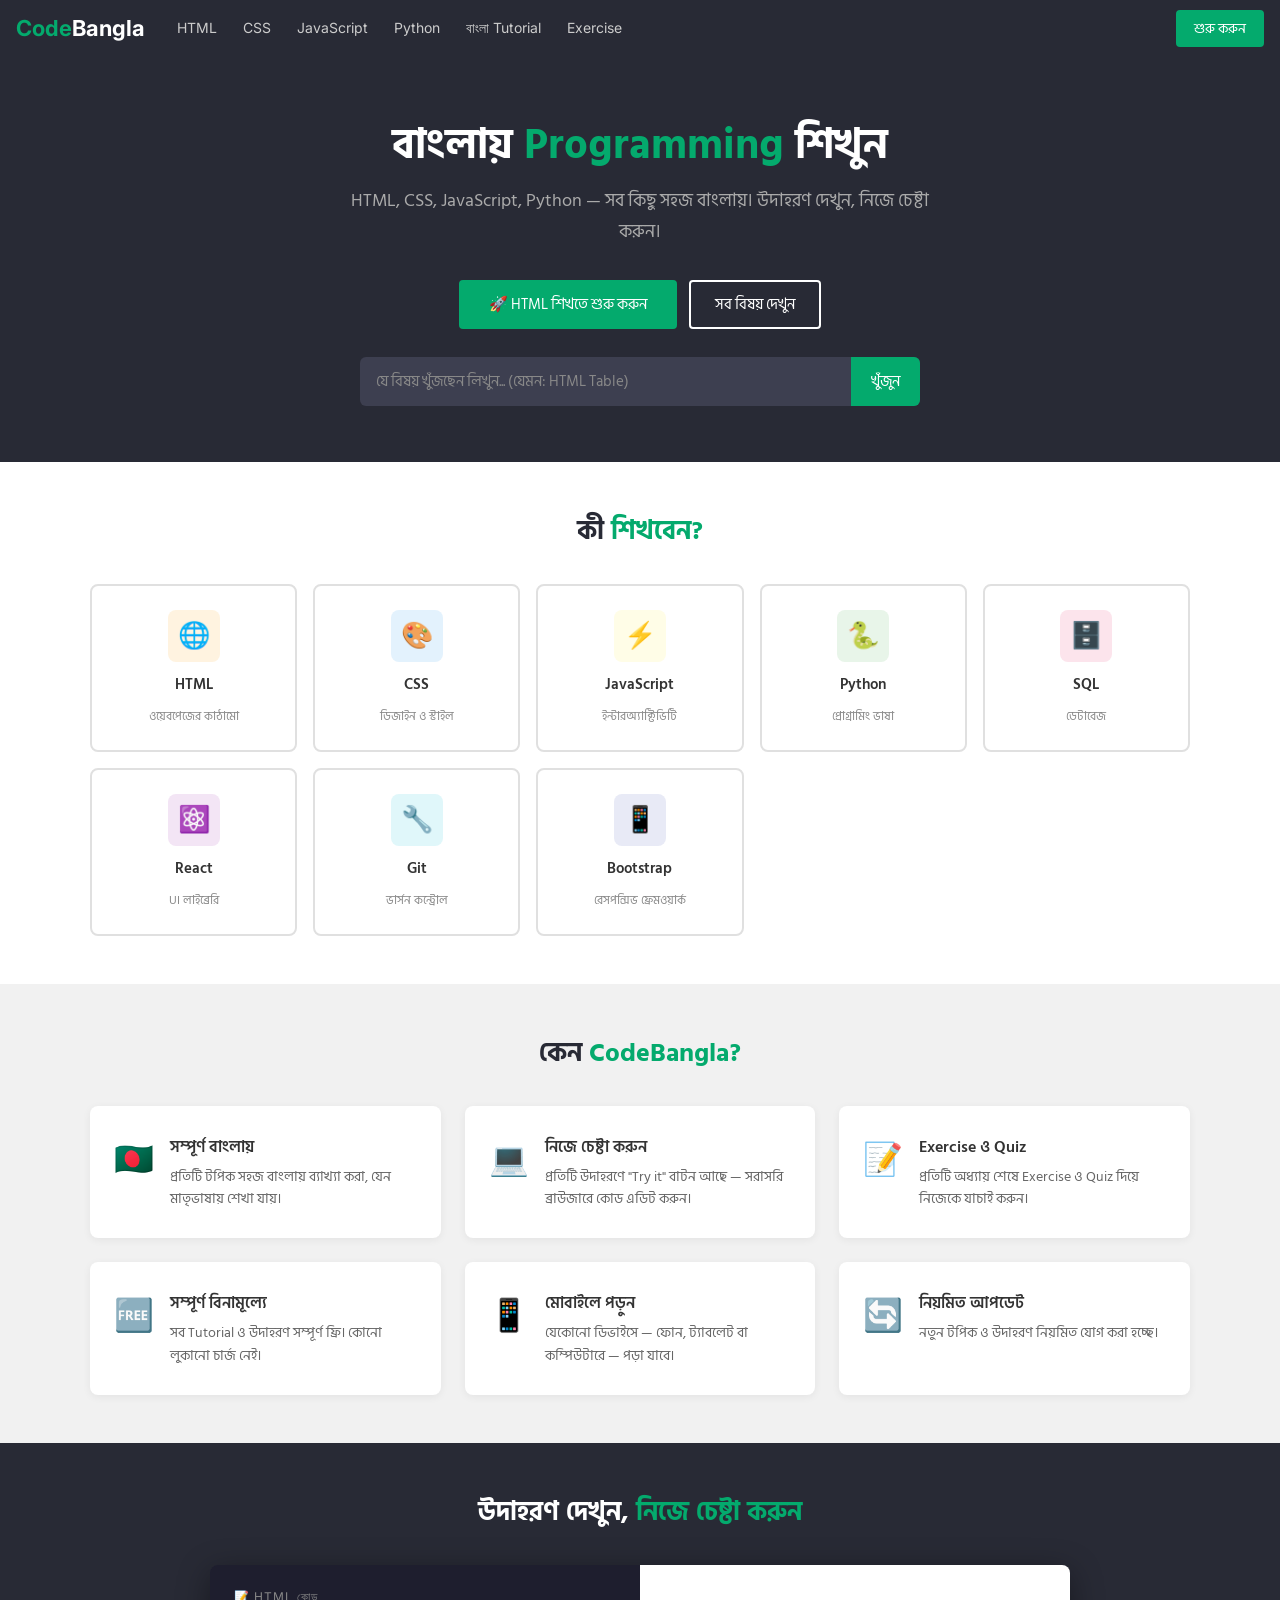
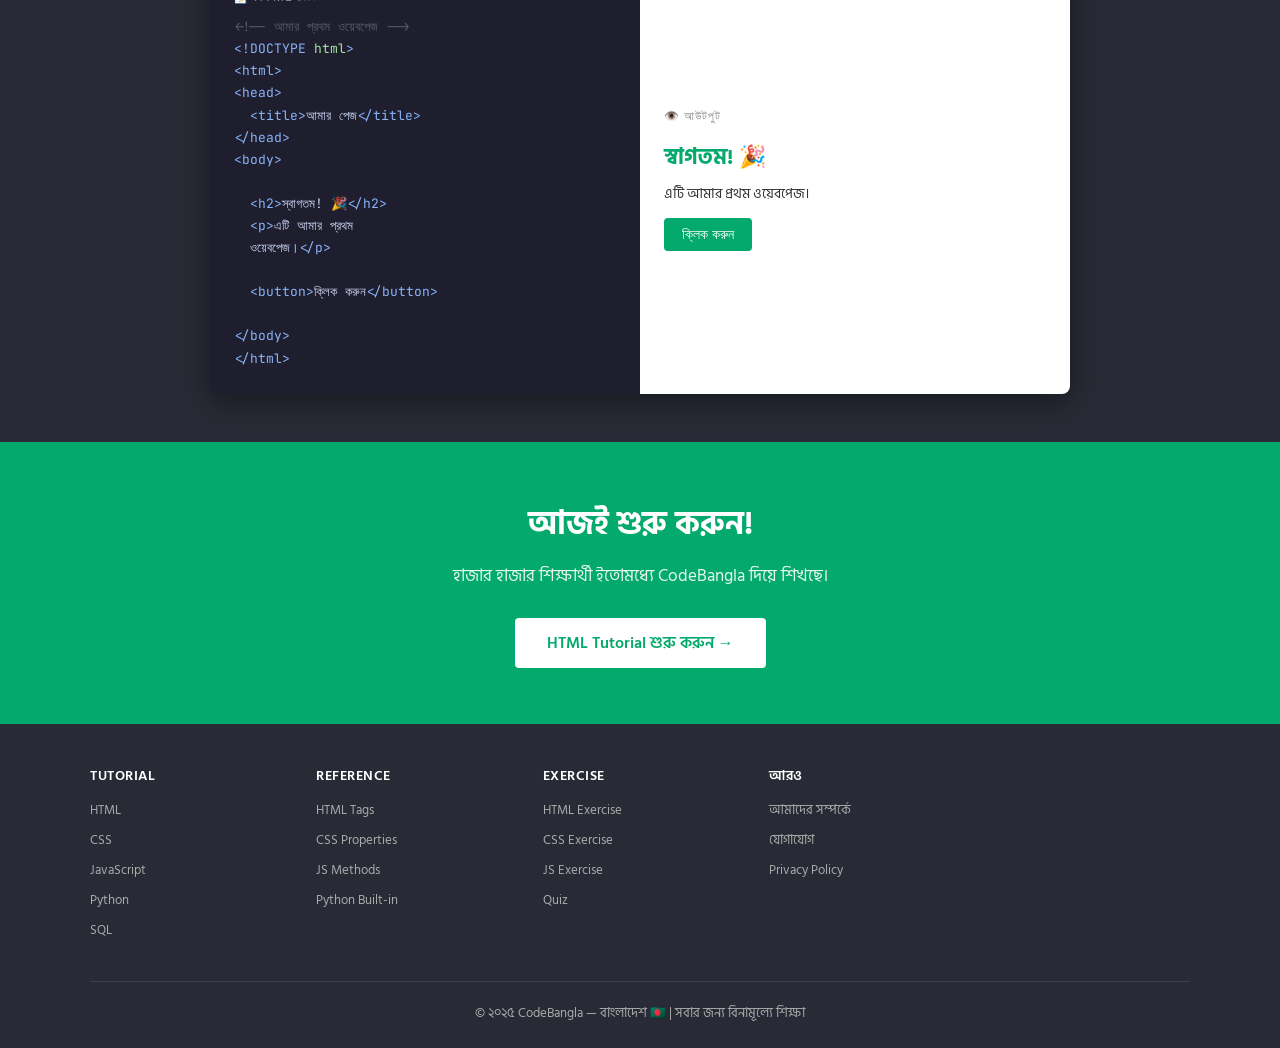
<file: 00-KiEdu-index.html>
<!DOCTYPE html>
<html lang="bn">

<head>
  <meta charset="UTF-8">
  <meta name="viewport" content="width=device-width, initial-scale=1.0">
  <title>CodeBangla - বাংলায় Programming শিখুন</title>
  <link
    href="https://fonts.googleapis.com/css2?family=Hind+Siliguri:wght@400;500;600;700&family=JetBrains+Mono:wght@400;600&family=Inter:wght@400;600;700&display=swap"
    rel="stylesheet">
  <link rel="stylesheet" href="00-KiEdu-style.css">
</head>

<body>

  <!-- TOP NAV -->
  <nav class="topnav">
    <a href="index.html" class="logo">Code<span>Bangla</span></a>
    <div class="nav-links">
      <a href="01-HTML-index.html">HTML</a>
      <a href="02-CSS-Combine.html">CSS</a>
      <a href="03-JS-Combine.html">JavaScript</a>
      <a href="#">Python</a>
      <a href="#">বাংলা Tutorial</a>
      <a href="#">Exercise</a>
    </div>
    <div class="nav-right">
      <a href="#" class="btn-green">শুরু করুন</a>
    </div>
  </nav>

  <!-- HERO -->
  <section class="hero">
    <h1>বাংলায় <span>Programming</span> শিখুন</h1>
    <p>HTML, CSS, JavaScript, Python — সব কিছু সহজ বাংলায়। উদাহরণ দেখুন, নিজে চেষ্টা করুন।</p>
    <div class="hero-btns">
      <a href="01-HTML-Content/H-index.html" class="btn-green-lg">🚀 HTML শিখতে শুরু করুন</a>
      <a href="#topics" class="btn-outline">সব বিষয় দেখুন</a>
    </div>
    <div class="search-bar">
      <input type="text" placeholder="যে বিষয় খুঁজছেন লিখুন... (যেমন: HTML Table)">
      <button>খুঁজুন</button>
    </div>
  </section>

  <!-- TOPICS -->
  <section class="section" id="topics">
    <h2 class="section-title">কী <span>শিখবেন?</span></h2>
    <div class="topics-grid">
      <a href="01-HTML-index.html" class="topic-card">
        <div class="topic-icon" style="background:#fff3e0;">🌐</div>
        <h3>HTML</h3>
        <p>ওয়েবপেজের কাঠামো</p>
      </a>
      <a href="02-CSS-Combine.html" class="topic-card">
        <div class="topic-icon" style="background:#e3f2fd;">🎨</div>
        <h3>CSS</h3>
        <p>ডিজাইন ও স্টাইল</p>
      </a>
      <a href="03-JS-Combine.html" class="topic-card">
        <div class="topic-icon" style="background:#fffde7;">⚡</div>
        <h3>JavaScript</h3>
        <p>ইন্টারঅ্যাক্টিভিটি</p>
      </a>
      <a href="#" class="topic-card">
        <div class="topic-icon" style="background:#e8f5e9;">🐍</div>
        <h3>Python</h3>
        <p>প্রোগ্রামিং ভাষা</p>
      </a>
      <a href="#" class="topic-card">
        <div class="topic-icon" style="background:#fce4ec;">🗄️</div>
        <h3>SQL</h3>
        <p>ডেটাবেজ</p>
      </a>
      <a href="#" class="topic-card">
        <div class="topic-icon" style="background:#f3e5f5;">⚛️</div>
        <h3>React</h3>
        <p>UI লাইব্রেরি</p>
      </a>
      <a href="#" class="topic-card">
        <div class="topic-icon" style="background:#e0f7fa;">🔧</div>
        <h3>Git</h3>
        <p>ভার্সন কন্ট্রোল</p>
      </a>
      <a href="#" class="topic-card">
        <div class="topic-icon" style="background:#e8eaf6;">📱</div>
        <h3>Bootstrap</h3>
        <p>রেসপন্সিভ ফ্রেমওয়ার্ক</p>
      </a>
    </div>
  </section>

  <!-- FEATURES -->
  <section class="section features-bg">
    <h2 class="section-title">কেন <span>CodeBangla?</span></h2>
    <div class="features-grid">
      <div class="feature-card">
        <div class="feature-icon">🇧🇩</div>
        <div>
          <h3>সম্পূর্ণ বাংলায়</h3>
          <p>প্রতিটি টপিক সহজ বাংলায় ব্যাখ্যা করা, যেন মাতৃভাষায় শেখা যায়।</p>
        </div>
      </div>
      <div class="feature-card">
        <div class="feature-icon">💻</div>
        <div>
          <h3>নিজে চেষ্টা করুন</h3>
          <p>প্রতিটি উদাহরণে "Try it" বাটন আছে — সরাসরি ব্রাউজারে কোড এডিট করুন।</p>
        </div>
      </div>
      <div class="feature-card">
        <div class="feature-icon">📝</div>
        <div>
          <h3>Exercise ও Quiz</h3>
          <p>প্রতিটি অধ্যায় শেষে Exercise ও Quiz দিয়ে নিজেকে যাচাই করুন।</p>
        </div>
      </div>
      <div class="feature-card">
        <div class="feature-icon">🆓</div>
        <div>
          <h3>সম্পূর্ণ বিনামূল্যে</h3>
          <p>সব Tutorial ও উদাহরণ সম্পূর্ণ ফ্রি। কোনো লুকানো চার্জ নেই।</p>
        </div>
      </div>
      <div class="feature-card">
        <div class="feature-icon">📱</div>
        <div>
          <h3>মোবাইলে পড়ুন</h3>
          <p>যেকোনো ডিভাইসে — ফোন, ট্যাবলেট বা কম্পিউটারে — পড়া যাবে।</p>
        </div>
      </div>
      <div class="feature-card">
        <div class="feature-icon">🔄</div>
        <div>
          <h3>নিয়মিত আপডেট</h3>
          <p>নতুন টপিক ও উদাহরণ নিয়মিত যোগ করা হচ্ছে।</p>
        </div>
      </div>
    </div>
  </section>

  <!-- CODE EXAMPLE -->
  <section class="code-section">
    <h2 class="section-title">উদাহরণ দেখুন, <span style="color:var(--green)">নিজে চেষ্টা করুন</span></h2>
    <div class="code-demo">
      <div class="code-pane">
        <div class="code-pane-header">📝 HTML কোড</div>
        <pre><span class="cm">&lt;!-- আমার প্রথম ওয়েবপেজ --&gt;</span>
<span class="tag">&lt;!DOCTYPE</span> <span class="attr">html</span><span class="tag">&gt;</span>
<span class="tag">&lt;html&gt;</span>
<span class="tag">&lt;head&gt;</span>
  <span class="tag">&lt;title&gt;</span>আমার পেজ<span class="tag">&lt;/title&gt;</span>
<span class="tag">&lt;/head&gt;</span>
<span class="tag">&lt;body&gt;</span>

  <span class="tag">&lt;h2&gt;</span>স্বাগতম! 🎉<span class="tag">&lt;/h2&gt;</span>
  <span class="tag">&lt;p&gt;</span>এটি আমার প্রথম
  ওয়েবপেজ।<span class="tag">&lt;/p&gt;</span>

  <span class="tag">&lt;button&gt;</span>ক্লিক করুন<span class="tag">&lt;/button&gt;</span>

<span class="tag">&lt;/body&gt;</span>
<span class="tag">&lt;/html&gt;</span></pre>
      </div>
      <div class="preview-pane">
        <div class="preview-pane-header">👁️ আউটপুট</div>
        <div class="preview-output">
          <h2>স্বাগতম! 🎉</h2>
          <p>এটি আমার প্রথম ওয়েবপেজ।</p>
          <button class="demo-btn" onclick="alert('আপনি ক্লিক করেছেন! 🎊')">ক্লিক করুন</button>
        </div>
      </div>
    </div>
  </section>

  <!-- CTA -->
  <section class="cta-section">
    <h2>আজই শুরু করুন!</h2>
    <p>হাজার হাজার শিক্ষার্থী ইতোমধ্যে CodeBangla দিয়ে শিখছে।</p>
    <a href="01-HTML-Content/H-index.html" class="btn-white">HTML Tutorial শুরু করুন →</a>
  </section>

  <!-- FOOTER -->
  <footer>
    <div class="footer-grid">
      <div class="footer-col">
        <h4>Tutorial</h4>
        <a href="01-HTML-index.html">HTML</a>
        <a href="02-CSS-Combine.html">CSS</a>
        <a href="03-JS-Combine.html">JavaScript</a>
        <a href="#">Python</a>
        <a href="#">SQL</a>
      </div>
      <div class="footer-col">
        <h4>Reference</h4>
        <a href="#">HTML Tags</a>
        <a href="#">CSS Properties</a>
        <a href="#">JS Methods</a>
        <a href="#">Python Built-in</a>
      </div>
      <div class="footer-col">
        <h4>Exercise</h4>
        <a href="#">HTML Exercise</a>
        <a href="#">CSS Exercise</a>
        <a href="#">JS Exercise</a>
        <a href="#">Quiz</a>
      </div>
      <div class="footer-col">
        <h4>আরও</h4>
        <a href="#">আমাদের সম্পর্কে</a>
        <a href="#">যোগাযোগ</a>
        <a href="#">Privacy Policy</a>
      </div>
    </div>
    <div class="footer-bottom">
      <p>© ২০২৫ CodeBangla — বাংলাদেশ 🇧🇩 | সবার জন্য বিনামূল্যে শিক্ষা</p>
    </div>
  </footer>

</body>

</html>
</file>
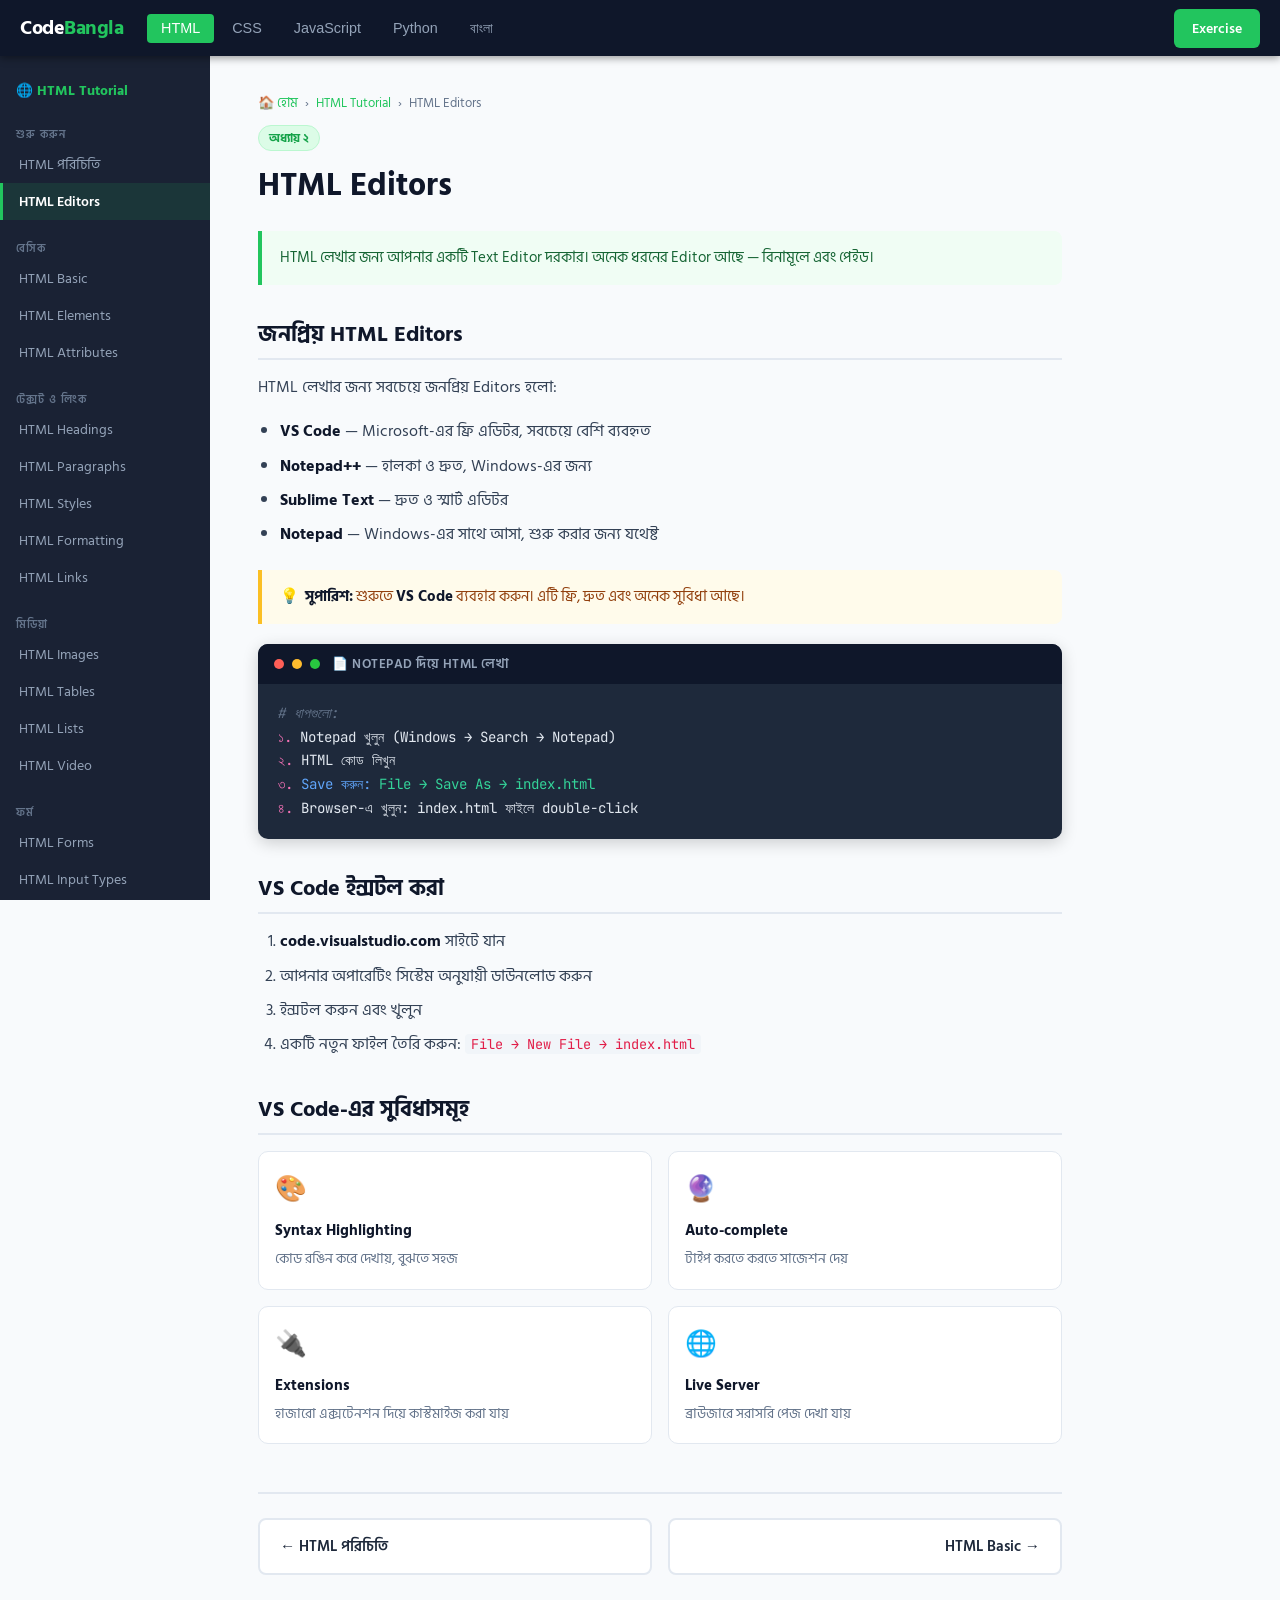
<file: 01-HTML-index.html>
<!DOCTYPE html>
<html lang="bn">
<head>
<meta charset="UTF-8">
<meta name="viewport" content="width=device-width, initial-scale=1.0">
<title>CodeBangla – HTML Tutorial</title>
<link href="https://fonts.googleapis.com/css2?family=Hind+Siliguri:wght@300;400;500;600;700&family=JetBrains+Mono:wght@400;600&display=swap" rel="stylesheet">
<link rel="stylesheet" href="01-HTML-style.css">
</head>
<body>

<!-- TOP NAV -->
<nav>
  <div class="logo">Code<span>Bangla</span></div>
  <div class="nav-tabs">
    <button class="nav-tab active">HTML</button>
    <button class="nav-tab">CSS</button>
    <button class="nav-tab">JavaScript</button>
    <button class="nav-tab">Python</button>
    <button class="nav-tab">বাংলা</button>
  </div>
  <div class="nav-right">
    <button class="btn-exercise">Exercise</button>
  </div>
</nav>

<!-- LAYOUT -->
<div class="layout">

<!-- SIDEBAR -->
<aside>
  <div class="sidebar-header">🌐 HTML Tutorial</div>

  <div class="sidebar-section">
    <div class="sidebar-section-title">শুরু করুন</div>
    <a class="sidebar-link" onclick="showPage('intro')">HTML পরিচিতি</a>
    <a class="sidebar-link active" onclick="showPage('editors')">HTML Editors</a>
  </div>

  <div class="sidebar-section">
    <div class="sidebar-section-title">বেসিক</div>
    <a class="sidebar-link" onclick="showPage('basic')">HTML Basic</a>
    <a class="sidebar-link" onclick="showPage('elements')">HTML Elements</a>
    <a class="sidebar-link" onclick="showPage('attributes')">HTML Attributes</a>
  </div>

  <div class="sidebar-section">
    <div class="sidebar-section-title">টেক্সট ও লিংক</div>
    <a class="sidebar-link" onclick="showPage('headings')">HTML Headings</a>
    <a class="sidebar-link" onclick="showPage('paragraphs')">HTML Paragraphs</a>
    <a class="sidebar-link" onclick="showPage('styles')">HTML Styles</a>
    <a class="sidebar-link" onclick="showPage('formatting')">HTML Formatting</a>
    <a class="sidebar-link" onclick="showPage('links')">HTML Links</a>
  </div>

  <div class="sidebar-section">
    <div class="sidebar-section-title">মিডিয়া</div>
    <a class="sidebar-link" onclick="showPage('images')">HTML Images</a>
    <a class="sidebar-link" onclick="showPage('tables')">HTML Tables</a>
    <a class="sidebar-link" onclick="showPage('lists')">HTML Lists</a>
    <a class="sidebar-link" onclick="showPage('video')">HTML Video</a>
  </div>

  <div class="sidebar-section">
    <div class="sidebar-section-title">ফর্ম</div>
    <a class="sidebar-link" onclick="showPage('forms')">HTML Forms</a>
    <a class="sidebar-link" onclick="showPage('input-types')">HTML Input Types</a>
    <a class="sidebar-link" onclick="showPage('form-elements')">Form Elements</a>
  </div>
</aside>

<!-- MAIN -->
<main>




  
<!-- ════════════════ PAGE: INTRO ════════════════ -->
<div class="page" id="page-intro">
  <div class="breadcrumb"><a>🏠 হোম</a> <span>›</span> <a>HTML Tutorial</a> <span>›</span> HTML পরিচিতি</div>
  <div class="chapter-badge">অধ্যায় ১</div>
  <h1>HTML পরিচিতি</h1>

  <div class="info-box">
    HTML হলো ওয়েব পেজ তৈরির মূল ভিত্তি। প্রতিটি ওয়েবসাইট HTML দিয়ে গঠিত।
  </div>

  <h2>HTML কী?</h2>
  <p><strong>HTML</strong> এর পূর্ণরূপ হলো <strong>HyperText Markup Language</strong>। এটি একটি মার্কআপ ল্যাঙ্গুয়েজ, প্রোগ্রামিং ল্যাঙ্গুয়েজ নয়। HTML ব্যবহার করে ওয়েব পেজের কাঠামো (structure) তৈরি করা হয়।</p>
  <ul>
    <li><strong>HyperText</strong> — লিংকের মাধ্যমে এক পেজ থেকে অন্য পেজে যাওয়া</li>
    <li><strong>Markup</strong> — ট্যাগ দিয়ে কন্টেন্টকে চিহ্নিত করা</li>
    <li><strong>Language</strong> — নির্দিষ্ট নিয়মে লেখার ভাষা</li>
  </ul>

  <h2>HTML কী কাজ করে?</h2>
  <p>একটি ওয়েবসাইটে তিনটি প্রধান প্রযুক্তি ব্যবহার হয়:</p>
  
  <div class="card-grid">
    <div class="card"><div class="card-icon">🏗️</div><h4>HTML</h4><p>কাঠামো তৈরি করে — হেডিং, প্যারাগ্রাফ, ছবি, লিংক</p></div>

    <div class="card"><div class="card-icon">🎨</div><h4>CSS</h4><p>সাজসজ্জা করে — রঙ, ফন্ট, লেআউট</p></div>

    <div class="card"><div class="card-icon">⚡</div><h4>JavaScript</h4><p>ইন্টারেক্টিভ করে — বাটন ক্লিক, অ্যানিমেশন</p></div>

    <div class="card"><div class="card-icon">🌐</div><h4>Browser</h4><p>HTML পড়ে ভিজ্যুয়াল পেজ দেখায়</p></div>
  </div>

  <h2>প্রথম HTML পেজ</h2>
  <div class="code-block">
    <div class="code-header"><div class="code-dot dot-red"></div><div class="code-dot dot-yellow"></div><div class="code-dot dot-green"></div><span class="code-title">index.html</span></div>
    <pre><span class="cmt">&lt;!-- এটি একটি HTML ডকুমেন্ট --&gt;</span>
<span class="tag">&lt;!DOCTYPE html&gt;</span>
<span class="tag">&lt;html&gt;</span>
  <span class="tag">&lt;head&gt;</span>
    <span class="tag">&lt;title&gt;</span><span class="txt">আমার প্রথম ওয়েবসাইট</span><span class="tag">&lt;/title&gt;</span>
  <span class="tag">&lt;/head&gt;</span>
  <span class="tag">&lt;body&gt;</span>
    <span class="tag">&lt;h1&gt;</span><span class="txt">হ্যালো বিশ্ব!</span><span class="tag">&lt;/h1&gt;</span>
    <span class="tag">&lt;p&gt;</span><span class="txt">এটি আমার প্রথম ওয়েব পেজ।</span><span class="tag">&lt;/p&gt;</span>
  <span class="tag">&lt;/body&gt;</span>
<span class="tag">&lt;/html&gt;</span></pre>
  </div>
  <div class="output-box">
    <div class="output-label">আউটপুট</div>
    <h2 style="margin:0 0 6px;color:#1e293b">হ্যালো বিশ্ব!</h2>
    <p style="margin:0">এটি আমার প্রথম ওয়েব পেজ।</p>
  </div>

  <h2>HTML ট্যাগের ব্যাখ্যা</h2>
  <table>
    <tr><th>ট্যাগ</th><th>কাজ</th></tr>
    <tr><td><code>&lt;!DOCTYPE html&gt;</code></td><td>এটি HTML5 ডকুমেন্ট বোঝায়</td></tr>
    <tr><td><code>&lt;html&gt;</code></td><td>পেজের শুরু ও শেষ নির্দেশ করে</td></tr>
    <tr><td><code>&lt;head&gt;</code></td><td>পেজের মেটা তথ্য রাখে (দেখা যায় না)</td></tr>
    <tr><td><code>&lt;title&gt;</code></td><td>ব্রাউজার ট্যাবে যে নাম দেখায়</td></tr>
    <tr><td><code>&lt;body&gt;</code></td><td>পেজে যা দেখায় সব এখানে থাকে</td></tr>
  </table>

  <div class="page-nav">
    <button class="page-nav-btn next" onclick="showPage('editors')">HTML Editors →</button>
  </div>
</div>





<!-- ════════════════ PAGE: EDITORS ════════════════ -->
<div class="page active" id="page-editors">
  <div class="breadcrumb"><a>🏠 হোম</a> <span>›</span> <a>HTML Tutorial</a> <span>›</span> HTML Editors</div>
  <div class="chapter-badge">অধ্যায় ২</div>
  <h1>HTML Editors</h1>

  <div class="info-box">
    HTML লেখার জন্য আপনার একটি Text Editor দরকার। অনেক ধরনের Editor আছে — বিনামূলে এবং পেইড।
  </div>

  <h2>জনপ্রিয় HTML Editors</h2>
  <p>HTML লেখার জন্য সবচেয়ে জনপ্রিয় Editors হলো:</p>
  <ul>
    <li><strong>VS Code</strong> — Microsoft-এর ফ্রি এডিটর, সবচেয়ে বেশি ব্যবহৃত</li>
    <li><strong>Notepad++</strong> — হালকা ও দ্রুত, Windows-এর জন্য</li>
    <li><strong>Sublime Text</strong> — দ্রুত ও স্মার্ট এডিটর</li>
    <li><strong>Notepad</strong> — Windows-এর সাথে আসা, শুরু করার জন্য যথেষ্ট</li>
  </ul>

  <div class="tip-box"><span class="tip-icon">💡</span><strong>সুপারিশ:</strong> শুরুতে <strong>VS Code</strong> ব্যবহার করুন। এটি ফ্রি, দ্রুত এবং অনেক সুবিধা আছে।</div>

  <div class="code-block">
    <div class="code-header"><div class="code-dot dot-red"></div><div class="code-dot dot-yellow"></div><div class="code-dot dot-green"></div><span class="code-title">📄 NOTEPAD দিয়ে HTML লেখা</span></div>
    <pre><span class="cmt"># ধাপগুলো:</span>
<span class="num">১.</span> <span class="txt">Notepad খুলুন (Windows → Search → Notepad)</span>
<span class="num">২.</span> <span class="txt">HTML কোড লিখুন</span>
<span class="num">৩.</span> <span class="kw">Save করুন:</span> <span class="str">File → Save As → index.html</span>
<span class="num">৪.</span> <span class="txt">Browser-এ খুলুন: index.html ফাইলে double-click</span></pre>
  </div>

  <h2>VS Code ইন্সটল করা</h2>
  <ol>
    <li><strong>code.visualstudio.com</strong> সাইটে যান</li>
    <li>আপনার অপারেটিং সিস্টেম অনুযায়ী ডাউনলোড করুন</li>
    <li>ইন্সটল করুন এবং খুলুন</li>
    <li>একটি নতুন ফাইল তৈরি করুন: <code>File → New File → index.html</code></li>
  </ol>

  <h2>VS Code-এর সুবিধাসমূহ</h2>
  <div class="card-grid">
    <div class="card"><div class="card-icon">🎨</div><h4>Syntax Highlighting</h4><p>কোড রঙিন করে দেখায়, বুঝতে সহজ</p></div>
    <div class="card"><div class="card-icon">🔮</div><h4>Auto-complete</h4><p>টাইপ করতে করতে সাজেশন দেয়</p></div>
    <div class="card"><div class="card-icon">🔌</div><h4>Extensions</h4><p>হাজারো এক্সটেনশন দিয়ে কাস্টমাইজ করা যায়</p></div>
    <div class="card"><div class="card-icon">🌐</div><h4>Live Server</h4><p>ব্রাউজারে সরাসরি পেজ দেখা যায়</p></div>
  </div>

  <div class="page-nav">
    <button class="page-nav-btn prev" onclick="showPage('intro')">← HTML পরিচিতি</button>
    <button class="page-nav-btn next" onclick="showPage('basic')">HTML Basic →</button>
  </div>
</div>

<!-- ════════════════ PAGE: BASIC ════════════════ -->
<div class="page" id="page-basic">
  <div class="breadcrumb"><a>🏠 হোম</a> <span>›</span> <a>HTML Tutorial</a> <span>›</span> HTML Basic</div>
  <div class="chapter-badge">অধ্যায় ৩</div>
  <h1>HTML Basic</h1>

  <div class="info-box">HTML-এর বেসিক স্ট্রাকচার শিখলে যেকোনো ওয়েবসাইট তৈরি করা সহজ হয়ে যায়।</div>

  <h2>HTML ডকুমেন্ট স্ট্রাকচার</h2>
  <p>প্রতিটি HTML ডকুমেন্টের একটি নির্দিষ্ট কাঠামো থাকে:</p>
  <div class="code-block">
    <div class="code-header"><div class="code-dot dot-red"></div><div class="code-dot dot-yellow"></div><div class="code-dot dot-green"></div><span class="code-title">index.html</span></div>
    <pre><span class="tag">&lt;!DOCTYPE html&gt;</span>        <span class="cmt">&lt;!-- HTML5 ডকুমেন্ট --&gt;</span>
<span class="tag">&lt;html <span class="attr">lang</span>=<span class="val">"bn"</span>&gt;</span>          <span class="cmt">&lt;!-- বাংলা ভাষা --&gt;</span>
  <span class="tag">&lt;head&gt;</span>
    <span class="tag">&lt;meta <span class="attr">charset</span>=<span class="val">"UTF-8"</span>&gt;</span>     <span class="cmt">&lt;!-- বাংলা সাপোর্ট --&gt;</span>
    <span class="tag">&lt;meta <span class="attr">name</span>=<span class="val">"viewport"</span> <span class="attr">content</span>=<span class="val">"width=device-width"</span>&gt;</span>
    <span class="tag">&lt;title&gt;</span><span class="txt">পেজের নাম</span><span class="tag">&lt;/title&gt;</span>
  <span class="tag">&lt;/head&gt;</span>
  <span class="tag">&lt;body&gt;</span>
    <span class="tag">&lt;h1&gt;</span><span class="txt">মূল শিরোনাম</span><span class="tag">&lt;/h1&gt;</span>
    <span class="tag">&lt;p&gt;</span><span class="txt">প্যারাগ্রাফ লেখা।</span><span class="tag">&lt;/p&gt;</span>
  <span class="tag">&lt;/body&gt;</span>
<span class="tag">&lt;/html&gt;</span></pre>
  </div>

  <h2>HTML ট্যাগ কী?</h2>
  <p>HTML ট্যাগ হলো ব্র্যাকেটের মধ্যে লেখা কীওয়ার্ড। বেশিরভাগ ট্যাগ জোড়ায় আসে:</p>
  <div class="code-block">
    <div class="code-header"><div class="code-dot dot-red"></div><div class="code-dot dot-yellow"></div><div class="code-dot dot-green"></div><span class="code-title">ট্যাগের গঠন</span></div>
    <pre><span class="tag">&lt;tagname&gt;</span><span class="txt"> কন্টেন্ট এখানে </span><span class="tag">&lt;/tagname&gt;</span>

<span class="cmt">&lt;!-- উদাহরণ --&gt;</span>
<span class="tag">&lt;p&gt;</span><span class="txt">এটি একটি প্যারাগ্রাফ।</span><span class="tag">&lt;/p&gt;</span>
<span class="tag">&lt;h1&gt;</span><span class="txt">বড় শিরোনাম</span><span class="tag">&lt;/h1&gt;</span>

<span class="cmt">&lt;!-- একা ট্যাগ (self-closing) --&gt;</span>
<span class="tag">&lt;br&gt;</span>      <span class="cmt">&lt;!-- লাইন ব্রেক --&gt;</span>
<span class="tag">&lt;hr&gt;</span>      <span class="cmt">&lt;!-- অনুভূমিক রেখা --&gt;</span>
<span class="tag">&lt;img&gt;</span>     <span class="cmt">&lt;!-- ছবি --&gt;</span></pre>
  </div>

  <h2>কমেন্ট লেখা</h2>
  <div class="code-block">
    <div class="code-header"><div class="code-dot dot-red"></div><div class="code-dot dot-yellow"></div><div class="code-dot dot-green"></div><span class="code-title">comment</span></div>
    <pre><span class="cmt">&lt;!-- এটি একটি কমেন্ট, ব্রাউজারে দেখা যায় না --&gt;</span>
<span class="tag">&lt;p&gt;</span><span class="txt">এটি প্যারাগ্রাফ।</span><span class="tag">&lt;/p&gt;</span>
<span class="cmt">&lt;!-- TODO: এখানে ছবি যোগ করতে হবে --&gt;</span></pre>
  </div>

  <div class="page-nav">
    <button class="page-nav-btn prev" onclick="showPage('editors')">← HTML Editors</button>
    <button class="page-nav-btn next" onclick="showPage('elements')">HTML Elements →</button>
  </div>
</div>

<!-- ════════════════ PAGE: ELEMENTS ════════════════ -->
<div class="page" id="page-elements">
  <div class="breadcrumb"><a>🏠 হোম</a> <span>›</span> <a>HTML Tutorial</a> <span>›</span> HTML Elements</div>
  <div class="chapter-badge">অধ্যায় ৪</div>
  <h1>HTML Elements</h1>

  <div class="info-box">HTML Element হলো শুরু ট্যাগ + কন্টেন্ট + শেষ ট্যাগের সমন্বয়।</div>

  <h2>Element কী?</h2>
  <div class="code-block">
    <div class="code-header"><div class="code-dot dot-red"></div><div class="code-dot dot-yellow"></div><div class="code-dot dot-green"></div><span class="code-title">element structure</span></div>
    <pre><span class="tag">&lt;p&gt;</span><span class="txt">আমি একটি প্যারাগ্রাফ।</span><span class="tag">&lt;/p&gt;</span>
<span class="cmt">  ↑              ↑              ↑</span>
<span class="cmt">শুরু ট্যাগ    কন্টেন্ট      শেষ ট্যাগ</span></pre>
  </div>

  <h2>Nested Elements (নেস্টেড)</h2>
  <p>একটি Element এর ভেতরে আরেকটি Element রাখাকে Nesting বলে:</p>
  <div class="code-block">
    <div class="code-header"><div class="code-dot dot-red"></div><div class="code-dot dot-yellow"></div><div class="code-dot dot-green"></div><span class="code-title">nested</span></div>
    <pre><span class="tag">&lt;body&gt;</span>
  <span class="tag">&lt;h1&gt;</span><span class="txt">শিরোনাম</span><span class="tag">&lt;/h1&gt;</span>
  <span class="tag">&lt;p&gt;</span>
    এটি একটি প্যারাগ্রাফ, এখানে
    <span class="tag">&lt;strong&gt;</span><span class="txt">বোল্ড টেক্সট</span><span class="tag">&lt;/strong&gt;</span> আছে।
  <span class="tag">&lt;/p&gt;</span>
<span class="tag">&lt;/body&gt;</span></pre>
  </div>

  <h2>সাধারণ HTML Elements</h2>
  <table>
    <tr><th>Element</th><th>বিবরণ</th><th>উদাহরণ</th></tr>
    <tr><td><code>&lt;h1&gt;–&lt;h6&gt;</code></td><td>শিরোনাম</td><td><code>&lt;h1&gt;শিরোনাম&lt;/h1&gt;</code></td></tr>
    <tr><td><code>&lt;p&gt;</code></td><td>প্যারাগ্রাফ</td><td><code>&lt;p&gt;লেখা&lt;/p&gt;</code></td></tr>
    <tr><td><code>&lt;a&gt;</code></td><td>লিংক</td><td><code>&lt;a href="#"&gt;লিংক&lt;/a&gt;</code></td></tr>
    <tr><td><code>&lt;img&gt;</code></td><td>ছবি</td><td><code>&lt;img src="photo.jpg"&gt;</code></td></tr>
    <tr><td><code>&lt;div&gt;</code></td><td>বিভাগ/কন্টেইনার</td><td><code>&lt;div&gt;...&lt;/div&gt;</code></td></tr>
    <tr><td><code>&lt;span&gt;</code></td><td>ইনলাইন কন্টেইনার</td><td><code>&lt;span&gt;টেক্সট&lt;/span&gt;</code></td></tr>
    <tr><td><code>&lt;br&gt;</code></td><td>লাইন ব্রেক</td><td><code>&lt;br&gt;</code></td></tr>
    <tr><td><code>&lt;hr&gt;</code></td><td>অনুভূমিক রেখা</td><td><code>&lt;hr&gt;</code></td></tr>
  </table>

  <div class="tip-box">💡 <strong>মনে রাখুন:</strong> সবসময় ট্যাগ সঠিকভাবে বন্ধ করুন। <code>&lt;p&gt;</code> খুললে <code>&lt;/p&gt;</code> দিয়ে বন্ধ করতে হবে।</div>

  <div class="page-nav">
    <button class="page-nav-btn prev" onclick="showPage('basic')">← HTML Basic</button>
    <button class="page-nav-btn next" onclick="showPage('attributes')">HTML Attributes →</button>
  </div>
</div>

<!-- ════════════════ PAGE: ATTRIBUTES ════════════════ -->
<div class="page" id="page-attributes">
  <div class="breadcrumb"><a>🏠 হোম</a> <span>›</span> <a>HTML Tutorial</a> <span>›</span> HTML Attributes</div>
  <div class="chapter-badge">অধ্যায় ৫</div>
  <h1>HTML Attributes</h1>
  <div class="info-box">Attributes হলো HTML Element-এর অতিরিক্ত তথ্য, যা শুরু ট্যাগে লেখা হয়।</div>

  <h2>Attribute-এর গঠন</h2>
  <div class="code-block">
    <div class="code-header"><div class="code-dot dot-red"></div><div class="code-dot dot-yellow"></div><div class="code-dot dot-green"></div><span class="code-title">attribute syntax</span></div>
    <pre><span class="tag">&lt;tagname <span class="attr">attribute</span>=<span class="val">"value"</span>&gt;</span><span class="txt">কন্টেন্ট</span><span class="tag">&lt;/tagname&gt;</span>

<span class="cmt">&lt;!-- উদাহরণ --&gt;</span>
<span class="tag">&lt;a <span class="attr">href</span>=<span class="val">"https://google.com"</span>&gt;</span><span class="txt">গুগলে যান</span><span class="tag">&lt;/a&gt;</span>
<span class="tag">&lt;img <span class="attr">src</span>=<span class="val">"photo.jpg"</span> <span class="attr">alt</span>=<span class="val">"ছবির বর্ণনা"</span>&gt;</span>
<span class="tag">&lt;p <span class="attr">style</span>=<span class="val">"color: red;"</span>&gt;</span><span class="txt">লাল লেখা</span><span class="tag">&lt;/p&gt;</span></pre>
  </div>

  <h2>গুরুত্বপূর্ণ Attributes</h2>
  <table>
    <tr><th>Attribute</th><th>কাজ</th><th>উদাহরণ</th></tr>
    <tr><td><code title="Hyperlink">href</code></td><td>লিংকের ঠিকানা</td><td><code>href="page.html"</code></td></tr>
    <tr><td><code title="Source">src</code></td><td>ছবি/ভিডিওর সোর্স</td><td><code>src="image.jpg"</code></td></tr>
    <tr><td><code title="Alternative">alt</code></td><td>ছবির বিকল্প টেক্সট</td><td><code>alt="ছবি নেই"</code></td></tr>
    <tr><td><code>style</code></td><td>ইনলাইন CSS</td><td><code>style="color:red"</code></td></tr>
    <tr><td><code title="Unique identity">id</code></td><td>ইউনিক পরিচয়</td><td><code>id="header"</code></td></tr>
    <tr><td><code title="Group identity">class</code></td><td>গ্রুপ পরিচয়</td><td><code>class="btn"</code></td></tr>
    <tr><td><code>target</code></td><td>লিংক কোথায় খুলবে</td><td><code>target="_blank"</code></td></tr>
    <tr><td><code>width/height</code></td><td>প্রস্থ/উচ্চতা</td><td><code>width="200"</code></td></tr>
  </table>

  <div class="page-nav">
    <button class="page-nav-btn prev" onclick="showPage('elements')">← HTML Elements</button>
    <button class="page-nav-btn next" onclick="showPage('headings')">HTML Headings →</button>
  </div>
</div>

<!-- ════════════════ PAGE: HEADINGS ════════════════ -->
<div class="page" id="page-headings">
  <div class="breadcrumb"><a>🏠 হোম</a> <span>›</span> <a>HTML Tutorial</a> <span>›</span> HTML Headings</div>
  <div class="chapter-badge">অধ্যায় ৬</div>
  <h1>HTML Headings</h1>
  <div class="info-box">HTML-এ ৬টি স্তরের শিরোনাম আছে — h1 থেকে h6 পর্যন্ত।</div>

  <h2>শিরোনামের উদাহরণ</h2>
  <div class="code-block">
    <div class="code-header"><div class="code-dot dot-red"></div><div class="code-dot dot-yellow"></div><div class="code-dot dot-green"></div><span class="code-title">headings.html</span></div>
    <pre><span class="tag">&lt;h1&gt;</span><span class="txt">শিরোনাম ১ — সবচেয়ে বড়</span><span class="tag">&lt;/h1&gt;</span>
<span class="tag">&lt;h2&gt;</span><span class="txt">শিরোনাম ২</span><span class="tag">&lt;/h2&gt;</span>
<span class="tag">&lt;h3&gt;</span><span class="txt">শিরোনাম ৩</span><span class="tag">&lt;/h3&gt;</span>
<span class="tag">&lt;h4&gt;</span><span class="txt">শিরোনাম ৪</span><span class="tag">&lt;/h4&gt;</span>
<span class="tag">&lt;h5&gt;</span><span class="txt">শিরোনাম ৫</span><span class="tag">&lt;/h5&gt;</span>
<span class="tag">&lt;h6&gt;</span><span class="txt">শিরোনাম ৬ — সবচেয়ে ছোট</span><span class="tag">&lt;/h6&gt;</span></pre>
  </div>
  <div class="output-box">
    <div class="output-label">আউটপুট</div>
    <h1 style="margin:4px 0;font-size:2em">শিরোনাম ১ — সবচেয়ে বড়</h1>
    <h2 style="margin:4px 0;font-size:1.5em;border:none;padding:0">শিরোনাম ২</h2>
    <h3 style="margin:4px 0;font-size:1.2em">শিরোনাম ৩</h3>
    <h4 style="margin:4px 0">শিরোনাম ৪</h4>
    <h5 style="margin:4px 0;font-size:.9em">শিরোনাম ৫</h5>
    <h6 style="margin:4px 0;font-size:.8em">শিরোনাম ৬ — সবচেয়ে ছোট</h6>
  </div>

  <div class="tip-box">💡<br>
    <code>&lt;h1&gt;</code>- Page title.<br>
    <code>&lt;h2&gt;</code>- Section titles.<br>
    <code>&lt;h3&gt;</code>- Sub-sections.<br>
    <code>and so on.</code>
  </div>


  <div class="tip-box">💡 প্রতিটি পেজে শুধু একটি <code>&lt;h1&gt;</code> থাকা উচিত। এটি SEO-র জন্য গুরুত্বপূর্ণ।</div>

  <div class="page-nav">
    <button class="page-nav-btn prev" onclick="showPage('attributes')">← HTML Attributes</button>
    <button class="page-nav-btn next" onclick="showPage('paragraphs')">HTML Paragraphs →</button>
  </div>
</div>

<!-- ════════════════ PAGE: PARAGRAPHS ════════════════ -->
<div class="page" id="page-paragraphs">
  <div class="breadcrumb"><a>🏠 হোম</a> <span>›</span> <a>HTML Tutorial</a> <span>›</span> HTML Paragraphs</div>
  <div class="chapter-badge">অধ্যায় ৭</div>
  <h1>HTML Paragraphs</h1>
  <div class="info-box"><code>&lt;p&gt;</code> এই ট্যাগ দিয়ে Paragraph প্রকাশ করা হয়। <code>&lt;p&gt;</code> যদি কোন ডকুমেন্টকে এক বা একধিক প্যারাগ্রাফে প্রকাশ করতে চাই তখন এই ট্যাগ ব্যবহার করব।</div>

  <div class="code-block">
    <div class="code-header"><div class="code-dot dot-red"></div><div class="code-dot dot-yellow"></div><div class="code-dot dot-green"></div><span class="code-title">paragraphs.html</span></div>
    <pre><span class="tag">&lt;html&gt;</span>
<span class="tag">&lt;body&gt;</span>
  <span class="tag">&lt;p&gt;</span><span class="txt">এটি প্রথম প্যারাগ্রাফ। HTML স্বয়ংক্রিয়ভাবে ফাঁকা জায়গা সরিয়ে দেয়।</span><span class="tag">&lt;/p&gt;</span>

<span class="tag">&lt;p&gt;</span><span class="txt">এটি দ্বিতীয় প্যারাগ্রাফ। প্যারাগ্রাফ আরো বড়ও হতে পারে।</span><span class="tag">&lt;/p&gt;</span>

<span class="cmt">&lt;!-- লাইন ব্রেক --&gt;</span>
<span class="tag">&lt;p&gt;</span><span class="txt">প্রথম লাইন।</span><span class="tag">&lt;br&gt;</span><span class="txt">দ্বিতীয় লাইন।</span><span class="tag">&lt;/p&gt;</span>

<span class="cmt">&lt;!-- অনুভূমিক রেখা --&gt;</span>
<span class="tag">&lt;hr&gt;</span></pre>
  </div>

  <h2>Pre Tag</h2>
  <p><code>&lt;pre&gt;</code> ট্যাগে লেখা হুবহু দেখায় (স্পেস, নিউলাইন সহ):</p>
  <div class="code-block">
    <div class="code-header"><div class="code-dot dot-red"></div><div class="code-dot dot-yellow"></div><div class="code-dot dot-green"></div><span class="code-title">pre tag</span></div>
    <pre><span class="tag">&lt;pre&gt;</span>
<span class="txt">  আমি     স্পেস দিয়ে
  লিখলাম।</span>
<span class="tag">&lt;/pre&gt;</span></pre>
  </div>

  <div class="page-nav">
    <button class="page-nav-btn prev" onclick="showPage('headings')">← HTML Headings</button>
    <button class="page-nav-btn next" onclick="showPage('styles')">HTML Styles →</button>
  </div>
</div>

<!-- ════════════════ PAGE: STYLES ════════════════ -->
<div class="page" id="page-styles">
  <div class="breadcrumb"><a>🏠 হোম</a> <span>›</span> <a>HTML Tutorial</a> <span>›</span> HTML Styles</div>
  <div class="chapter-badge">অধ্যায় ৮</div>
  <h1>HTML Styles</h1>
  <div class="info-box">HTML-এ <code>style</code> attribute দিয়ে সরাসরি CSS যোগ করা যায়।</div>

  <h2>Inline Style</h2>
  <div class="code-block">
    <div class="code-header"><div class="code-dot dot-red"></div><div class="code-dot dot-yellow"></div><div class="code-dot dot-green"></div><span class="code-title">inline style</span></div>
    <pre><span class="tag">&lt;p <span class="attr">style</span>=<span class="val">"color: blue;"</span>&gt;</span><span class="txt">নীল লেখা</span><span class="tag">&lt;/p&gt;</span>
<span class="tag">&lt;p <span class="attr">style</span>=<span class="val">"color: red; font-size: 20px;"</span>&gt;</span><span class="txt">লাল বড় লেখা</span><span class="tag">&lt;/p&gt;</span>
<span class="tag">&lt;p <span class="attr">style</span>=<span class="val">"background-color: yellow;"</span>&gt;</span><span class="txt">হলুদ ব্যাকগ্রাউন্ড</span><span class="tag">&lt;/p&gt;</span>
<span class="tag">&lt;p <span class="attr">style</span>=<span class="val">"font-family: Arial; text-align: center;"</span>&gt;</span><span class="txt">মাঝে</span><span class="tag">&lt;/p&gt;</span></pre>
  </div>

  <div class="output-box">
    <div class="output-label">আউটপুট</div>
    <p style="color:blue;margin:4px 0">নীল লেখা</p>
    <p style="color:red;font-size:20px;margin:4px 0">লাল বড় লেখা</p>
    <p style="background-color:yellow;margin:4px 0;padding:2px 6px;display:inline-block">হলুদ ব্যাকগ্রাউন্ড</p>
    <p style="text-align:center;margin:4px 0">মাঝে</p>
  </div>

  <h2>Internal Style (head-এ)</h2>
  <div class="code-block">
    <div class="code-header"><div class="code-dot dot-red"></div><div class="code-dot dot-yellow"></div><div class="code-dot dot-green"></div><span class="code-title">internal CSS</span></div>
    <pre><span class="tag">&lt;head&gt;</span>
  <span class="tag">&lt;style&gt;</span>
    <span class="kw">body</span> { <span class="attr">background-color</span>: <span class="val">#f0f0f0</span>; }
    <span class="kw">h1</span>   { <span class="attr">color</span>: <span class="val">green</span>; }
    <span class="kw">p</span>    { <span class="attr">font-size</span>: <span class="val">16px</span>; }
  <span class="tag">&lt;/style&gt;</span>
<span class="tag">&lt;/head&gt;</span></pre>
  </div>

  <div class="page-nav">
    <button class="page-nav-btn prev" onclick="showPage('paragraphs')">← HTML Paragraphs</button>
    <button class="page-nav-btn next" onclick="showPage('formatting')">HTML Formatting →</button>
  </div>
</div>

<!-- ════════════════ PAGE: FORMATTING ════════════════ -->
<div class="page" id="page-formatting">
  <div class="breadcrumb"><a>🏠 হোম</a> <span>›</span> <a>HTML Tutorial</a> <span>›</span> HTML Formatting</div>
  <div class="chapter-badge">অধ্যায় ৯</div>
  <h1>HTML Formatting</h1>
  <div class="info-box">HTML-এ টেক্সট ফরম্যাটিংয়ের জন্য বিভিন্ন ট্যাগ আছে।</div>

  <div class="code-block">
    <div class="code-header"><div class="code-dot dot-red"></div><div class="code-dot dot-yellow"></div><div class="code-dot dot-green"></div><span class="code-title">formatting.html</span></div>
    <pre><span class="tag">&lt;b&gt;</span><span class="txt">বোল্ড</span><span class="tag">&lt;/b&gt;</span>              <span class="cmt">&lt;!-- Bold Text --&gt;</span>
<span class="tag">&lt;strong&gt;</span><span class="txt">গুরুত্বপূর্ণ</span><span class="tag">&lt;/strong&gt;</span>  <span class="cmt">&lt;!-- Important Text --&gt;</span>
<span class="tag">&lt;i&gt;</span><span class="txt">ইটালিক</span><span class="tag">&lt;/i&gt;</span>
<span class="tag">&lt;em&gt;</span><span class="txt">জোর দেওয়া</span><span class="tag">&lt;/em&gt;</span>
<span class="tag">&lt;u&gt;</span><span class="txt">আন্ডারলাইন</span><span class="tag">&lt;/u&gt;</span>
<span class="tag">&lt;mark&gt;</span><span class="txt">হাইলাইট</span><span class="tag">&lt;/mark&gt;</span>
<span class="tag">&lt;del&gt;</span><span class="txt">মুছে ফেলা</span><span class="tag">&lt;/del&gt;</span>
<span class="tag">&lt;ins&gt;</span><span class="txt">যোগ করা</span><span class="tag">&lt;/ins&gt;</span>
<span class="tag">&lt;sub&gt;</span><span class="txt">সাব</span><span class="tag">&lt;/sub&gt;</span> এবং <span class="tag">&lt;sup&gt;</span><span class="txt">সুপার</span><span class="tag">&lt;/sup&gt;</span>
<span class="tag">&lt;small&gt;</span><span class="txt">ছোট লেখা</span><span class="tag">&lt;/small&gt;</span></pre>
  </div>

  <div class="output-box">
    <div class="output-label">আউটপুট</div>
    <p><b>বোল্ড</b> | <strong>গুরুত্বপূর্ণ</strong> | <i>ইটালিক</i> | <em>জোর দেওয়া</em></p>
    <p><u>আন্ডারলাইন</u> | <mark>হাইলাইট</mark> | <del>মুছে ফেলা</del> | <ins>যোগ করা</ins></p>
    <p>H<sub>2</sub>O এবং E=mc<sup>2</sup> | <small>ছোট লেখা</small></p>
  </div>

  <div class="page-nav">
    <button class="page-nav-btn prev" onclick="showPage('styles')">← HTML Styles</button>
    <button class="page-nav-btn next" onclick="showPage('links')">HTML Links →</button>
  </div>
</div>

<!-- ════════════════ PAGE: LINKS ════════════════ -->
<div class="page" id="page-links">
  <div class="breadcrumb"><a>🏠 হোম</a> <span>›</span> <a>HTML Tutorial</a> <span>›</span> HTML Links</div>
  <div class="chapter-badge">অধ্যায় ১০</div>
  <h1>HTML Links</h1>
  <div class="info-box"><code>&lt;a&gt;</code> ট্যাগ দিয়ে লিংক তৈরি হয়। <code>href</code> attribute-এ লিংকের ঠিকানা দিতে হয়।</div>

  <div class="code-block">
    <div class="code-header"><div class="code-dot dot-red"></div><div class="code-dot dot-yellow"></div><div class="code-dot dot-green"></div><span class="code-title">links.html</span></div>
    <pre><span class="cmt">&lt;!-- বাইরের সাইটে লিংক --&gt;</span>
<span class="tag">&lt;a <span class="attr">href</span>=<span class="val">"https://google.com"</span>&gt;</span><span class="txt">গুগল</span><span class="tag">&lt;/a&gt;</span>

<span class="cmt">&lt;!-- নতুন ট্যাবে খুলবে --&gt;</span>
<span class="tag">&lt;a <span class="attr">href</span>=<span class="val">"https://google.com"</span> <span class="attr">target</span>=<span class="val">"_blank"</span>&gt;</span><span class="txt">নতুন ট্যাবে খুলুন</span><span class="tag">&lt;/a&gt;</span>

<span class="cmt">&lt;!-- একই পেজের ভেতরে --&gt;</span>
<span class="tag">&lt;a <span class="attr">href</span>=<span class="val">"#section1"</span>&gt;</span><span class="txt">সেকশন ১-এ যান</span><span class="tag">&lt;/a&gt;</span>

<span class="cmt">&lt;!-- ইমেইল লিংক --&gt;</span>
<span class="tag">&lt;a <span class="attr">href</span>=<span class="val">"mailto:info@example.com"</span>&gt;</span><span class="txt">ইমেইল করুন</span><span class="tag">&lt;/a&gt;</span>

<span class="cmt">&lt;!-- ফোন লিংক --&gt;</span>
<span class="tag">&lt;a <span class="attr">href</span>=<span class="val">"tel:+8801234567890"</span>&gt;</span><span class="txt">ফোন করুন</span><span class="tag">&lt;/a&gt;</span>

<span class="cmt">&lt;!-- ছবিতে লিংক --&gt;</span>
<span class="tag">&lt;a <span class="attr">href</span>=<span class="val">"page.html"</span>&gt;</span>
  <span class="tag">&lt;img <span class="attr">src</span>=<span class="val">"logo.png"</span> <span class="attr">alt</span>=<span class="val">"লোগো"</span>&gt;</span>
<span class="tag">&lt;/a&gt;</span></pre>
  </div>

  <h2>Target Attribute</h2>
  <table>
    <tr><th>মান</th><th>কাজ</th></tr>
    <tr><td><code>_blank</code></td><td>নতুন ট্যাব/উইন্ডোতে খুলবে</td></tr>
    <tr><td><code>_self</code></td><td>একই ট্যাবে খুলবে (ডিফল্ট)</td></tr>
    <tr><td><code>_parent</code></td><td>প্যারেন্ট ফ্রেমে খুলবে</td></tr>
    <tr><td><code>_top</code></td><td>সম্পূর্ণ উইন্ডোতে খুলবে</td></tr>
  </table>

  <div class="page-nav">
    <button class="page-nav-btn prev" onclick="showPage('formatting')">← HTML Formatting</button>
    <button class="page-nav-btn next" onclick="showPage('images')">HTML Images →</button>
  </div>
</div>

<!-- ════════════════ PAGE: IMAGES ════════════════ -->
<div class="page" id="page-images">
  <div class="breadcrumb"><a>🏠 হোম</a> <span>›</span> <a>HTML Tutorial</a> <span>›</span> HTML Images</div>
  <div class="chapter-badge">অধ্যায় ১১</div>
  <h1>HTML Images</h1>
  <div class="info-box"><code>&lt;img&gt;</code> ট্যাগ দিয়ে ছবি যোগ করা হয়। এটি একটি self-closing ট্যাগ।</div>

  <div class="code-block">
    <div class="code-header"><div class="code-dot dot-red"></div><div class="code-dot dot-yellow"></div><div class="code-dot dot-green"></div><span class="code-title">images.html</span></div>
    <pre><span class="cmt">&lt;!-- সাধারণ ছবি --&gt;</span>
<span class="tag">&lt;img <span class="attr">src</span>=<span class="val">"photo.jpg"</span> <span class="attr">alt</span>=<span class="val">"একটি ছবি"</span>&gt;</span>

<span class="cmt">&lt;!-- সাইজ সহ --&gt;</span>
<span class="tag">&lt;img <span class="attr">src</span>=<span class="val">"photo.jpg"</span> <span class="attr">alt</span>=<span class="val">"ছবি"</span> <span class="attr">width</span>=<span class="val">"300"</span> <span class="attr">height</span>=<span class="val">"200"</span>&gt;</span>

<span class="cmt">&lt;!-- ইন্টারনেট থেকে ছবি --&gt;</span>
<span class="tag">&lt;img <span class="attr">src</span>=<span class="val">"https://example.com/img.png"</span> <span class="attr">alt</span>=<span class="val">"অনলাইন ছবি"</span>&gt;</span>

<span class="cmt">&lt;!-- CSS দিয়ে স্টাইল --&gt;</span>
<span class="tag">&lt;img <span class="attr">src</span>=<span class="val">"photo.jpg"</span> <span class="attr">style</span>=<span class="val">"border-radius: 50%; width: 100px;"</span>&gt;</span></pre>
  </div>

  <h2>গুরুত্বপূর্ণ Attributes</h2>
  <table>
    <tr><th>Attribute</th><th>কাজ</th></tr>
    <tr><td><code>src</code></td><td>ছবির পাথ বা URL (আবশ্যিক)</td></tr>
    <tr><td><code>alt</code></td><td>ছবি না দেখালে এই টেক্সট দেখায় (আবশ্যিক)</td></tr>
    <tr><td><code>width</code></td><td>ছবির প্রস্থ (pixel)</td></tr>
    <tr><td><code>height</code></td><td>ছবির উচ্চতা (pixel)</td></tr>
    <tr><td><code>title</code></td><td>হোভার করলে টুলটিপ দেখায়</td></tr>
  </table>

  <div class="warn-box">⚠️ <strong>সতর্কতা:</strong> সবসময় <code>alt</code> attribute দিন। এটি accessibility এবং SEO-র জন্য জরুরি।</div>

  <div class="page-nav">
    <button class="page-nav-btn prev" onclick="showPage('links')">← HTML Links</button>
    <button class="page-nav-btn next" onclick="showPage('tables')">HTML Tables →</button>
  </div>
</div>

<!-- ════════════════ PAGE: TABLES ════════════════ -->
<div class="page" id="page-tables">
  <div class="breadcrumb"><a>🏠 হোম</a> <span>›</span> <a>HTML Tutorial</a> <span>›</span> HTML Tables</div>
  <div class="chapter-badge">অধ্যায় ১২</div>
  <h1>HTML Tables</h1>
  <div class="info-box">টেবিল দিয়ে সারি ও কলামে তথ্য সাজানো যায়।</div>

  <div class="code-block">
    <div class="code-header"><div class="code-dot dot-red"></div><div class="code-dot dot-yellow"></div><div class="code-dot dot-green"></div><span class="code-title">table.html</span></div>
    <pre><span class="tag">&lt;table <span class="attr">border</span>=<span class="val">"1"</span>&gt;</span>
  <span class="tag">&lt;thead&gt;</span>
    <span class="tag">&lt;tr&gt;</span>
      <span class="tag">&lt;th&gt;</span><span class="txt">নাম</span><span class="tag">&lt;/th&gt;</span>
      <span class="tag">&lt;th&gt;</span><span class="txt">বয়স</span><span class="tag">&lt;/th&gt;</span>
      <span class="tag">&lt;th&gt;</span><span class="txt">শহর</span><span class="tag">&lt;/th&gt;</span>
    <span class="tag">&lt;/tr&gt;</span>
  <span class="tag">&lt;/thead&gt;</span>
  <span class="tag">&lt;tbody&gt;</span>
    <span class="tag">&lt;tr&gt;</span>
      <span class="tag">&lt;td&gt;</span><span class="txt">রাহেলা</span><span class="tag">&lt;/td&gt;</span>
      <span class="tag">&lt;td&gt;</span><span class="txt">২৫</span><span class="tag">&lt;/td&gt;</span>
      <span class="tag">&lt;td&gt;</span><span class="txt">ঢাকা</span><span class="tag">&lt;/td&gt;</span>
    <span class="tag">&lt;/tr&gt;</span>
    <span class="tag">&lt;tr&gt;</span>
      <span class="tag">&lt;td&gt;</span><span class="txt">করিম</span><span class="tag">&lt;/td&gt;</span>
      <span class="tag">&lt;td&gt;</span><span class="txt">৩০</span><span class="tag">&lt;/td&gt;</span>
      <span class="tag">&lt;td&gt;</span><span class="txt">চট্টগ্রাম</span><span class="tag">&lt;/td&gt;</span>
    <span class="tag">&lt;/tr&gt;</span>
  <span class="tag">&lt;/tbody&gt;</span>
<span class="tag">&lt;/table&gt;</span></pre>
  </div>

  <h2>টেবিল Tags</h2>
  <table>
    <tr><th>ট্যাগ</th><th>কাজ</th></tr>
    <tr><td><code>&lt;table&gt;</code></td><td>টেবিল শুরু করে</td></tr>
    <tr><td><code>&lt;thead&gt;</code></td><td>টেবিলের হেডার অংশ</td></tr>
    <tr><td><code>&lt;tbody&gt;</code></td><td>টেবিলের মূল তথ্য অংশ</td></tr>
    <tr><td><code>&lt;tr&gt;</code></td><td>Table Row — একটি সারি</td></tr>
    <tr><td><code>&lt;th&gt;</code></td><td>Table Header Cell — বোল্ড ও মাঝে</td></tr>
    <tr><td><code>&lt;td&gt;</code></td><td>Table Data Cell — সাধারণ ঘর</td></tr>
    <tr><td><code>colspan</code></td><td>কয়েকটি কলাম জুড়ে</td></tr>
    <tr><td><code>rowspan</code></td><td>কয়েকটি সারি জুড়ে</td></tr>
  </table>

  <div class="page-nav">
    <button class="page-nav-btn prev" onclick="showPage('images')">← HTML Images</button>
    <button class="page-nav-btn next" onclick="showPage('lists')">HTML Lists →</button>
  </div>
</div>

<!-- ════════════════ PAGE: LISTS ════════════════ -->
<div class="page" id="page-lists">
  <div class="breadcrumb"><a>🏠 হোম</a> <span>›</span> <a>HTML Tutorial</a> <span>›</span> HTML Lists</div>
  <div class="chapter-badge">অধ্যায় ১৩</div>
  <h1>HTML Lists</h1>
  <div class="info-box">HTML-এ তিন ধরনের লিস্ট আছে: Unordered, Ordered এবং Description List।</div>

  <div class="code-block">
    <div class="code-header"><div class="code-dot dot-red"></div><div class="code-dot dot-yellow"></div><div class="code-dot dot-green"></div><span class="code-title">lists.html</span></div>
    <pre><span class="cmt">&lt;!-- বুলেট লিস্ট --&gt;</span>
<span class="tag">&lt;ul&gt;</span>
  <span class="tag">&lt;li&gt;</span><span class="txt">আম</span><span class="tag">&lt;/li&gt;</span>
  <span class="tag">&lt;li&gt;</span><span class="txt">কাঁঠাল</span><span class="tag">&lt;/li&gt;</span>
  <span class="tag">&lt;li&gt;</span><span class="txt">লিচু</span><span class="tag">&lt;/li&gt;</span>
<span class="tag">&lt;/ul&gt;</span>

<span class="cmt">&lt;!-- নম্বর লিস্ট --&gt;</span>
<span class="tag">&lt;ol&gt;</span>
  <span class="tag">&lt;li&gt;</span><span class="txt">প্রথম ধাপ</span><span class="tag">&lt;/li&gt;</span>
  <span class="tag">&lt;li&gt;</span><span class="txt">দ্বিতীয় ধাপ</span><span class="tag">&lt;/li&gt;</span>
  <span class="tag">&lt;li&gt;</span><span class="txt">তৃতীয় ধাপ</span><span class="tag">&lt;/li&gt;</span>
<span class="tag">&lt;/ol&gt;</span>

<span class="cmt">&lt;!-- বর্ণনা লিস্ট --&gt;</span>
<span class="tag">&lt;dl&gt;</span>
  <span class="tag">&lt;dt&gt;</span><span class="txt">HTML</span><span class="tag">&lt;/dt&gt;</span>
  <span class="tag">&lt;dd&gt;</span><span class="txt">ওয়েব পেজের কাঠামো তৈরি করে</span><span class="tag">&lt;/dd&gt;</span>
  <span class="tag">&lt;dt&gt;</span><span class="txt">CSS</span><span class="tag">&lt;/dt&gt;</span>
  <span class="tag">&lt;dd&gt;</span><span class="txt">ওয়েব পেজ সাজায়</span><span class="tag">&lt;/dd&gt;</span>
<span class="tag">&lt;/dl&gt;</span></pre>
  </div>

  <div class="output-box">
    <div class="output-label">আউটপুট</div>
    <div style="display:flex;gap:40px;flex-wrap:wrap">
      <div><strong>Unordered:</strong><ul><li>আম</li><li>কাঁঠাল</li><li>লিচু</li></ul></div>
      <div><strong>Ordered:</strong><ol><li>প্রথম ধাপ</li><li>দ্বিতীয় ধাপ</li><li>তৃতীয় ধাপ</li></ol></div>
    </div>
  </div>

  <div class="page-nav">
    <button class="page-nav-btn prev" onclick="showPage('tables')">← HTML Tables</button>
    <button class="page-nav-btn next" onclick="showPage('video')">HTML Video →</button>
  </div>
</div>

<!-- ════════════════ PAGE: VIDEO ════════════════ -->
<div class="page" id="page-video">
  <div class="breadcrumb"><a>🏠 হোম</a> <span>›</span> <a>HTML Tutorial</a> <span>›</span> HTML Video</div>
  <div class="chapter-badge">অধ্যায় ১৪</div>
  <h1>HTML Video</h1>
  <div class="info-box">HTML5 থেকে <code>&lt;video&gt;</code> ট্যাগ দিয়ে সহজেই ভিডিও যোগ করা যায়।</div>

  <div class="code-block">
    <div class="code-header"><div class="code-dot dot-red"></div><div class="code-dot dot-yellow"></div><div class="code-dot dot-green"></div><span class="code-title">video.html</span></div>
    <pre><span class="cmt">&lt;!-- সাধারণ ভিডিও --&gt;</span>
<span class="tag">&lt;video <span class="attr">width</span>=<span class="val">"400"</span> <span class="attr">controls</span>&gt;</span>
  <span class="tag">&lt;source <span class="attr">src</span>=<span class="val">"video.mp4"</span> <span class="attr">type</span>=<span class="val">"video/mp4"</span>&gt;</span>
  <span class="txt">আপনার ব্রাউজার ভিডিও সাপোর্ট করে না।</span>
<span class="tag">&lt;/video&gt;</span>

<span class="cmt">&lt;!-- অটোপ্লে ও মিউটেড --&gt;</span>
<span class="tag">&lt;video <span class="attr">autoplay</span> <span class="attr">muted</span> <span class="attr">loop</span> <span class="attr">width</span>=<span class="val">"400"</span>&gt;</span>
  <span class="tag">&lt;source <span class="attr">src</span>=<span class="val">"video.mp4"</span> <span class="attr">type</span>=<span class="val">"video/mp4"</span>&gt;</span>
<span class="tag">&lt;/video&gt;</span>

<span class="cmt">&lt;!-- YouTube Embed --&gt;</span>
<span class="tag">&lt;iframe <span class="attr">width</span>=<span class="val">"560"</span> <span class="attr">height</span>=<span class="val">"315"</span>
  <span class="attr">src</span>=<span class="val">"https://www.youtube.com/embed/VIDEO_ID"</span>
  <span class="attr">allowfullscreen</span>&gt;</span>
<span class="tag">&lt;/iframe&gt;</span></pre>
  </div>

  <h2>Video Attributes</h2>
  <table>
    <tr><th>Attribute</th><th>কাজ</th></tr>
    <tr><td><code>controls</code></td><td>প্লে, পজ, ভলিউম বাটন দেখায়</td></tr>
    <tr><td><code>autoplay</code></td><td>পেজ লোড হলে স্বয়ংক্রিয়ভাবে চালু হয়</td></tr>
    <tr><td><code>muted</code></td><td>শব্দ বন্ধ থাকে</td></tr>
    <tr><td><code>loop</code></td><td>বারবার চলতে থাকে</td></tr>
    <tr><td><code>poster</code></td><td>ভিডিও চালুর আগে থাম্বনেইল</td></tr>
  </table>

  <div class="page-nav">
    <button class="page-nav-btn prev" onclick="showPage('lists')">← HTML Lists</button>
    <button class="page-nav-btn next" onclick="showPage('forms')">HTML Forms →</button>
  </div>
</div>

<!-- ════════════════ PAGE: FORMS ════════════════ -->
<div class="page" id="page-forms">
  <div class="breadcrumb"><a>🏠 হোম</a> <span>›</span> <a>HTML Tutorial</a> <span>›</span> HTML Forms</div>
  <div class="chapter-badge">অধ্যায় ১৫</div>
  <h1>HTML Forms</h1>
  <div class="info-box">Form দিয়ে ব্যবহারকারী থেকে তথ্য নেওয়া হয়। লগইন, রেজিস্ট্রেশন সব ফর্ম দিয়ে তৈরি।</div>

  <div class="code-block">
    <div class="code-header"><div class="code-dot dot-red"></div><div class="code-dot dot-yellow"></div><div class="code-dot dot-green"></div><span class="code-title">form.html</span></div>
    <pre><span class="tag">&lt;form <span class="attr">action</span>=<span class="val">"submit.php"</span> <span class="attr">method</span>=<span class="val">"POST"</span>&gt;</span>

  <span class="cmt">&lt;!-- টেক্সট ইনপুট --&gt;</span>
  <span class="tag">&lt;label <span class="attr">for</span>=<span class="val">"name"</span>&gt;</span><span class="txt">নাম:</span><span class="tag">&lt;/label&gt;</span>
  <span class="tag">&lt;input <span class="attr">type</span>=<span class="val">"text"</span> <span class="attr">id</span>=<span class="val">"name"</span> <span class="attr">name</span>=<span class="val">"name"</span> <span class="attr">placeholder</span>=<span class="val">"আপনার নাম"</span>&gt;</span>

  <span class="cmt">&lt;!-- ইমেইল --&gt;</span>
  <span class="tag">&lt;label <span class="attr">for</span>=<span class="val">"email"</span>&gt;</span><span class="txt">ইমেইল:</span><span class="tag">&lt;/label&gt;</span>
  <span class="tag">&lt;input <span class="attr">type</span>=<span class="val">"email"</span> <span class="attr">id</span>=<span class="val">"email"</span> <span class="attr">name</span>=<span class="val">"email"</span>&gt;</span>

  <span class="cmt">&lt;!-- পাসওয়ার্ড --&gt;</span>
  <span class="tag">&lt;label&gt;</span><span class="txt">পাসওয়ার্ড:</span><span class="tag">&lt;/label&gt;</span>
  <span class="tag">&lt;input <span class="attr">type</span>=<span class="val">"password"</span> <span class="attr">name</span>=<span class="val">"pass"</span>&gt;</span>

  <span class="cmt">&lt;!-- টেক্সট এরিয়া --&gt;</span>
  <span class="tag">&lt;label&gt;</span><span class="txt">বার্তা:</span><span class="tag">&lt;/label&gt;</span>
  <span class="tag">&lt;textarea <span class="attr">name</span>=<span class="val">"msg"</span> <span class="attr">rows</span>=<span class="val">"4"</span>&gt;</span><span class="tag">&lt;/textarea&gt;</span>

  <span class="cmt">&lt;!-- সাবমিট বাটন --&gt;</span>
  <span class="tag">&lt;button <span class="attr">type</span>=<span class="val">"submit"</span>&gt;</span><span class="txt">পাঠান</span><span class="tag">&lt;/button&gt;</span>

<span class="tag">&lt;/form&gt;</span></pre>
  </div>

  <div class="output-box">
    <div class="output-label">আউটপুট</div>
    <div style="display:flex;flex-direction:column;gap:10px;max-width:320px">
      <div><label style="font-weight:600;display:block;margin-bottom:4px">নাম:</label><input style="width:100%;padding:8px;border:1px solid #cbd5e1;border-radius:6px;font-family:inherit" placeholder="আপনার নাম" type="text"></div>
      <div><label style="font-weight:600;display:block;margin-bottom:4px">ইমেইল:</label><input style="width:100%;padding:8px;border:1px solid #cbd5e1;border-radius:6px;font-family:inherit" type="email" placeholder="email@example.com"></div>
      <div><label style="font-weight:600;display:block;margin-bottom:4px">বার্তা:</label><textarea style="width:100%;padding:8px;border:1px solid #cbd5e1;border-radius:6px;font-family:inherit" rows="3"></textarea></div>
      <button style="background:#22c55e;color:#fff;border:none;padding:10px;border-radius:6px;font-size:1rem;font-family:inherit;cursor:pointer">পাঠান</button>
    </div>
  </div>

  <div class="page-nav">
    <button class="page-nav-btn prev" onclick="showPage('video')">← HTML Video</button>
    <button class="page-nav-btn next" onclick="showPage('input-types')">HTML Input Types →</button>
  </div>
</div>

<!-- ════════════════ PAGE: INPUT TYPES ════════════════ -->
<div class="page" id="page-input-types">
  <div class="breadcrumb"><a>🏠 হোম</a> <span>›</span> <a>HTML Tutorial</a> <span>›</span> HTML Input Types</div>
  <div class="chapter-badge">অধ্যায় ১৬</div>
  <h1>HTML Input Types</h1>
  <div class="info-box"><code>&lt;input&gt;</code> ট্যাগে <code>type</code> attribute দিয়ে বিভিন্ন ধরনের ইনপুট তৈরি করা যায়।</div>

  <div class="code-block">
    <div class="code-header"><div class="code-dot dot-red"></div><div class="code-dot dot-yellow"></div><div class="code-dot dot-green"></div><span class="code-title">input-types.html</span></div>
    <pre><span class="tag">&lt;input <span class="attr">type</span>=<span class="val">"text"</span>&gt;</span>          <span class="cmt">&lt;!-- সাধারণ টেক্সট --&gt;</span>
<span class="tag">&lt;input <span class="attr">type</span>=<span class="val">"email"</span>&gt;</span>         <span class="cmt">&lt;!-- ইমেইল ভেলিডেশন --&gt;</span>
<span class="tag">&lt;input <span class="attr">type</span>=<span class="val">"password"</span>&gt;</span>      <span class="cmt">&lt;!-- পাসওয়ার্ড --&gt;</span>
<span class="tag">&lt;input <span class="attr">type</span>=<span class="val">"number"</span>&gt;</span>        <span class="cmt">&lt;!-- নম্বর --&gt;</span>
<span class="tag">&lt;input <span class="attr">type</span>=<span class="val">"tel"</span>&gt;</span>           <span class="cmt">&lt;!-- ফোন নম্বর --&gt;</span>
<span class="tag">&lt;input <span class="attr">type</span>=<span class="val">"date"</span>&gt;</span>          <span class="cmt">&lt;!-- তারিখ নির্বাচন --&gt;</span>
<span class="tag">&lt;input <span class="attr">type</span>=<span class="val">"checkbox"</span>&gt;</span>      <span class="cmt">&lt;!-- চেকবক্স --&gt;</span>
<span class="tag">&lt;input <span class="attr">type</span>=<span class="val">"radio"</span>&gt;</span>         <span class="cmt">&lt;!-- রেডিও বাটন --&gt;</span>
<span class="tag">&lt;input <span class="attr">type</span>=<span class="val">"file"</span>&gt;</span>          <span class="cmt">&lt;!-- ফাইল আপলোড --&gt;</span>
<span class="tag">&lt;input <span class="attr">type</span>=<span class="val">"range"</span>&gt;</span>         <span class="cmt">&lt;!-- স্লাইডার --&gt;</span>
<span class="tag">&lt;input <span class="attr">type</span>=<span class="val">"color"</span>&gt;</span>         <span class="cmt">&lt;!-- কালার পিকার --&gt;</span>
<span class="tag">&lt;input <span class="attr">type</span>=<span class="val">"submit"</span>&gt;</span>        <span class="cmt">&lt;!-- সাবমিট বাটন --&gt;</span>
<span class="tag">&lt;input <span class="attr">type</span>=<span class="val">"reset"</span>&gt;</span>         <span class="cmt">&lt;!-- রিসেট বাটন --&gt;</span>
<span class="tag">&lt;input <span class="attr">type</span>=<span class="val">"hidden"</span>&gt;</span>        <span class="cmt">&lt;!-- লুকানো মান --&gt;</span></pre>
  </div>

  <div class="output-box">
    <div class="output-label">লাইভ উদাহরণ</div>
    <div style="display:grid;grid-template-columns:1fr 1fr;gap:10px">
      <label>তারিখ: <input type="date" style="padding:4px;border:1px solid #cbd5e1;border-radius:4px;width:100%"></label>
      <label>রঙ: <input type="color" value="#22c55e" style="height:30px;width:100%"></label>
      <label>স্লাইডার: <input type="range" style="width:100%"></label>
      <label>ফাইল: <input type="file" style="width:100%"></label>
    </div>
    <div style="margin-top:10px">
      <label><input type="checkbox"> চেকবক্স ১</label>&nbsp;&nbsp;
      <label><input type="checkbox"> চেকবক্স ২</label>&nbsp;&nbsp;
      <label><input type="radio" name="r"> রেডিও ১</label>&nbsp;&nbsp;
      <label><input type="radio" name="r"> রেডিও ২</label>
    </div>
  </div>

  <div class="page-nav">
    <button class="page-nav-btn prev" onclick="showPage('forms')">← HTML Forms</button>
    <button class="page-nav-btn next" onclick="showPage('form-elements')">Form Elements →</button>
  </div>
</div>

<!-- ════════════════ PAGE: FORM ELEMENTS ════════════════ -->
<div class="page" id="page-form-elements">
  <div class="breadcrumb"><a>🏠 হোম</a> <span>›</span> <a>HTML Tutorial</a> <span>›</span> Form Elements</div>
  <div class="chapter-badge">অধ্যায় ১৭</div>
  <h1>Form Elements</h1>
  <div class="info-box">ফর্মে input ছাড়াও আরো অনেক উপাদান ব্যবহার করা যায়।</div>

  <div class="code-block">
    <div class="code-header"><div class="code-dot dot-red"></div><div class="code-dot dot-yellow"></div><div class="code-dot dot-green"></div><span class="code-title">form-elements.html</span></div>
    <pre><span class="cmt">&lt;!-- Dropdown Select --&gt;</span>
<span class="tag">&lt;select <span class="attr">name</span>=<span class="val">"city"</span>&gt;</span>
  <span class="tag">&lt;option <span class="attr">value</span>=<span class="val">"dhaka"</span>&gt;</span><span class="txt">ঢাকা</span><span class="tag">&lt;/option&gt;</span>
  <span class="tag">&lt;option <span class="attr">value</span>=<span class="val">"ctg"</span>&gt;</span><span class="txt">চট্টগ্রাম</span><span class="tag">&lt;/option&gt;</span>
  <span class="tag">&lt;option <span class="attr">value</span>=<span class="val">"sylhet"</span>&gt;</span><span class="txt">সিলেট</span><span class="tag">&lt;/option&gt;</span>
<span class="tag">&lt;/select&gt;</span>

<span class="cmt">&lt;!-- Datalist (সার্চ সাজেশন) --&gt;</span>
<span class="tag">&lt;input <span class="attr">list</span>=<span class="val">"fruits"</span> <span class="attr">placeholder</span>=<span class="val">"ফল খুঁজুন"</span>&gt;</span>
<span class="tag">&lt;datalist <span class="attr">id</span>=<span class="val">"fruits"</span>&gt;</span>
  <span class="tag">&lt;option <span class="attr">value</span>=<span class="val">"আম"</span>&gt;</span>
  <span class="tag">&lt;option <span class="attr">value</span>=<span class="val">"কলা"</span>&gt;</span>
  <span class="tag">&lt;option <span class="attr">value</span>=<span class="val">"লিচু"</span>&gt;</span>
<span class="tag">&lt;/datalist&gt;</span>

<span class="cmt">&lt;!-- Fieldset (গ্রুপ) --&gt;</span>
<span class="tag">&lt;fieldset&gt;</span>
  <span class="tag">&lt;legend&gt;</span><span class="txt">ব্যক্তিগত তথ্য</span><span class="tag">&lt;/legend&gt;</span>
  <span class="tag">&lt;input <span class="attr">type</span>=<span class="val">"text"</span> <span class="attr">placeholder</span>=<span class="val">"নাম"</span>&gt;</span>
  <span class="tag">&lt;input <span class="attr">type</span>=<span class="val">"email"</span> <span class="attr">placeholder</span>=<span class="val">"ইমেইল"</span>&gt;</span>
<span class="tag">&lt;/fieldset&gt;</span></pre>
  </div>

  <div class="output-box">
    <div class="output-label">লাইভ উদাহরণ</div>
    <div style="display:flex;flex-direction:column;gap:12px">
      <div>
        <label style="font-weight:600">শহর নির্বাচন করুন: </label>
        <select style="padding:6px;border:1px solid #cbd5e1;border-radius:6px;font-family:inherit">
          <option>ঢাকা</option><option>চট্টগ্রাম</option><option>সিলেট</option><option>ময়মনসিংহ</option>
        </select>
      </div>
      <fieldset style="border:2px solid #cbd5e1;border-radius:8px;padding:12px">
        <legend style="font-weight:700;padding:0 6px">ব্যক্তিগত তথ্য</legend>
        <input style="margin:4px;padding:6px;border:1px solid #cbd5e1;border-radius:6px;font-family:inherit" placeholder="নাম">
        <input style="margin:4px;padding:6px;border:1px solid #cbd5e1;border-radius:6px;font-family:inherit" placeholder="ইমেইল">
      </fieldset>
    </div>
  </div>

  <div class="tip-box">🎉 <strong>অভিনন্দন!</strong> আপনি HTML Tutorial-এর সব অধ্যায় শেষ করেছেন! এখন CSS শিখতে শুরু করুন।</div>

  <div class="page-nav">
    <button class="page-nav-btn prev" onclick="showPage('input-types')">← HTML Input Types</button>
  </div>
</div>

</main>
</div>

<script src="01-HTML-script.js"></script>
</body>
</html>
</file>
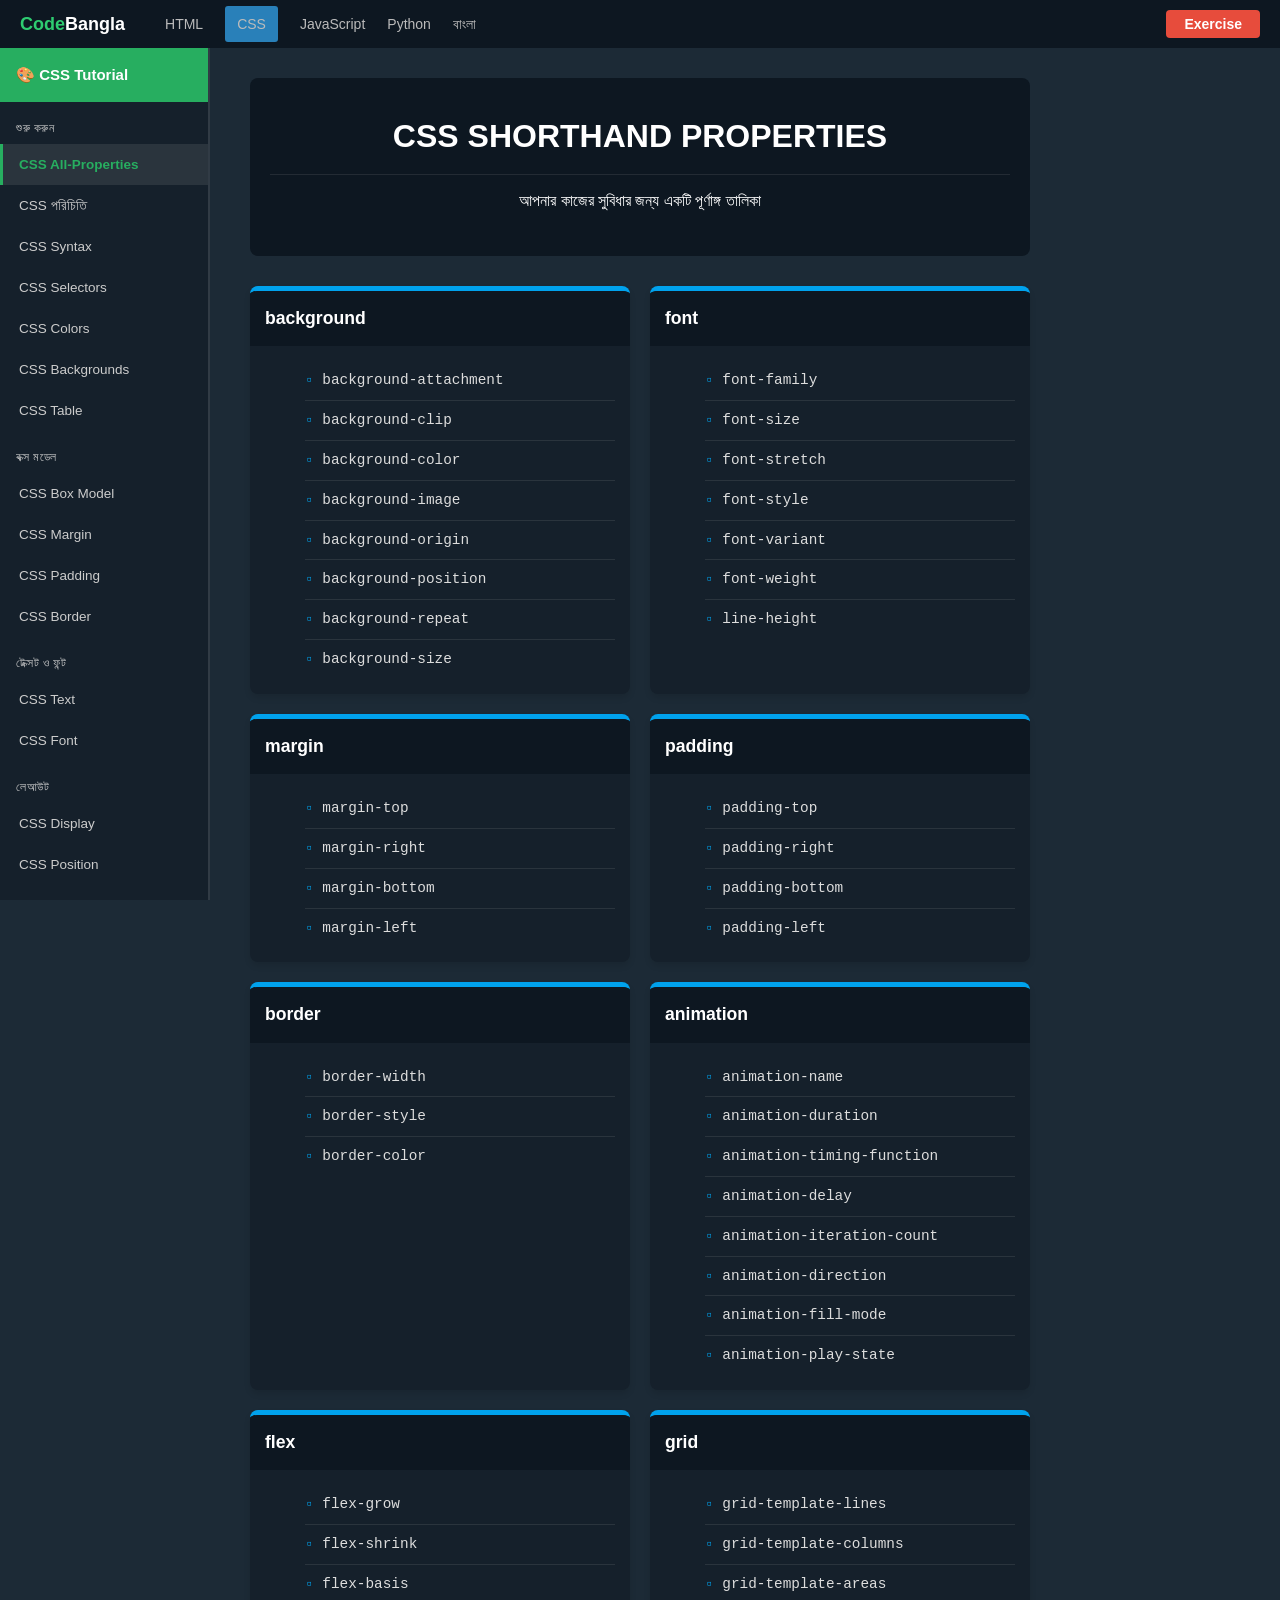
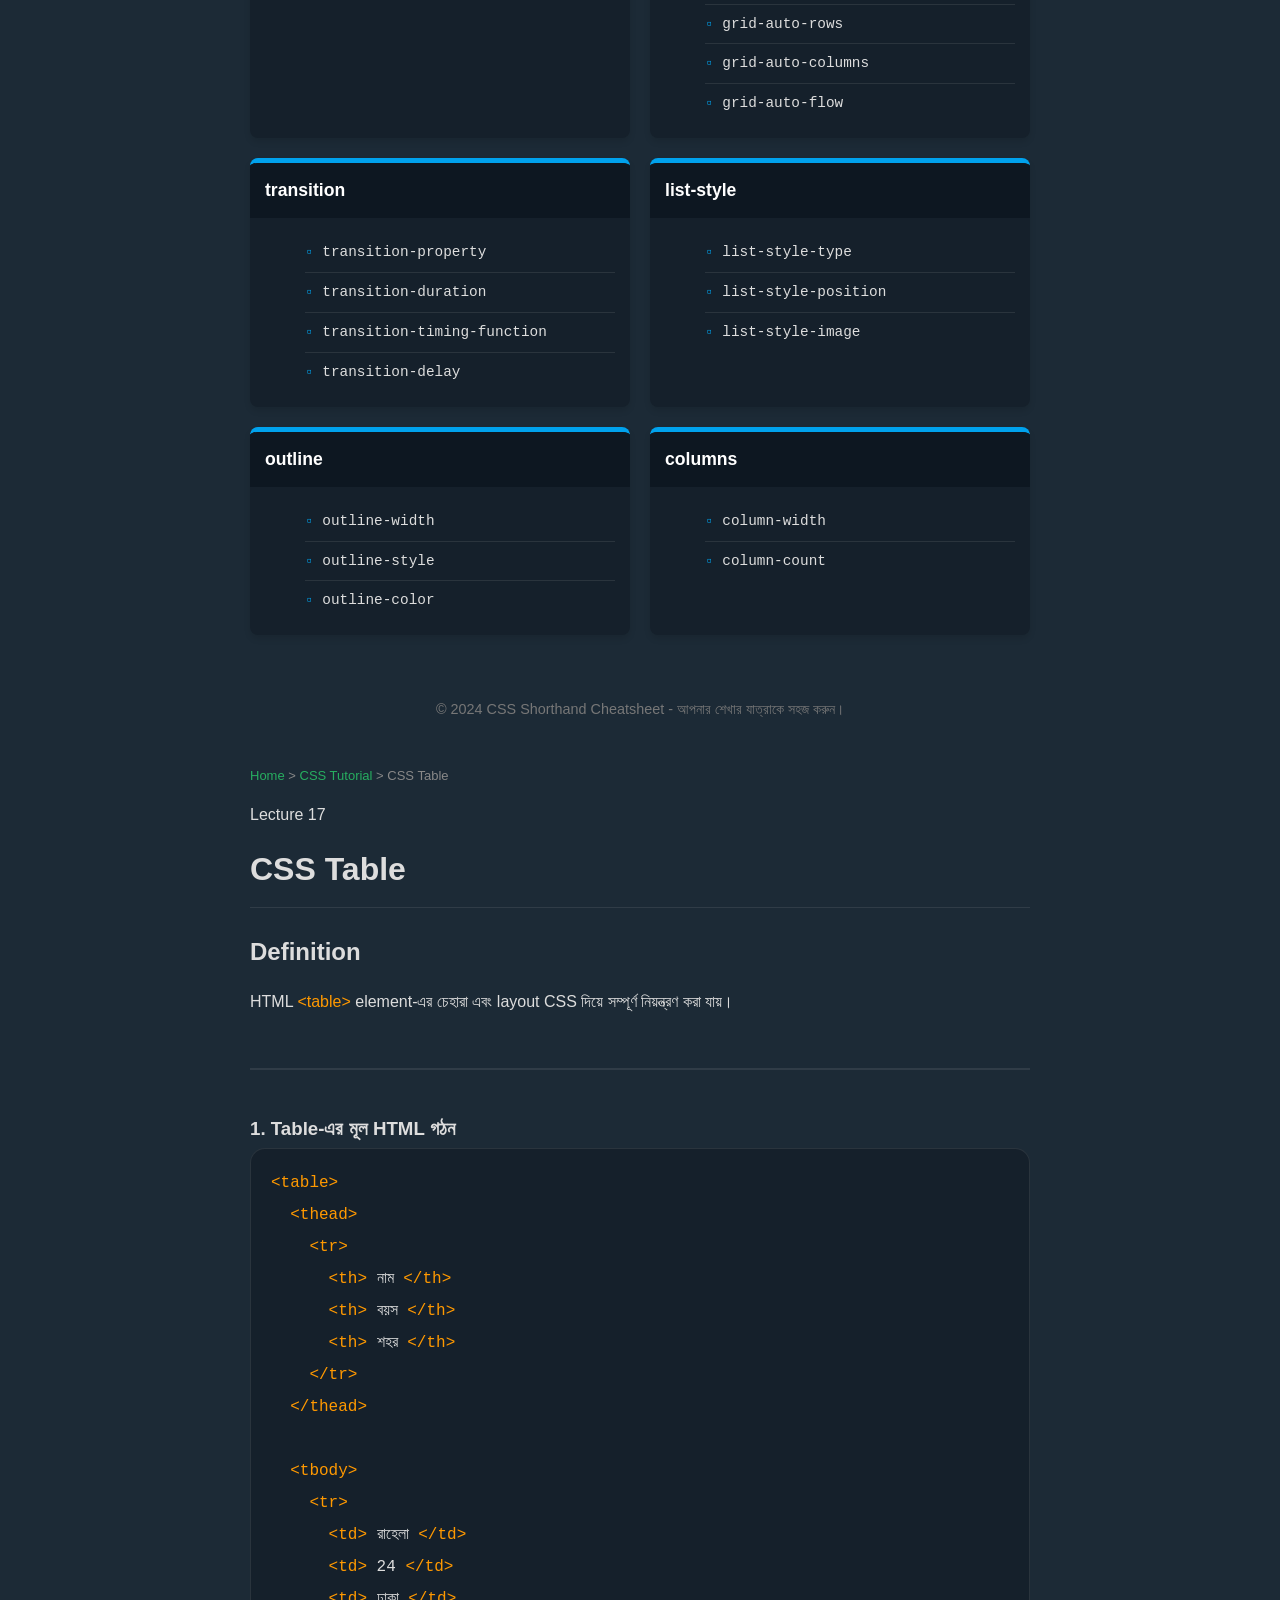
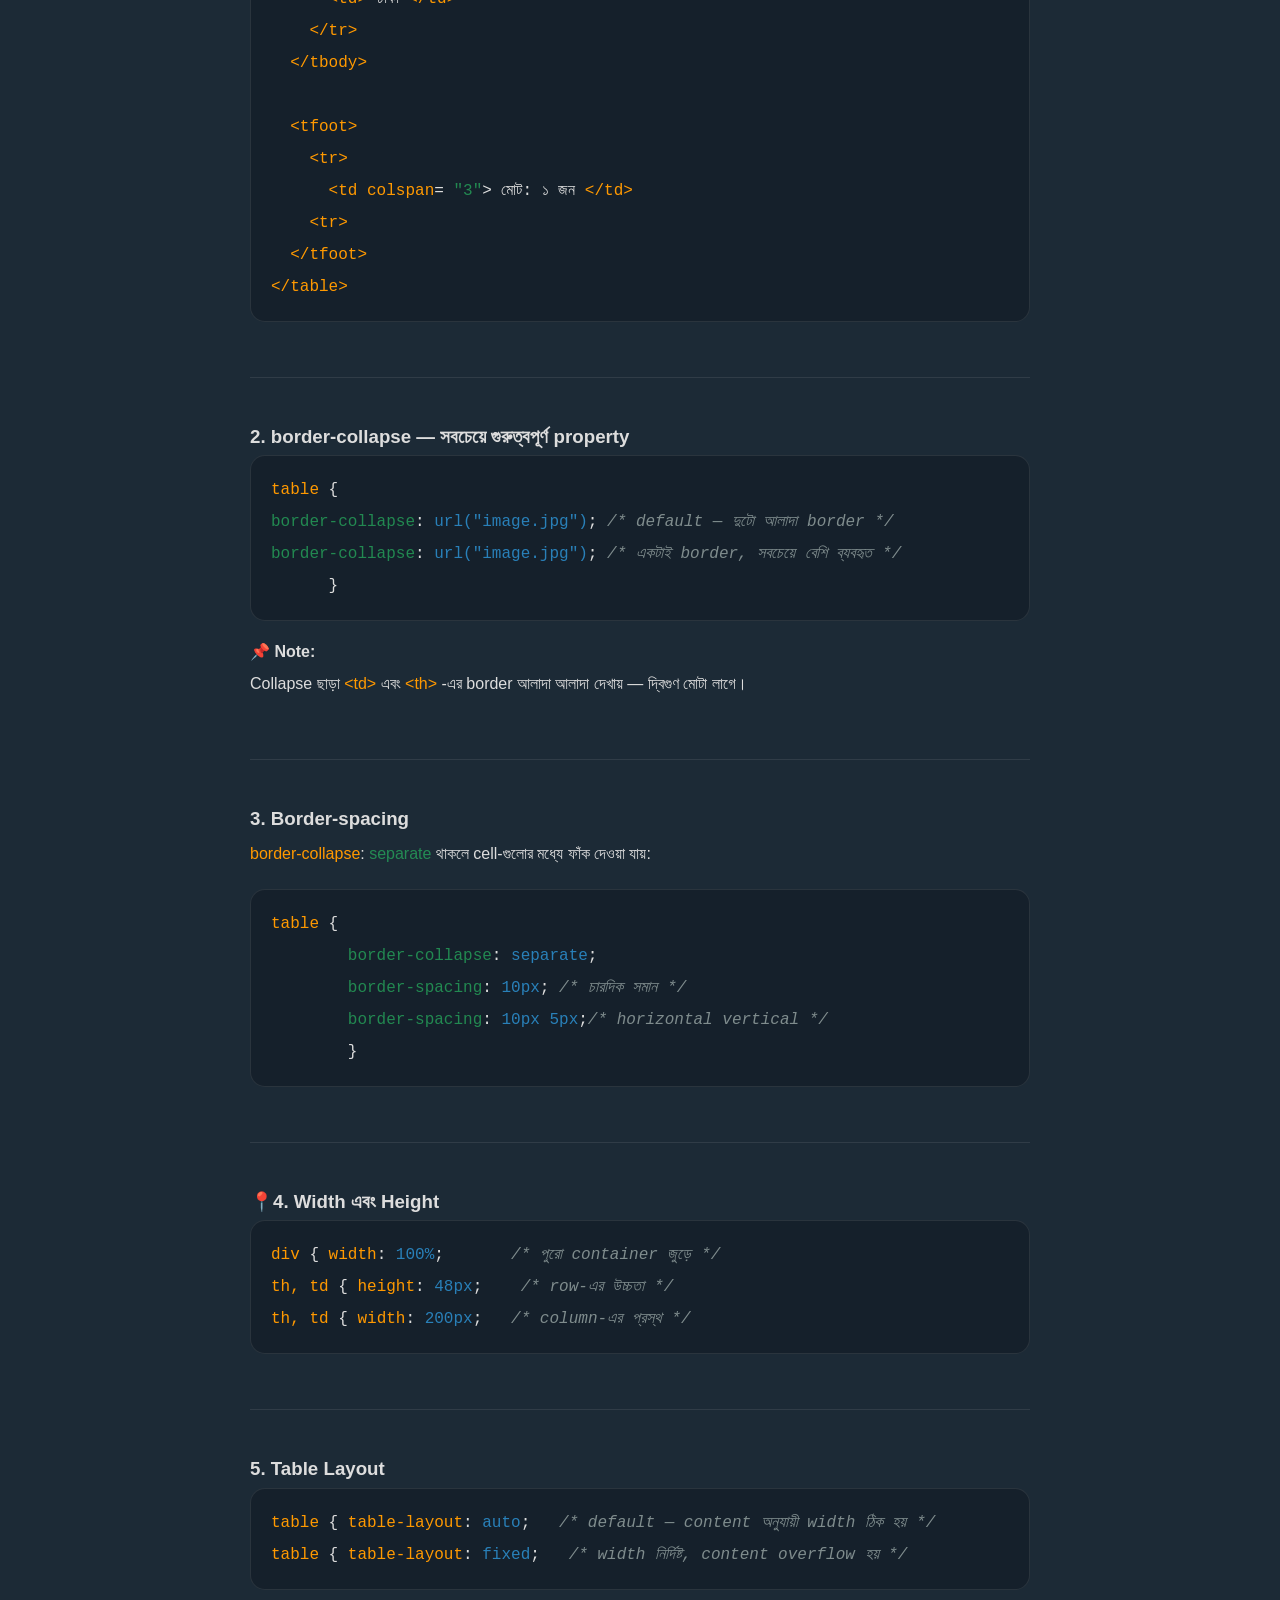
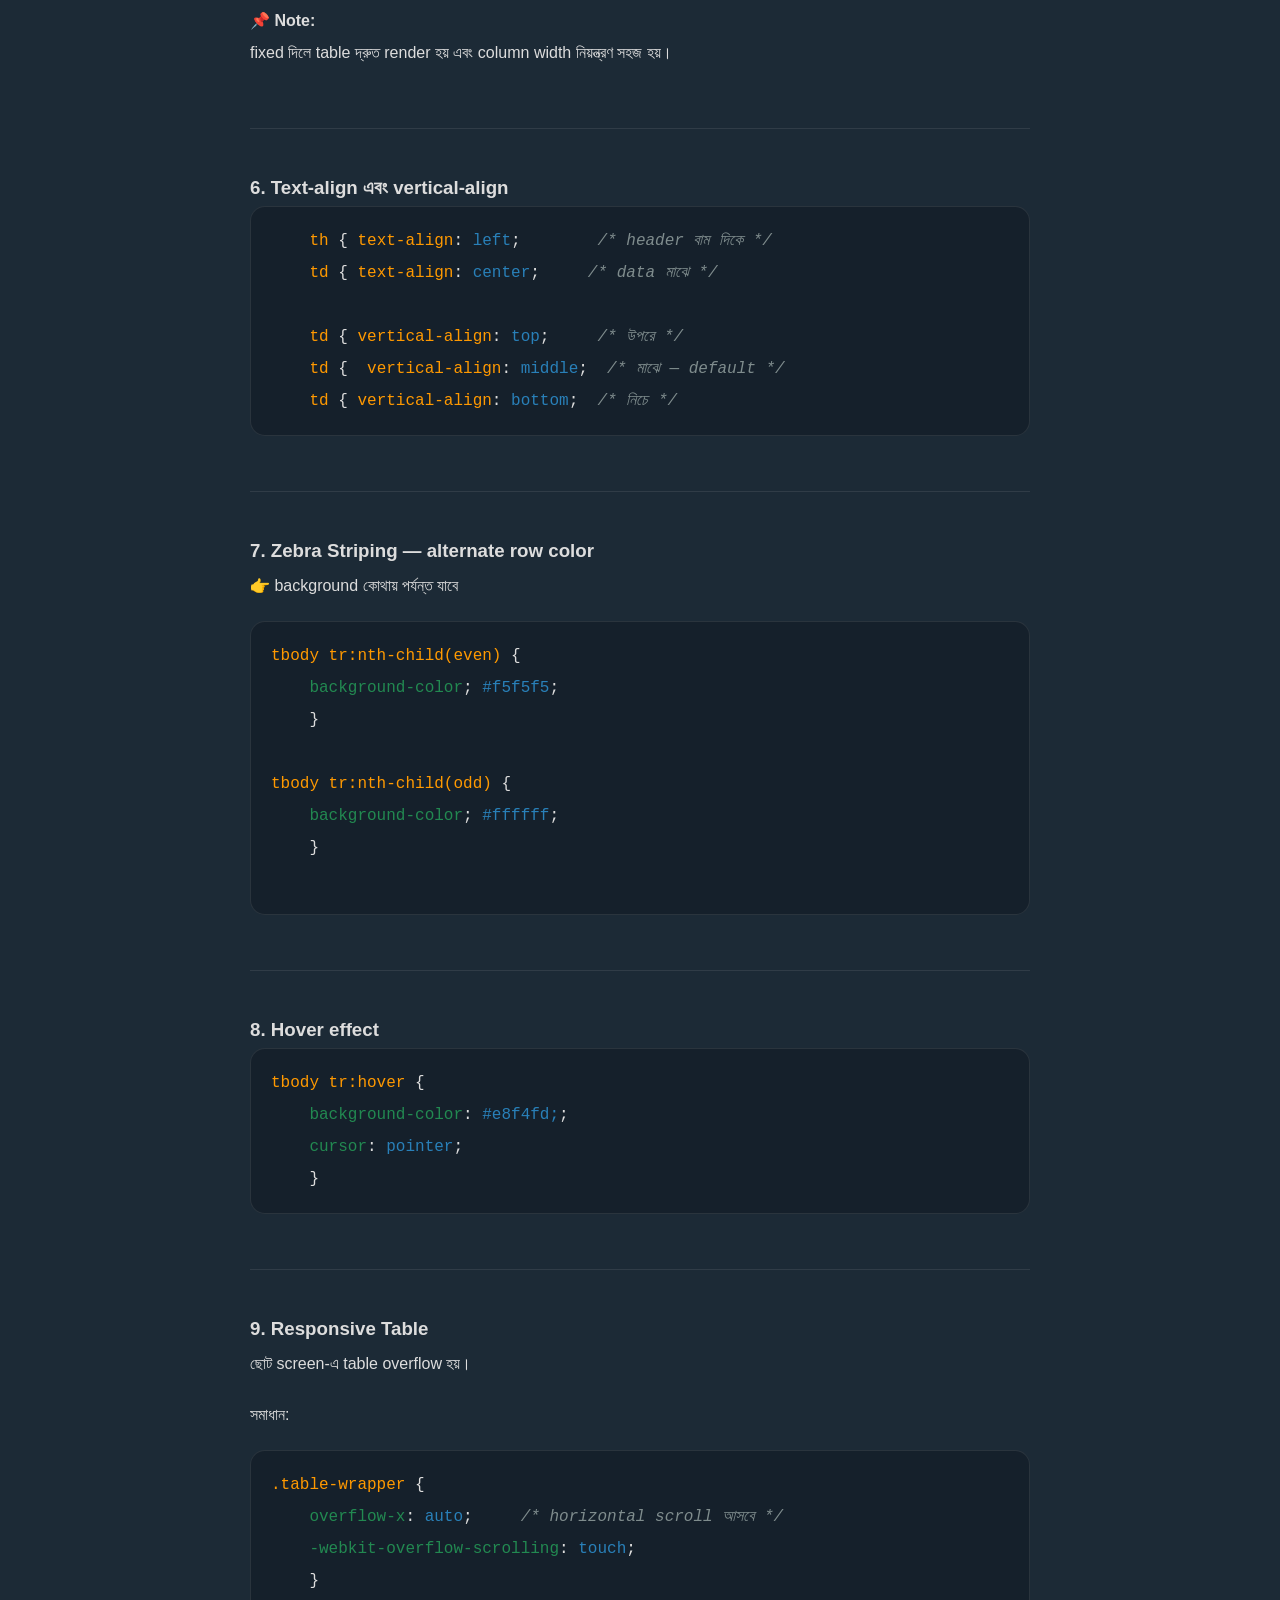
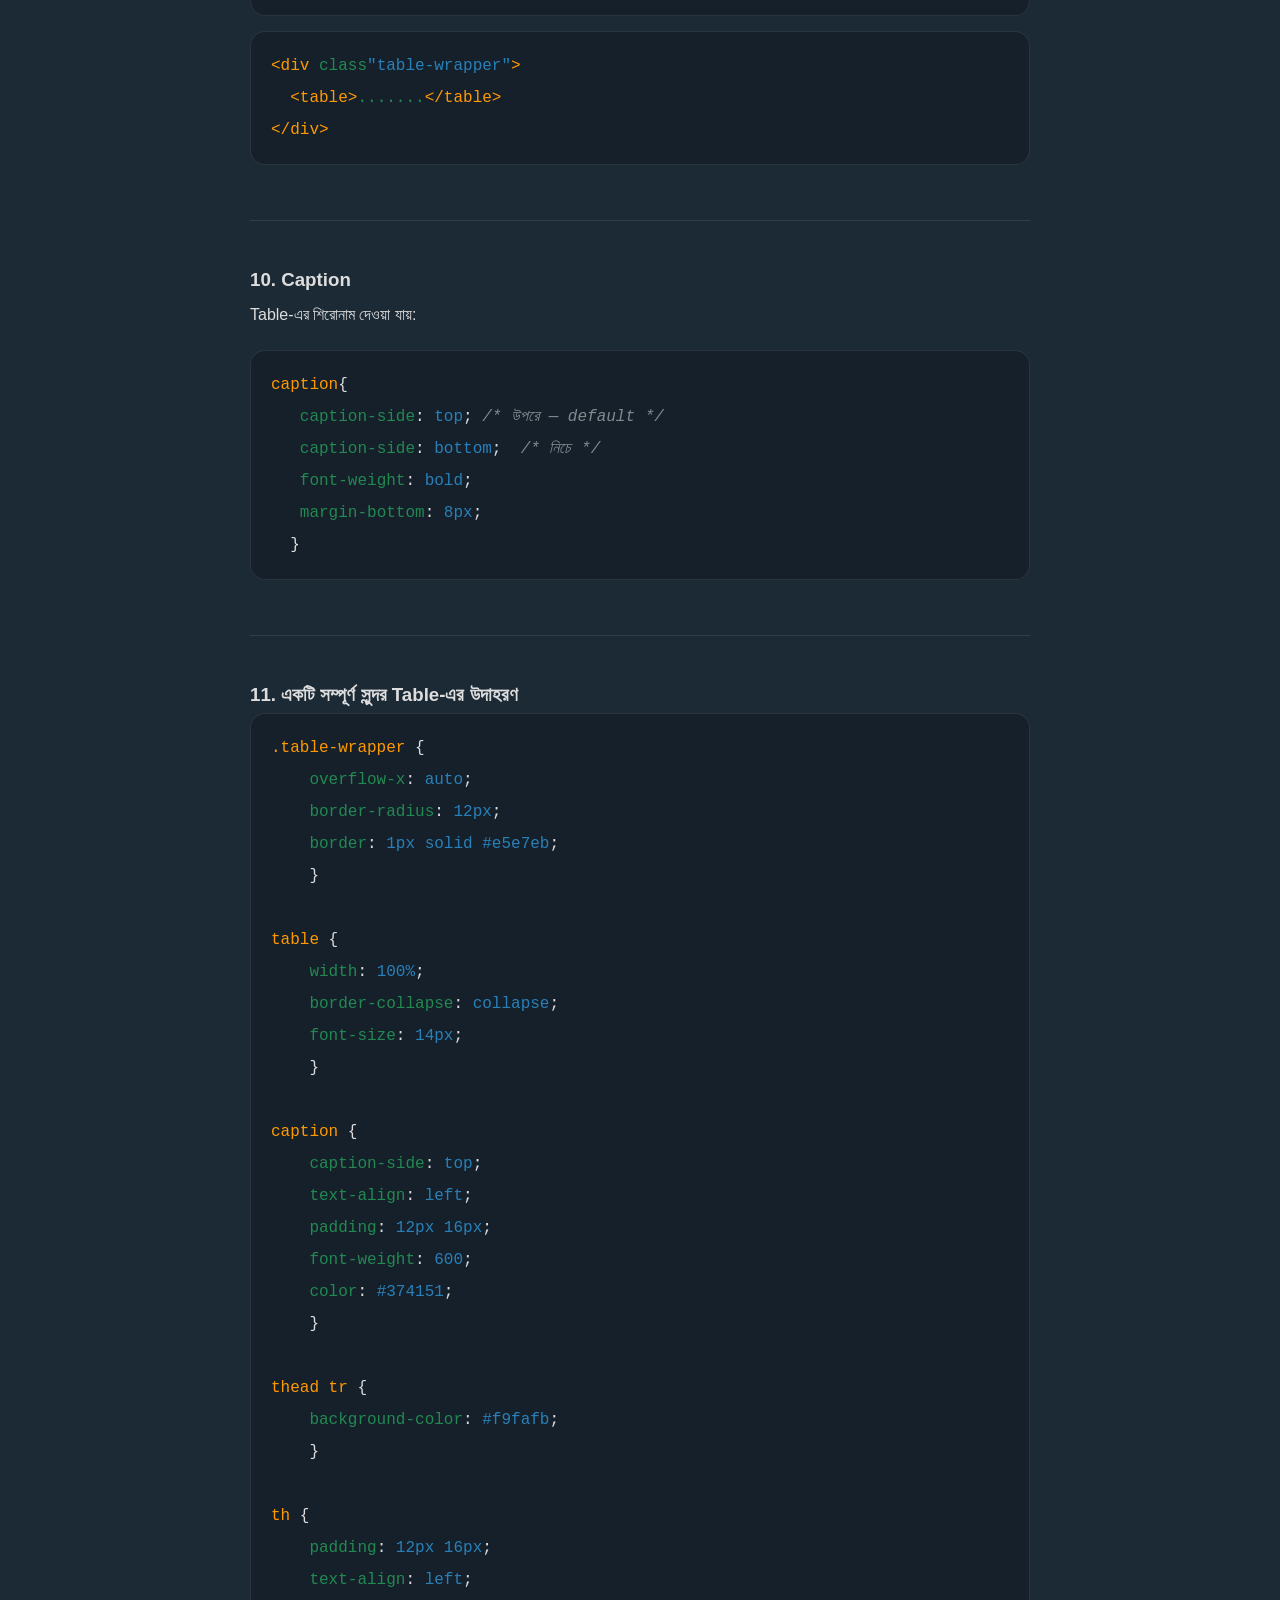
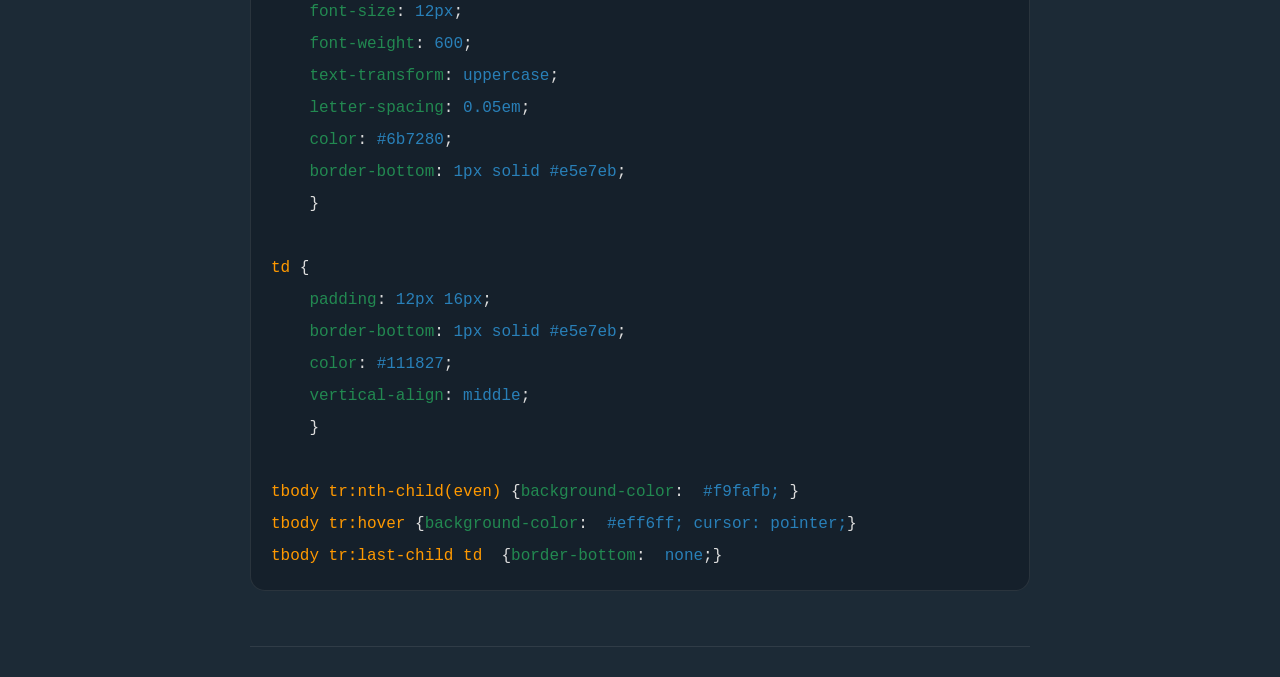
<file: 02-CSS-Combine.html>
<!DOCTYPE html>
<html lang="bn">

<head>
  <meta charset="UTF-8">
  <meta name="viewport" content="width=device-width, initial-scale=1.0">
  <title>CodeBangla - CSS Tutorial</title>
  <link rel="stylesheet" href="02-CSS-Combine.css">
</head>

<body>

<!--? TOP NAV -->
<!-- Start Navbar -->
  <nav class="top-nav">
    <div class="brand"><span>Code</span>Bangla</div>
      <a href="#">HTML</a>
      <a href="#" class="active">CSS</a>
      <a href="#">JavaScript</a>
      <a href="#">Python</a>
      <a href="#">বাংলা</a>
        <button class="exercise-btn">Exercise</button>
  </nav>
<!-- End Navbar -->


<!-- Start Layout -->
<div class="layout"> 

<!--? SIDEBAR -->
<!-- Start Sidbar -->
    <div class="sidebar">
        <div class="sidebar-header">🎨 CSS Tutorial</div>
        <div class="sidebar-section">শুরু করুন</div>

    <a onclick="showPage('all-properties')" class="active" id="nav-all-properties">CSS All-Properties</a>
    <a onclick="showPage('intro')" id="nav-intro">CSS পরিচিতি</a>
    <a onclick="showPage('syntax')" id="nav-syntax">CSS Syntax</a>
    <a onclick="showPage('selectors')" id="nav-selectors">CSS Selectors</a>
    <a onclick="showPage('colors')" id="nav-colors">CSS Colors</a>
    <a onclick="showPage('background')" id="nav-background">CSS Backgrounds</a>
    <a onclick="showPage('table')" id="nav-table">CSS Table</a>

    <div class="sidebar-section">বক্স মডেল</div>
    <a onclick="showPage('box')" id="nav-box">CSS Box Model</a>
    <a onclick="showPage('margin')" id="nav-margin">CSS Margin</a>
    <a onclick="showPage('padding')" id="nav-padding">CSS Padding</a>
    <a onclick="showPage('border')" id="nav-border">CSS Border</a>

    <div class="sidebar-section">টেক্সট ও ফন্ট</div>
    <a onclick="showPage('text')" id="nav-text">CSS Text</a>
    <a onclick="showPage('font')" id="nav-font">CSS Font</a>

    <div class="sidebar-section">লেআউট</div>
    <a onclick="showPage('display')" id="nav-display">CSS Display</a>
    <a onclick="showPage('position')" id="nav-position">CSS Position</a>
    <a onclick="showPage('flexbox')" id="nav-flexbox">CSS Flexbox</a>
    <a onclick="showPage('grid')" id="nav-grid">CSS Grid</a>

    <div class="sidebar-section">অ্যাডভান্সড</div>
    <a onclick="showPage('animation')" id="nav-animation">CSS Animation</a>
    <a onclick="showPage('responsive')" id="nav-responsive">CSS Responsive</a>
    <a onclick="showPage('variables')" id="nav-variables">CSS Variables</a>
    </div>
<!-- End Sidbar -->



<!--? MAIN CONTENT -->
<!-- Start Main Content -->
    <div class="main">  


<!--? Class 00_CSS All Properties -->
  <div class="page active" id="page-all-properties">

  <header>
    <h1>CSS SHORTHAND PROPERTIES</h1>
    <p>আপনার কাজের সুবিধার জন্য একটি পূর্ণাঙ্গ তালিকা</p>
</header>

<div class="container">
    <div class="card">
        <div class="card-header">background</div>
        <div class="card-body">
            <ul>
                <li>background-attachment</li>
                <li>background-clip</li>
                <li>background-color</li>
                <li>background-image</li>
                <li>background-origin</li>
                <li>background-position</li>
                <li>background-repeat</li>
                <li>background-size</li>
            </ul>
        </div>
    </div>

    <div class="card">
        <div class="card-header">font</div>
        <div class="card-body">
            <ul>
                <li>font-family</li>
                <li>font-size</li>
                <li>font-stretch</li>
                <li>font-style</li>
                <li>font-variant</li>
                <li>font-weight</li>
                <li>line-height</li>
            </ul>
        </div>
    </div>

    <div class="card">
        <div class="card-header">margin</div>
        <div class="card-body">
            <ul>
                <li>margin-top</li>
                <li>margin-right</li>
                <li>margin-bottom</li>
                <li>margin-left</li>
            </ul>
        </div>
    </div>

    <div class="card">
        <div class="card-header">padding</div>
        <div class="card-body">
            <ul>
                <li>padding-top</li>
                <li>padding-right</li>
                <li>padding-bottom</li>
                <li>padding-left</li>
            </ul>
        </div>
    </div>

    <div class="card">
        <div class="card-header">border</div>
        <div class="card-body">
            <ul>
                <li>border-width</li>
                <li>border-style</li>
                <li>border-color</li>
            </ul>
        </div>
    </div>

    <div class="card">
        <div class="card-header">animation</div>
        <div class="card-body">
            <ul>
                <li>animation-name</li>
                <li>animation-duration</li>
                <li>animation-timing-function</li>
                <li>animation-delay</li>
                <li>animation-iteration-count</li>
                <li>animation-direction</li>
                <li>animation-fill-mode</li>
                <li>animation-play-state</li>
            </ul>
        </div>
    </div>

    <div class="card">
        <div class="card-header">flex</div>
        <div class="card-body">
            <ul>
                <li>flex-grow</li>
                <li>flex-shrink</li>
                <li>flex-basis</li>
            </ul>
        </div>
    </div>

    <div class="card">
        <div class="card-header">grid</div>
        <div class="card-body">
            <ul>
                <li>grid-template-lines</li>
                <li>grid-template-columns</li>
                <li>grid-template-areas</li>
                <li>grid-auto-rows</li>
                <li>grid-auto-columns</li>
                <li>grid-auto-flow</li>
            </ul>
        </div>
    </div>

    <div class="card">
        <div class="card-header">transition</div>
        <div class="card-body">
            <ul>
                <li>transition-property</li>
                <li>transition-duration</li>
                <li>transition-timing-function</li>
                <li>transition-delay</li>
            </ul>
        </div>
    </div>

    <div class="card">
        <div class="card-header">list-style</div>
        <div class="card-body">
            <ul>
                <li>list-style-type</li>
                <li>list-style-position</li>
                <li>list-style-image</li>
            </ul>
        </div>
    </div>

    <div class="card">
        <div class="card-header">outline</div>
        <div class="card-body">
            <ul>
                <li>outline-width</li>
                <li>outline-style</li>
                <li>outline-color</li>
            </ul>
        </div>
    </div>

    <div class="card">
        <div class="card-header">columns</div>
        <div class="card-body">
            <ul>
                <li>column-width</li>
                <li>column-count</li>
            </ul>
        </div>
    </div>
</div>

<footer>
    <p>&copy; 2024 CSS Shorthand Cheatsheet - আপনার শেখার যাত্রাকে সহজ করুন।</p>
</footer>





  </div>



<!--? Class 01_CSS Introduction -->
<!-- Start PAGE: CSS পরিচিতি -->
    <div class="page" id="page-intro">
      <div class="breadcrumb">🏠 <a href="#">হোম</a> › <a href="#">CSS Tutorial</a> › CSS পরিচিতি</div>
      <div class="chapter-label">অধ্যায় ১</div>
      
      <h1>CSS পরিচিতি</h1>      
      <div class="info-box">CSS হলো Cascading Style Sheets — এটি HTML পেজকে সুন্দর ও আকর্ষণীয় করে তোলার ভাষা।</div>

      <h2>CSS কী?</h2>
      <p>CSS (Cascading Style Sheets) একটি স্টাইলশিট ভাষা যা HTML এলিমেন্টের চেহারা নির্ধারণ করে। CSS দিয়ে আপনি রং, ফন্ট, সাইজ, স্পেসিং, লেআউট এবং আরো অনেক কিছু নিয়ন্ত্রণ করতে পারেন।</p>
      <p>সহজ ভাষায় বলতে গেলে — HTML হলো ওয়েবপেজের কাঠামো, আর CSS হলো সেই কাঠামোর সাজসজ্জা।</p>

      <h2>CSS কেন শিখবেন?</h2>
      <ul>
        <li>ওয়েবপেজকে দৃষ্টিনন্দন করা যায়</li>
        <li>সব ডিভাইসে সুন্দরভাবে দেখানো যায় (Responsive Design)</li>
        <li>HTML থেকে ডিজাইন আলাদা রাখা যায়</li>
        <li>একটি CSS ফাইল দিয়ে পুরো ওয়েবসাইট স্টাইল করা যায়</li>
      </ul>

      <h2>CSS এর একটি সহজ উদাহরণ</h2>
      <div class="code-box">
        <div class="code-box-header"><span class="dot"></span> CSS উদাহরণ</div>
        <pre><span class="sel">h1</span> {
  <span class="prop">color</span>: <span class="val">blue</span>;
  <span class="prop">font-size</span>: <span class="val">24px</span>;
  <span class="prop">text-align</span>: <span class="val">center</span>;
}</pre>
      </div>

      <div class="tip-box">💡 <strong>মনে রাখুন:</strong> CSS শেখা HTML এর পরের ধাপ। আগে HTML ভালো করে শিখুন, তারপর CSS।</div>

      <div class="nav-buttons">
        <span></span>
        <a class="nav-btn" onclick="showPage('syntax')">CSS Syntax →</a>
      </div>
    </div>
<!-- End PAGE: CSS পরিচিতি -->


<!--? Class 03_CSS Background -->
<!-- Start PAGE:CSS Syntax -->
    <div class="page" id="page-syntax">
      <div class="breadcrumb">🏠 <a href="#">হোম</a> › <a href="#">CSS Tutorial</a> › CSS Syntax</div>
      <div class="chapter-label">অধ্যায় ২</div>


      <h1>CSS Syntax</h1>
      <div class="info-box">CSS-এর নিজস্ব একটি নিয়ম আছে — কীভাবে লিখতে হয় তা জানা জরুরি।</div>

      <h2>CSS Syntax কী?</h2>
      <p>CSS Syntax হলো CSS লেখার সঠিক নিয়ম। একটি CSS রুল তিনটি অংশে তৈরি — Selector, Property এবং Value।</p>

      <div class="code-box">
        <div class="code-box-header"><span class="dot"></span> CSS Syntax কাঠামো</div>
        <pre><span class="sel">selector</span> {
  <span class="prop">property</span>: <span class="val">value</span>;
}</pre>
      </div>

      <h2>উদাহরণ</h2>
      <div class="code-box">
        <div class="code-box-header"><span class="dot"></span> উদাহরণ</div>
        <pre><span class="sel">p</span> {
  <span class="prop">color</span>: <span class="val">red</span>;
  <span class="prop">font-size</span>: <span class="val">16px</span>;
  <span class="prop">line-height</span>: <span class="val">1.6</span>;
}</pre>
      </div>

      <h2>CSS কোথায় লেখা যায়?</h2>
      <ul>
        <li><strong>Inline CSS:</strong> সরাসরি HTML ট্যাগের ভেতরে <code>style</code> অ্যাট্রিবিউট দিয়ে</li>
        <li><strong>Internal CSS:</strong> HTML ফাইলের <code>&lt;style&gt;</code> ট্যাগের ভেতরে</li>
        <li><strong>External CSS:</strong> আলাদা <code>.css</code> ফাইলে লিখে লিঙ্ক করে</li>
      </ul>

      <div class="code-box">
        <div class="code-box-header"><span class="dot"></span> তিন ধরনের CSS</div>
        <pre><span class="com">/* Inline CSS */</span>
&lt;<span class="kw">p</span> style="<span class="prop">color</span>: <span class="val">blue</span>"&gt;এটি Inline CSS&lt;/<span class="kw">p</span>&gt;

<span class="com">/* Internal CSS */</span>
&lt;<span class="kw">style</span>&gt;
  <span class="sel">p</span> { <span class="prop">color</span>: <span class="val">green</span>; }
&lt;/<span class="kw">style</span>&gt;

<span class="com">/* External CSS */</span>
&lt;<span class="kw">link</span> rel="stylesheet" href="<span class="val">style.css</span>"&gt;</pre>
      </div>

      <div class="tip-box">💡 <strong>সুপারিশ:</strong> সবসময় External CSS ব্যবহার করুন। এটি সবচেয়ে সুবিধাজনক এবং পরিষ্কার পদ্ধতি।</div>

      <div class="nav-buttons">
        <a class="nav-btn" onclick="showPage('intro')">← CSS পরিচিতি</a>
        <a class="nav-btn" onclick="showPage('selectors')">CSS Selectors →</a>
      </div>
    </div>
<!-- Start PAGE:CSS Syntax -->


<!--? Class 04_CSS Background -->
    <!-- PAGE: CSS Selectors -->
    <div class="page" id="page-selectors">
      <div class="breadcrumb">🏠 <a href="#">হোম</a> › <a href="#">CSS Tutorial</a> › CSS Selectors</div>
      <div class="chapter-label">অধ্যায় ৩</div>
      <h1>CSS Selectors</h1>
      <div class="info-box">Selector দিয়ে বলা হয় কোন HTML এলিমেন্টে স্টাইল প্রয়োগ হবে।</div>

      <h2>Selector কী?</h2>
      <p>CSS Selector হলো এমন একটি প্যাটার্ন যা নির্দিষ্ট HTML এলিমেন্ট(গুলো) বেছে নেয়, যেন সেগুলোতে স্টাইল দেওয়া যায়।</p>

      <h2>সাধারণ Selectors</h2>
      <ul>
        <li><strong>Element Selector:</strong> যেমন <code>p</code>, <code>h1</code>, <code>div</code> — সরাসরি ট্যাগ নাম</li>
        <li><strong>Class Selector:</strong> <code>.classname</code> — ডট দিয়ে শুরু</li>
        <li><strong>ID Selector:</strong> <code>#idname</code> — হ্যাশ দিয়ে শুরু</li>
        <li><strong>Universal Selector:</strong> <code>*</code> — সবকিছু সিলেক্ট করে</li>
      </ul>

      <div class="code-box">
        <div class="code-box-header"><span class="dot"></span> Selector উদাহরণ</div>
        <pre><span class="com">/* Element Selector */</span>
<span class="sel">p</span> { <span class="prop">color</span>: <span class="val">black</span>; }

<span class="com">/* Class Selector */</span>
<span class="sel">.highlight</span> { <span class="prop">background</span>: <span class="val">yellow</span>; }

<span class="com">/* ID Selector */</span>
<span class="sel">#header</span> { <span class="prop">font-size</span>: <span class="val">24px</span>; }

<span class="com">/* Universal Selector */</span>
<span class="sel">*</span> { <span class="prop">margin</span>: <span class="val">0</span>; <span class="prop">padding</span>: <span class="val">0</span>; }</pre>
      </div>

      <div class="tip-box">💡 <strong>টিপস:</strong> Class Selector সবচেয়ে বেশি ব্যবহৃত হয়। ID সাধারণত JavaScript-এর জন্য রাখা হয়।</div>

      <div class="nav-buttons">
        <a class="nav-btn" onclick="showPage('syntax')">← CSS Syntax</a>
        <a class="nav-btn" onclick="showPage('colors')">CSS Colors →</a>
      </div>
    </div>

    <!--? Class 05_CSS Background -->
    <!-- PAGE: CSS Colors -->
    <div class="page" id="page-colors">
      <div class="breadcrumb">🏠 <a href="#">হোম</a> › <a href="#">CSS Tutorial</a> › CSS Colors</div>
      <div class="chapter-label">অধ্যায় ৪</div>
      <h1>CSS Colors</h1>
      <div class="info-box">CSS-এ রং নির্ধারণ করার বিভিন্ন পদ্ধতি আছে — নাম, HEX, RGB, HSL।</div>

      <h2>রং লেখার পদ্ধতি</h2>
      <ul>
        <li><strong>Color Name:</strong> <code>red</code>, <code>blue</code>, <code>green</code> ইত্যাদি নাম দিয়ে</li>
        <li><strong>HEX:</strong> <code>#ff0000</code> — হেক্সাডেসিমাল কোড</li>
        <li><strong>RGB:</strong> <code>rgb(255, 0, 0)</code> — লাল, সবুজ, নীলের মান</li>
        <li><strong>HSL:</strong> <code>hsl(0, 100%, 50%)</code> — Hue, Saturation, Lightness</li>
        <li><strong>RGBA:</strong> <code>rgba(255, 0, 0, 0.5)</code> — Alpha/Transparency সহ</li>
      </ul>

      <div class="code-box">
        <div class="code-box-header"><span class="dot"></span> রং ব্যবহারের উদাহরণ</div>
        <pre><span class="sel">h1</span> { <span class="prop">color</span>: <span class="val">red</span>; }
<span class="sel">h2</span> { <span class="prop">color</span>: <span class="val">#3498db</span>; }
<span class="sel">p</span>  { <span class="prop">color</span>: <span class="val">rgb(46, 204, 113)</span>; }
<span class="sel">.box</span> { <span class="prop">background-color</span>: <span class="val">rgba(0,0,0,0.3)</span>; }</pre>
      </div>

      <div class="tip-box">💡 <strong>টিপস:</strong> ডিজাইনে HEX কোড সবচেয়ে বেশি ব্যবহৃত হয়। Transparency দরকার হলে RGBA ব্যবহার করুন।</div>

      <div class="nav-buttons">
        <a class="nav-btn" onclick="showPage('selectors')">← CSS Selectors</a>
        <a class="nav-btn" onclick="showPage('box')">CSS Box Model →</a>
      </div>
    </div>





<!-- Writing Complite This Two -->

<!--? Class 05_CSS Background -->
    <div class="page" id="page-background">

        <div class="breadcrumb">
            <a href="#">Home</a> > 
            <a href="#">CSS Tutorial</a> > CSS Background
        </div>
            <div>Lecture 6</div>
<!-- End On Page: CSS Background -->


<!--? Start On CSS Background Class -->
    <h1>CSS Background</h1>
        <h2>Definition</h2>
            <p>CSS background ব্যবহার করা হয় কোনো element-এর পেছনের color, image, position, size, repeat, scroll
                    behavior ইত্যাদি control করার জন্য।</p>

    <h2>All Background Properties</h2>
        <ul class="all_bg_pro">
            <li>background-color</li>
            <li>background-image</li>
            <li>background-repeat</li>
            <li>background-attachment</li>
            <li>background-position</li>
            <li>background-size</li>
            <li>background- (shorthand property)</li>
        </ul>


<!--! Cepter_01 -->        
    <div class="bg">
        <h3>1. background-color</h3>
            <p>ব্যাকগ্রাউন্ডে রঙ দেয়</p>

<pre>
<span class="sel">div </span>{
    <span  class="prop">background-color</span>: <span class="val">red</span>;
    <span>}</span>
</pre>

    <strong>📌 Values:</strong>
        <ul>
            <li>color name → red, blue</li>
            <li>HEX → #ff0000</li>
            <li>RGB → rgb(255,0,0)</li>
        </ul>
    </div>


<!--! Cepter_02 -->
    <div class="bg">
        <h3>🖼️ 2. background-image</h3>
            <p>👉 ব্যাকগ্রাউন্ডে ছবি বসায়</p>

<pre>
<span class="sel">div </span>{
    <span  class="prop">background-image</span>: <span class="val">url("image.jpg")</span>;
    <span>}</span>
</pre>
    </div>



<!--! Cepter_03 -->
    <div class="bg">
        <h3>🔁3. background-repeat</h3>
            <p>👉 ছবি repeat হবে কিনা সেট করে</p>

<pre>
<span class="sel">div </span>{
    <span  class="prop">background-repeat</span>: <span class="val">no-repeat</span>;
    <span>}</span>
</pre>

    <strong>📌 Values:</strong>
        <ul>
            <li>repeat (default)</li>
            <li>no-repeat</li>
            <li>repeat-x</li>
            <li>repeat-y</li>
        </ul>
    </div>


<!--! Cepter_04 -->
    <div class="bg">
        <h3>📍4. background-position</h3>
            <p>👉 ছবি কোথায় থাকবে সেট করে</p>

<pre>
<span class="sel">div </span>{
    <span  class="prop">background-position</span>: <span class="val">center</span>;
   <span>}</span>
</pre>

    <strong>📌 Values:</strong>
        <ul>
            <li>top</li>
                <li>bottom</li>
                <li>left</li>
                <li>right</li>
                <li>center</li>
                <li>Custom → 50% 50%</li>
            </ul>
        </div>


<!--! Cepter_05 -->
    <div class="bg">
        <h3>📏 5. background-size</h3>
            <p>👉 ছবির সাইজ নিয়ন্ত্রণ করে</p>

<pre>
<span class="sel">div </span>{
    <span  class="prop">background-size</span>: <span class="val">cover</span>;
   <span>}</span>
</pre>

    <strong>📌 Values:</strong>
        <ul>
            <li>cover → পুরো area cover করে</li>
            <li>contain → পুরো ছবি দেখায়</li>
            <li>Custom → 100px 200px</li>
        </ul>
    </div>


<!--! Cepter_06 -->
    <div class="bg">
        <h3>📌 6. background-attachment</h3>
            <p>👉 scroll behaviour নিয়ন্ত্রণ করে</p>

<pre>
<span class="sel">div </span>{
    <span  class="prop">background-posattachmentition</span>: <span class="val">fixed</span>;
   <span>}</span>
</pre>

    <strong>📌 Values:</strong>
        <ul>
            <li>scroll (default)</li>
            <li>fixed (parallax effect)</li>
            <li>local</li>
        </ul>
    </div>


<!--! Cepter_07 -->
    <div class="bg">
        <h3>📦 7. background-clip</h3>
            <p>👉 background কোথায় পর্যন্ত যাবে</p>

<pre>
<span class="sel">div </span>{
    <span  class="prop">background-clip</span>: <span class="val">border-box</span>;
   <span>}</span>
</pre>
    </div>



<!--! Cepter_08 -->
    <div class="bg">
        <h3>🧩 8. background-origin</h3>
            <p>👉 background কোথা থেকে শুরু হবে</p>

<pre>
<span class="sel">div </span>{
    <span  class="prop">background-origin</span>: <span class="val">padding-box</span>;
   <span>}</span>
</pre>
    </div>


<!--! Cepter_09 -->
    <div class="bg">
        <h3>⚡ 9. Shortcut Property (Most Important)</h3>
            <p>👉 সব একসাথে লেখার জন্য background</p>

<pre>
<span class="sel">div</span>{
    <span  class="prop">background</span>: <span class="val">red url("image.jpg") no-repeat center/cover</span>;
   <span>}</span>
</pre>

    <strong>📌 Order:</strong>
        <ul>
            <li>color → image → repeat → position / size → attachment</li>
        </ul>
    </div>



<!--! Cepter_10 -->
    <div class="bg">
        <h3>🎨 10. Gradient Background</h3>
        <p>👉 CSS দিয়ে gradient বানানো যায়</p>

<pre>
<span class="sel">div</span>{
    <span  class="prop">background</span>: <span class="val">linear-gradient(to right, red, blue)</span>;
   <span>}</span>
</pre>

    <strong>📌 Types::</strong>
        <ul>
            <li>linear-gradient()</li>
            <li>radial-gradient()</li>
        </ul>
    </div>
    </div>
<!-- End Of Class 05_CSS Background -->


<!--? Class 17_CSS Table -->
<!-- PAGE: CSS Table -->
    <div class="page active" id="page-table">

        <div class="breadcrumb">
            <a href="#">Home</a> >
            <a href="#">CSS Tutorial</a> > CSS Table
        </div>
            <div>Lecture 17</div>
<!-- End On Page: CSS Table -->

                
<!--? Start On CSS Background Class -->
    <h1>CSS Table</h1>
        <h2>Definition</h2>
            <p class="p_bd">HTML <span class="sel">&lt;table&gt;</span> element-এর চেহারা এবং layout CSS দিয়ে সম্পূর্ণ নিয়ন্ত্রণ করা যায়।</p>


<!--! Cepter_01 -->
    <div class="bg">
        <h3>1. Table-এর মূল HTML গঠন</h3>


<pre>
<span class="sel">&lt;table&gt;</span>
  <span class="sel">&lt;thead&gt;</span>
    <span class="sel">&lt;tr&gt;</span>
      <span class="sel">&lt;th&gt;</span> নাম <span class="sel">&lt;/th&gt;</span>
      <span class="sel">&lt;th&gt;</span> বয়স <span class="sel">&lt;/th&gt;</span>
      <span class="sel">&lt;th&gt;</span> শহর <span class="sel">&lt;/th&gt;</span>
    <span class="sel">&lt;/tr&gt;</span>
  <span class="sel">&lt;/thead&gt;</span>

  <span class="sel">&lt;tbody&gt;</span>
    <span class="sel">&lt;tr&gt;</span>
      <span class="sel">&lt;td&gt;</span> রাহেলা <span class="sel">&lt;/td&gt;</span>
      <span class="sel">&lt;td&gt;</span> 24 <span class="sel">&lt;/td&gt;</span>
      <span class="sel">&lt;td&gt;</span> ঢাকা <span class="sel">&lt;/td&gt;</span>
    <span class="sel">&lt;/tr&gt;</span>
  <span class="sel">&lt;/tbody&gt;</span>

  <span class="sel">&lt;tfoot&gt;</span>
    <span class="sel">&lt;tr&gt;</span>
      <span class="sel">&lt;td colspan</span>=<span  class="prop"> "3"</span>&gt; মোট: ১ জন <span class="sel">&lt;/td&gt;</span>
    <span class="sel">&lt;tr&gt;</span>
  <span class="sel">&lt;/tfoot&gt;</span>
<span class="sel">&lt;/table&gt;</span>
</pre>

    </div>


<!--! Cepter_02 -->
    <div class="bg">
        <h3>2. border-collapse — সবচেয়ে গুরুত্বপূর্ণ property</h3>

<pre>
<span class="sel">table</span> {
<span  class="prop">border-collapse</span>: <span class="val">url("image.jpg")</span>;<span class="com"> /* default — দুটো আলাদা border */</span> 
<span  class="prop">border-collapse</span>: <span class="val">url("image.jpg")</span>;<span class="com"> /* একটাই border, সবচেয়ে বেশি ব্যবহৃত */</span> 
      <span>}</span>
</pre>

<strong>📌 Note:</strong>
<p>Collapse ছাড়া <span class="sel">&lt;td&gt;</span> এবং <span class="sel">&lt;th&gt;</span> -এর border আলাদা আলাদা দেখায় — দ্বিগুণ মোটা লাগে।
</p>


    </div>


<!--! Cepter_03 -->
    <div class="bg">
        <h3>3. Border-spacing</h3>
            <p><span class="sel">border-collapse</span>: <span class="prop">separate</span> থাকলে cell-গুলোর মধ্যে ফাঁক দেওয়া যায়:</p>

<pre>
<span class="sel">table </span>{
        <span  class="prop">border-collapse</span>: <span class="val">separate</span>;
        <span  class="prop">border-spacing</span>: <span class="val">10px</span>; <span class="com">/* চারদিক সমান */</span>
        <span  class="prop">border-spacing</span>: <span class="val">10px 5px</span>;<span class="com">/* horizontal vertical */</span>
        <span>}</span>
</pre>

                    
    </div>


<!--! Cepter_04 -->
    <div class="bg">
        <h3>📍4. Width এবং Height</h3>

<pre>
<span class="sel">div </span>{ <span class="sel">width</span>: <span class="val">100%</span>;      <span class="com"> /* পুরো container জুড়ে */</span>
<span class="sel">th, td </span>{ <span class="sel">height</span>: <span class="val">48px</span>; <span class="com">   /* row-এর উচ্চতা */</span>
<span class="sel">th, td </span>{ <span class="sel">width</span>: <span class="val">200px</span>; <span class="com">  /* column-এর প্রস্থ */</span>
</pre>

    </div>


<!--! Cepter_05 -->
    <div class="bg">
        <h3>5. Table Layout</h3>

<pre>
<span class="sel">table </span>{ <span class="sel">table-layout</span>: <span class="val">auto</span>; <span class="com">  /* default — content অনুযায়ী width ঠিক হয় */
</span><span class="sel">table </span>{ <span class="sel">table-layout</span>: <span class="val">fixed</span>; <span class="com">  /* width নির্দিষ্ট, content overflow হয় */</span>
</pre>

                    <strong>📌 Note:</strong>
                    <p>fixed দিলে table দ্রুত render হয় এবং column width নিয়ন্ত্রণ সহজ হয়।</p>

    </div>


<!--! Cepter_06 -->
    <div class="bg">
        <h3>6. Text-align এবং vertical-align</h3>

<pre>
    <span class="sel">th </span>{ <span class="sel">text-align</span>: <span class="val">left</span>;        <span class="com">/* header বাম দিকে */</span>
    <span class="sel">td </span>{ <span class="sel">text-align</span>: <span class="val">center</span>;     <span class="com">/* data মাঝে */</span>

    <span class="sel">td </span>{ <span class="sel">vertical-align</span>: <span class="val">top</span>;     <span class="com">/* উপরে */</span>
    <span class="sel">td </span>{  <span class="sel">vertical-align</span>: <span class="val">middle</span>;  <span class="com">/* মাঝে — default */</span>
    <span class="sel">td </span>{ <span class="sel">vertical-align</span>: <span class="val">bottom</span>;  <span class="com">/* নিচে */</span>
</pre>


    </div>


<!--! Cepter_07 -->
    <div class="bg">
        <h3>7.  Zebra Striping — alternate row color</h3>
            <p>👉 background কোথায় পর্যন্ত যাবে</p>

<pre>
<span class="sel">tbody tr:nth-child(even) </span>{
    <span class="prop">background-color</span>; <span class="val">#f5f5f5</span>;
    }

<span class="sel">tbody tr:nth-child(odd) </span>{
    <span class="prop">background-color</span>; <span class="val">#ffffff</span>;
    }

</pre>


    </div>


<!--! Cepter_08 -->
    <div class="bg">
        <h3>8. Hover effect</h3>

<pre>
<span class="sel">tbody tr:hover </span>{
    <span  class="prop">background-color</span>: <span class="val">#e8f4fd;</span>;
    <span  class="prop">cursor</span>: <span class="val">pointer</span>;
    }
</pre>

    </div>


<!--! Cepter_09 -->
    <div class="bg">
        <h3>9. Responsive Table</h3>
            <p>ছোট screen-এ table overflow হয়।</p>
            <p>সমাধান:</p>

<pre>
<span class="sel">.table-wrapper </span>{
    <span  class="prop">overflow-x</span>: <span class="val">auto</span>;     <span class="com">/* horizontal scroll আসবে */</span>
    <span  class="prop">-webkit-overflow-scrolling</span>: <span class="val">touch</span>;
    }
</pre>

<pre>
<span class="sel">&lt;div <span class="prop">class</span><span class="val">"table-wrapper"</span>&gt;</span>
  <span class="sel">&lt;table&gt;<span class="prop">.......</span><span>&lt;/table&gt;</span> </span>
<span class="sel">&lt;/div&gt;</span>
</pre>

    </div>


<!--! Cepter_10 -->
    <div class="bg">
                    <h3>10. Caption</h3>
                    <p>Table-এর শিরোনাম দেওয়া যায়:</p>

<pre>
<span class="sel">caption</span>{
   <span class="prop">caption-side</span>: <span class="val">top</span>; <span class="com">/* উপরে — default */</span>
   <span class="prop">caption-side</span>: <span class="val">bottom</span>; <span class="com"> /* নিচে */</span>
   <span class="prop">font-weight</span>: <span class="val">bold</span>;
   <span class="prop">margin-bottom</span>: <span class="val">8px</span>;
  }
</pre>

                    
    </div>


<!--! Cepter_11 -->
    <div class="bg">
                    <h3>11. একটি সম্পূর্ণ সুন্দর Table-এর উদাহরণ</h3>

<pre>
<span class="sel">.table-wrapper </span>{
    <span class="prop">overflow-x</span>: <span class="val">auto</span>;
    <span class="prop">border-radius</span>: <span class="val">12px</span>;
    <span class="prop">border</span>: <span class="val">1px solid #e5e7eb</span>;
    }

<span class="sel">table </span>{
    <span class="prop">width</span>: <span class="val">100%</span>;
    <span class="prop">border-collapse</span>: <span class="val">collapse</span>;
    <span class="prop">font-size</span>: <span class="val">14px</span>;
    }    

<span class="sel">caption </span>{
    <span class="prop">caption-side</span>: <span class="val">top</span>;
    <span class="prop">text-align</span>: <span class="val">left</span>;
    <span class="prop">padding</span>: <span class="val">12px 16px</span>;
    <span class="prop">font-weight</span>: <span class="val">600</span>;
    <span class="prop">color</span>: <span class="val">#374151</span>;
    }

<span class="sel">thead tr </span>{
    <span class="prop">background-color</span>: <span class="val">#f9fafb</span>;
    }

<span class="sel">th </span>{
    <span class="prop">padding</span>: <span class="val">12px 16px</span>;
    <span class="prop">text-align</span>: <span class="val">left</span>;
    <span class="prop">font-size</span>: <span class="val">12px</span>;
    <span class="prop">font-weight</span>: <span class="val">600</span>;
    <span class="prop">text-transform</span>: <span class="val">uppercase</span>;
    <span class="prop">letter-spacing</span>: <span class="val">0.05em</span>;
    <span class="prop">color</span>: <span class="val">#6b7280</span>;
    <span class="prop">border-bottom</span>: <span class="val">1px solid #e5e7eb</span>;
    }

<span class="sel">td </span>{
    <span class="prop">padding</span>: <span class="val">12px 16px</span>;
    <span class="prop">border-bottom</span>: <span class="val">1px solid #e5e7eb</span>;
    <span class="prop">color</span>: <span class="val">#111827</span>;
    <span class="prop">vertical-align</span>: <span class="val">middle</span>;
    }

<span class="sel">tbody tr:nth-child(even) </span>{<span class="prop">background-color</span>: <span class="val"> #f9fafb; </span>}
<span class="sel">tbody tr:hover </span>{<span class="prop">background-color</span>: <span class="val"> #eff6ff; cursor: pointer;</span>}
<span class="sel">tbody tr:last-child td  </span>{<span class="prop">border-bottom</span>: <span class="val"> none</span>;}
</pre>

                    
    </div>


    </div>
<!-- End Of CSS Table -->

<!-- Writing Complite This Two -->




    </div>
<!-- End Main Content -->

</div>
<!-- End Layout -->

<script src="02-CSS-Combine.js"></script>
</body>
</html>
</file>
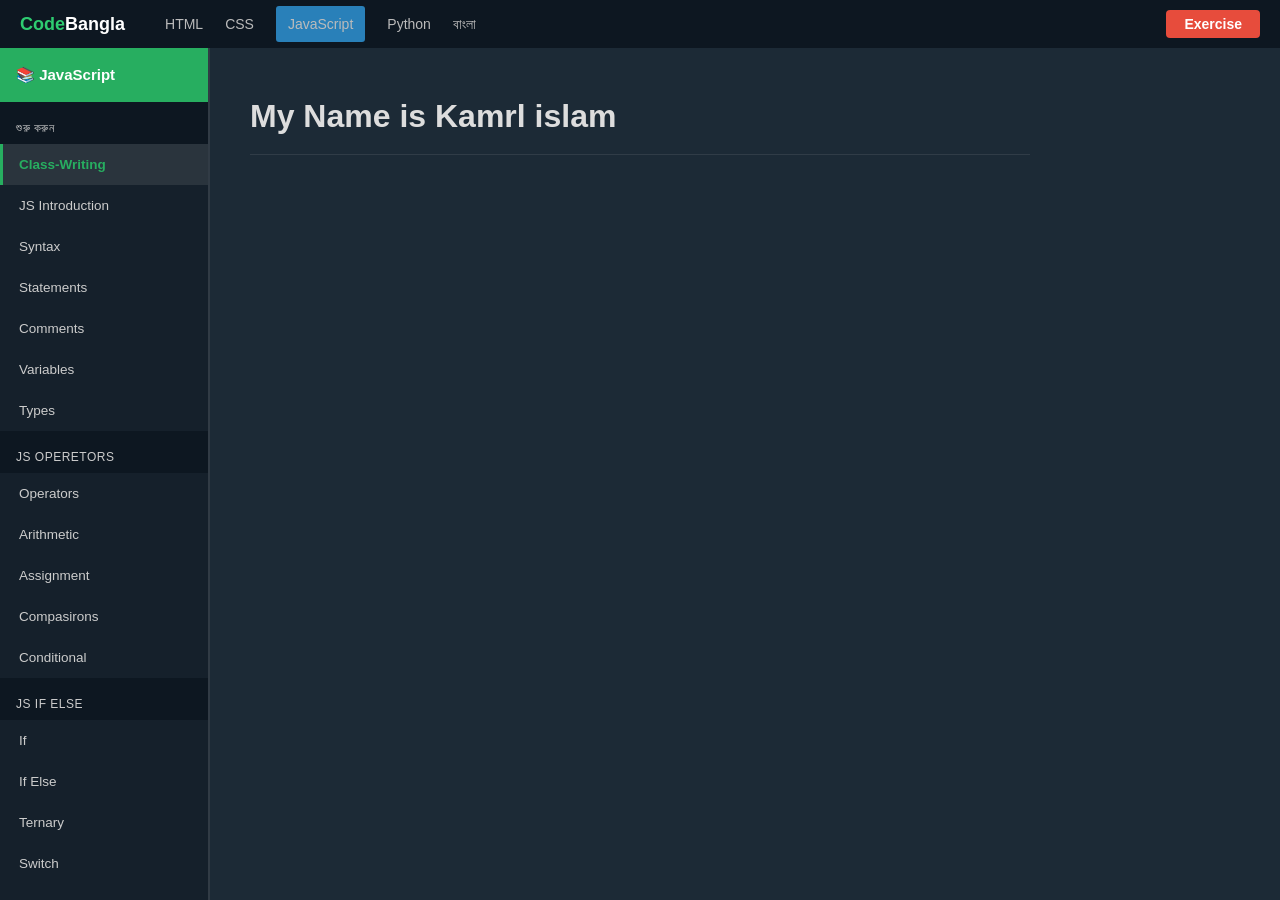
<file: 03-JS-Combine.html>
<!Doctype html>
<html lang="bn">

<head>
  <meta charset="UTF-8" />
  <meta name="viewport" content="width=device-width, initial-scale=1.0" />
  <title>Document</title>
  <link rel="stylesheet" href="03-JS-Combine.css" />
</head>

<body>

  <!--? TOP NAV -->
  <!-- Start Navbar -->
  <nav class="top-nav">
    <div class="brand"><span>Code</span>Bangla</div>
    <a href="#">HTML</a>
    <a href="#">CSS</a>
    <a href="#" class="active">JavaScript</a>
    <a href="#">Python</a>
    <a href="#">বাংলা</a>
      <button class="exercise-btn">Exercise</button>
  </nav>
<!-- End of Top Navbar -->


<!-- Start Layout -->
  <div class="layout">


<!--? SIDEBAR -->
<!-- Start Sidbar -->
  <div class="sidebar">
    <div class="sidebar-header">📚 JavaScript</div>

    <div class="sidebar-section">শুরু করুন</div>
      <a onclick="showPage('class-writing')" class="active" id="nav-class-writing">Class-Writing</a>

      <a onclick="showPage('introduction')" id="nav-introduction">JS Introduction</a>
      <a onclick="showPage('syntax')" id="nav-syntax">Syntax</a>
      <a onclick="showPage('statements')" id="nav-statements">Statements</a>
      <a onclick="showPage('comments')" id="nav-comments">Comments</a>
      <a onclick="showPage('variables')" id="nav-variables">Variables</a>
      <a onclick="showPage('types')" id="nav-types">Types</a>

    <div class="sidebar-section">JS Operetors</div>
      <a onclick="showPage('operators')" id="nav-operators">Operators</a>
      <a onclick="showPage('arithmetic')" id="nav-arithmetic">Arithmetic</a>
      <a onclick="showPage('assignment')" id="nav-assignment">Assignment</a>
      <a onclick="showPage('compasirons')" id="nav-compasirons">Compasirons</a>
      <a onclick="showPage('conditional')" id="nav-conditional">Conditional</a>

    <div class="sidebar-section">JS If Else</div>
      <a onclick="showPage('if')" id="nav-if">If</a>
      <a onclick="showPage('if-else')" id="nav-if-else">If Else</a>
      <a onclick="showPage('ternary')" id="nav-ternary">Ternary</a>
      <a onclick="showPage('switch')" id="nav-switch">Switch</a>
      <a onclick="showPage('booleans')" id="nav-booleans">Booleans</a>
      <a onclick="showPage('logical')" id="nav-logical">Logical</a>

    <div class="sidebar-section">JS Loops</div>
      <a onclick="showPage('loops')" id="nav-loops">Loops</a>
      <a onclick="showPage('loops-for')" id="nav-loops-for">Loops for</a>
      <a onclick="showPage('loops-while')" id="nav-loops-while">Loops while</a>
      <a onclick="showPage('break')" id="nav-break">Break</a>
      <a onclick="showPage('continue')" id="nav-continue">Continue</a>
      <a onclick="showPage('control-flow')" id="nav-control-flow">Control Flow</a>

    <div class="sidebar-section">JS Strings</div>
      <a onclick="showPage('strings')" id="nav-strings">Strings</a>
      <a onclick="showPage('string-templates')" id="nav-string-templates">StringTemplates</a>
      <a onclick="showPage('string-methods')" id="nav-string-methods">String Methods</a>
      <a onclick="showPage('string-search')" id="nav-string-search">String Search</a>
      <a onclick="showPage('string-reference')" id="nav-string-reference">String Reference</a>

    <div class="sidebar-section">JS Numbers</div>
      <a onclick="showPage('numbers')" id="nav-numbers">Numbers</a>
      <a onclick="showPage('numbers-methods')" id="nav-numbers-methods">Numbers Methods</a>
      <a onclick="showPage('numbers-properties')" id="nav-numbers-properties">Numbers Properties</a>
      <a onclick="showPage('numbers-reference')" id="nav-numbers-reference">Numbers Reference</a>
      <a onclick="showPage('numbers-bitwise')" id="nav-numbers-bitwise">Numbers Bitwise</a>
      <a onclick="showPage('number-biglnt')" id="nav-number-biglnt">Numbers Biglnt</a>

    <div class="sidebar-section">JS Functions</div>
      <a onclick="showPage('function-path')" id="nav-function-path">Function Path</a>
      <a onclick="showPage('function-intro')" id="nav-function-intro">Function Intro</a>
      <a onclick="showPage('function-invocation')" id="nav-function-invocation">Function Invocation</a>
      <a onclick="showPage('function-parameters')" id="nav-function-parameters">Function Parameters</a>
      <a onclick="showPage('function-returns')" id="nav-function-returns">Function Returns</a>
      <a onclick="showPage('function-arguments')" id="nav-function-arguments">Function Arguments</a>
      <a onclick="showPage('function-expressions')" id="nav-function-expressions">Function Expressions</a>
      <a onclick="showPage('function-arrow')" id="nav-function-arrow">Function Arrow</a>
      <a onclick="showPage('function-quize')" id="nav-function-quize">Function Quiz</a>

    <div class="sidebar-section">JS Objects</div>
      <a onclick="showPage('object-path')" id="nav-object-path">Object- Path</a>
      <a onclick="showPage('object-intro')" id="nav-object-intro">Object Intro</a>
      <a onclick="showPage('object-properties')" id="nav-object-properties">Object Properties</a>
      <a onclick="showPage('object-methods')" id="nav-object-methods">Object Methods</a>
      <a onclick="showPage('object-this')" id="nav-object-this">Object This</a>
      <a onclick="showPage('object-display')" id="nav-object-display">Object Display</a>
      <a onclick="showPage('object-constructors')" id="nav-object-constructors">Object Constructors</a>

    <div class="sidebar-section">JS Scope</div>
      <a onclick="showPage('scope')" id="nav-scope">Scope</a>
      <a onclick="showPage('code-blocks')" id="nav-code-blocks">Code Blocks</a>
      <a onclick="showPage('code-hoisting')" id="nav-code-hoisting">Code Hoisting</a>
      <a onclick="showPage('code-strict-mode')" id="nav-code-strict-mode">Code Strict Mode</a>

    <div class="sidebar-section">JS Dates</div>
      <a onclick="showPage('dates')" id="nav-dates">Dates</a>
      <a onclick="showPage('date-formats')" id="nav-date-formats">Date Formats</a>
      <a onclick="showPage('date-get')" id="nav-date-get">Date Get</a>
      <a onclick="showPage('date-set')" id="nav-date-set">Date Set</a>
      <a onclick="showPage('date-methods')" id="nav-date-methods">Date Methods</a>
      <a onclick="showPage('date-blocks')" id="nav-date-blocks">Code Blocks</a>

    <div class="sidebar-section">JS Arrays</div>
      <a onclick="showPage('arrays')" id="nav-arrays">Arrays</a>
      <a onclick="showPage('array-methods')" id="nav-array-methods">Array Methods</a>
      <a onclick="showPage('array-search')" id="nav-array-search">Array Search</a>
      <a onclick="showPage('array-sort')" id="nav-array-sort">Array Sort</a>
      <a onclick="showPage('array-iterations')" id="nav-array-iterations">Array Iterations</a>
      <a onclick="showPage('array-reference')" id="nav-array-reference">Array Reference</a>
      <a onclick="showPage('array-const')" id="nav-array-const">Array Const</a>
  </div>
<!-- End Sidbar -->


<!--? MAIN CONTENT -->
<!-- Start Main Content -->
  <div class="main">





<!--? Class-00 Class-writing পেজ এর জন্য -->
<!--! Class-00 Class-writing পেজ এর জন্য -->
    <div class="page" id="page-class-writing">
      <h1>My Name is Kamrl islam</h1>
      
    </div>
<!-- Class-Writing End -->





<!--? Class-01 Introduction পেজ এর জন্য -->
<!--! Class-01 Introduction পেজ এর জন্য -->
<div class="page" id="page-introduction">
    <h1>JS introduction</h1>
    <p>introduction সংক্রান্ত আলোচনা এখানে থাকবে।</p>
</div>


<!--? Class-02 Syntax পেজ এর জন্য -->
<!--! Class-02 syntax পেজ এর জন্য -->
<div class="page" id="page-syntax">
    <h1>JS Syntax</h1>
    <p>Syntax সংক্রান্ত আলোচনা এখানে থাকবে।</p>
</div>


<!--? Class-03 Statements পেজ এর জন্য -->
<!--! Class-03 Statements পেজ এর জন্য -->
<div class="page" id="page-statements">
    <h1>JS Statements</h1>
    <p>Statements সংক্রান্ত আলোচনা এখানে থাকবে।</p>
</div>


<!--? Class-04 Comments পেজ এর জন্য -->
<!--! Class-04 Comments পেজ এর জন্য -->
<div class="page" id="page-comments">
    <h1>JS Comments</h1>
    <p>Comments সংক্রান্ত আলোচনা এখানে থাকবে।</p>
</div>


<!--? Class-05 Variables পেজ এর জন্য -->
<!--! Class-05 Variables পেজ এর জন্য -->
<div class="page" id="page-variables">
    <h1>JS Variables</h1>
    <p>Variables সংক্রান্ত আলোচনা এখানে থাকবে।</p>
</div>


<!--? Class-06 Types পেজ এর জন্য -->
<!--! Class-06 Types পেজ এর জন্য -->
<div class="page" id="page-types">
    <h1>JS Types</h1>
    <p>Types সংক্রান্ত আলোচনা এখানে থাকবে।</p>
</div>


<!--? Class-07 Operators পেজ এর জন্য -->
<!--! Class-07 Operators পেজ এর জন্য -->
<div class="page" id="page-operators">
    <h1>JS Operators</h1>
    <p>Operators সংক্রান্ত আলোচনা এখানে থাকবে।</p>
</div>


<!--? Class-08 Arithmetic পেজ এর জন্য -->
<!--! Class-08 Arithmetic পেজ এর জন্য -->
<div class="page" id="page-arithmetic">
    <h1>JS Arithmetic</h1>
    <p>Arithmetic সংক্রান্ত আলোচনা এখানে থাকবে।</p>
</div>


<!--? Class-09 Assignment পেজ এর জন্য -->
<!--! Class-09 Assignment পেজ এর জন্য -->
<div class="page" id="page-assignment">
    <h1>JS Assignment</h1>
    <p>Assignment সংক্রান্ত আলোচনা এখানে থাকবে।</p>
</div>


<!--? Class-10 Compasirons পেজ এর জন্য -->
<!--! Class-10 Compasirons পেজ এর জন্য -->
<div class="page" id="page-compasirons">
    <h1>JS Compasirons</h1>
    <p>Compasirons সংক্রান্ত আলোচনা এখানে থাকবে।</p>
</div>


<!--? Class-11 Conditional পেজ এর জন্য -->
<!--! Class-11 Conditional পেজ এর জন্য -->
<div class="page" id="page-conditional">
    <h1>JS Conditional</h1>
    <p>Conditional সংক্রান্ত আলোচনা এখানে থাকবে।</p>
</div>


<!--? Class-12 If পেজ এর জন্য -->
<!--! Class-12 If পেজ এর জন্য -->
  <div class="page" id="page-if">
    <div class="breadcrumb">
      <a href="#">Home</a> >
      <a href="#">JavaScript</a> > JS If Conditional
    </div>

    <div>Lecture 12</div>
    <!-- End On Page: CSS পরিচিতি -->

    <!--? Start On CSS Background Class -->
    <h1>Conditional / Condition কী?</h1>
    <h2>Definition</h2>
    <p>Condition মানে হলো শর্ত</p>
    <p class="p_bd">JavaScript-এ condition ব্যবহার করে সিদ্ধান্ত নেওয়া হয়</p>

    <strong>📌 বাস্তব উদাহরণ:</strong>
    <ul>
      <li>যদি বৃষ্টি হয় → ছাতা নিব</li>
      <li>না হলে → ছাতা নিব না</li>
    </ul>

    <p>এই “যদি–নাহলে” লজিকটাই Conditional</p>


    <!--! Cepter_01 -->
    <!-- Cepter_01 Start -->
    <div class="bg">
      <h3>01-Comparison Operators (Condition বানাতে লাগে)</h3>

          <pre>
  <strong>Operators</strong>          <strong>Meaning</strong>
      <span>&gt;</span>  --------  <span>Greater then</span>
      <span>&lt;</span>  --------  <span>Less then</span>
      <span>&lt;=</span>  --------  <span>Greater than or equal to</span>
      <span>=&lt;</span>  --------  <span>Less than  or equal to</span>
      <span>==</span>  --------  <span>Equal to</span>
      <span>===</span>  -------- <span>Equal value and equal type</span>
      <span>!=</span>  --------  <span>Not equal</span>
      <span>!==</span>  -------- <span>Not equal Value or not equal type</span>
</pre>

          <strong>Example:</strong><br>
          <span>10 == "10"</span> <span class="com">//true</span><br>
          <span>10 === "10"</span> <span class="com">//false</span>

          <p>⚠️ <strong>মনে রাখো:</strong> সব সময় Equal value and equal type === ব্যবহার করো, Equal to == নয়।</p>
        </div>
        <!-- Cepter_01 Complite -->


        <!--! Cepter_02 -->
        <!-- Cepter_01 Start -->
        <div class="bg">
          <h3>2. JS if Statement - যদি</h3>
          <p>If statement দিয়ে condition check করে code execute করা হয়।</p>

          <ul>
            <li>Condition Check</li>
            <li>True হলে Execute</li>
            <li>False হলে Skip</li>
          </ul>

          <pre>
<span class="com">Syntax</span>
<span class="sel">if</span> (<span class="com">condition</span>) {
  <span class="com">//true হলে</span>
   }
</pre>

<pre>
<span class="com">If-statements.js</span>
<span class="sel">let</span> <span class="prop">age</span> = <span class="val">20</span>;     <span class="com">// যদি বয়স 18 বা বেশি হয়</span>
<span class="sel">if</span> (<span class="prop">age</span> &gt;= <span class="val">18</span>) {
  <span class="num">console.log</span> (<span class="prop">"তুমি ভোট দিতে পারবে"</span>);
  }
</pre>

          <pre>
<span class="com">একাধিক Conditions</span>
<span class="sel">let</span> <span class="prop">marks</span> = <span class="val">85</span>;
<span class="sel">if</span> (<span class="prop">marks</span> &gt;= <span class="val">80</span>) {
  <span class="num">console.log</span> (<span class="prop">"A+ গ্রেড পেয়েছ!"</span>);
  <span class="num">console.log</span> (<span class="prop">"অভিনন্দন!"</span>);
  }
</pre>

</div>
<!-- Cepter_02 JS IF Complite -->
  </div>


<!--? Class-13 If-else পেজ এর জন্য -->
<!--! Class-13 If-else পেজ এর জন্য -->
<div class="page" id="page-if-else">
  <div class="bg">
    <h3>03-JS if else - যদি - না হলে</h3>

<pre>
<span class="com">Syntax</span>
<span class="sel">if</span> (<span class="prop">condition</span>) {
      <span class="com">// true হলে</span>
  } <span class="sel">else </span>{
      <span class="com">// false হলে</span>
  }
</pre>

    <p>Condition true না হলে else block execute হয়।</p>

<pre>
<span class="com">If-else.js</span>
<span class="sel">let</span> <span class="prop">temperature</span> = <span class="val">35</span>;
<span class="sel">let</span> (<span class="prop">temperature</span> > <span class="val">30</span>) {
     <span class="num">console.log</span> (<span class="prop">"গরম পড়েছে! ☀️"</span>);
} <span class="sel">else</span> {
      <span class="num">console.log</span> (<span class="prop">"আবহাওয়া ভালো আছে 🌤️"</span>)
}
</pre>

    <p>একটা ব্লক চলবে, দুটো ব্লক একসাথে কখনই চলবে না।</p>
  </div>
<!-- Cepter_03 Complite -->


<!--! Cepter_02- JS If Else -->
<!-- Cepter_04 Start -->
  <div class="bg">
    <h3>02-Else-If - একাধিক শর্ত</h3>
    <p>একাধিক conditions check করার জন্য else-if ব্যবহার হয়।</p>

<pre>
<div class="com">syntax</div>
<span class="sel">if</span> (<span class="com">condition1</span>){
} <span class="sel">else if</span> (<span class="com">condition2</span>) {
} <span class="sel">else </span>{
}
</pre>

<p>যখন একাধিক শর্ত থাকে, তখন যদি শর্ত সত্য না হয়, তাহলে else এর কোড চলবে।</p>

<pre>
<span class="com">else-if.js</span>

<span class="sel">let</span> <span class="prop">marks </span>= <span class="val">72</span>;
<span class="sel">let</span> (<span class="prop">marks </span>>= <span class="val">80</span>) {
    <span class="num">console.log</span> (<span>"গ্রেড: A+ 🌟"</span>);

} <span class="sel">else if</span> (<span class="prop">marks </span>>= <span class="val">70</span>) {
    <span class="num">console.log</span> (<span>"গ্রেড: A+ 🌟"</span>);

} <span class="sel">else if</span> (<span class="prop">marks </span>>= <span class="val">60</span>) {
    <span class="num">console.log</span> (<span>"গ্রেড: B ✨"</span>);

} <span class="sel">else if</span> (<span class="prop">marks </span>>= <span class="val">50</span>) {
    <span class="num">console.log</span> (<span>"গ্রেড: C 💫"</span>);

} <span class="sel">else</span> { <span class="num">console.log</span> (<span>"গ্রেড: F (ফেল) 😔"</span>);
}
</pre>

    <ul>
      <li>উপর থেকে নিচে চেক করে</li>
      <li>প্রথম true পেলেই থেমে যায়</li>
    </ul>

  <h3>4.Nested if (ভেতরে আরেকটা if)</h3>
<pre>
<span class="com">javascript</span>
<span class="sel">let</span> <span class="prop">age</span> = <span>20</span>;
<span class="sel">let</span> <span class="prop">hasLicense </span> = <span>true</span>;
}
</pre>

<pre>
<span class="sel">if</span> (<span class="prop">age </span>>= <span class="val">18</span>) { 
  <span class="sel">if</span> (<span class="prop">hasLicense</span>) {
    <span class="num">console.log</span> (<span>"তুমি গাড়ি চালাতে পারবে"</span>);
} <span class="sel">else</span> {
    <span class="num">console.log</span> (<span>"লাইসেন্স লাগবে"</span>);
  }
} <span class="sel">else</span> {
    <span class="num">console.log</span> (<span>"বয়স কম"</span>);
}
</pre>

  </div>
<!-- Cepter_04 Complite -->
</div>


<!--? Class-14 Ternary পেজ এর জন্য -->
<!--! Class-14 Ternary পেজ এর জন্য -->
    <div class="page" id="page-ternary">
        <div class="breadcrumb">
            <a href="#">Home</a> >
            <a href="#">JavaScript</a> > JS Ternary
    </div>
    <div class="lecture">Lecture 14</div>
    <!-- End On Page: CSS পরিচিতি -->
    
    <h1>JS Ternary Operator (Shortcut if else)</h1>
    <p>Ternary operator হলো if-else এর সংক্ষিপ্ত রূপ। একটা লাইনে লেখা যায়।</p>
<pre>
<span class="com">Normal If-else Syntax</span>
<span class="sel">if</span> (<span class="com">condition</span>) {
  <span class="com">// true হলে</span>
} <span class="sel">else</span> {
  <span class="com">// false হলে</span>
}
</pre>

<pre>
<span class="sel">if</span> (<span class="prop">age</span> >= <span class="val">18</span>) {
  <span class="com">/status = "প্রাপ্তবয়স্ক";</span>
} <span class="sel">else</span> {
  <span class="com">status = "অপ্রাপ্তবয়স্ক";</span>
}
</pre>

<h3>Ternary Syntax</h3>
<p><span class="sel">condition</span> ? <span class="prop">trueValue</span> : <span class="val">falseValue</span></p>

<pre>
<span class="com">// Ternary দিয়ে একই কাজ (একটা লাইনে!)</span>
<span class="sel">let</span> <span class="prop">age</span> = <span class="val">20</span>;
<span class="sel">if</span> <span class="prop">status </span> >= <span class="val">18</span> ? <span class="num">"প্রাপ্তবয়স্ক"</span> : <span class="num">"অপ্রাপ্তবয়স্ক";</span>
    <span class="sel">console.log</span> (<span class="prop">status</span>);
</pre>

<pre>
<span class="com">Price discount example</span>
<span class="sel">let</span> <span class="prop">price </span> = <span class="val">500</span>;
<span class="sel">let </span><span class="prop">discount </span> = <span class="prop">price</span> > <span class="num">1000</span> ? <span class="num">100</span> : <span class="num">50</span>;
<span class="sel">console.log</span> ( <span>"Discount: "</span> + <span class="prop">discount</span> ) <span class="com">//"Discount: 50"</span>
</pre>

<h3>বাস্তব উদাহরণ:</h3>
<pre>
<span class="com">JavaScript লগইন চেক</span>
<span class="sel">let</span> <span class="prop">username  </span> = <span class="val">"আহমেদ"</span>;
<span class="sel">let</span> <span class="prop">password  </span> = <span class="val">"১২৩৪"</span>;

<span class="sel">let </span>(<span class="prop">username </span> === <span class="prop">"আহমেদ"</span> && <span class="num">password</span> === <span class="num">"১২৩৪"</span>) {
    <span class="sel">console.log</span> ( <span>"লগইন সফল!"</span>);
} <span class="sel">else</span> {
    <span class="sel">console.log</span> ( <span>"ভুল তথ্য"</span>);
}
</pre>
    
    </div>


<!--? Class-15 Switch পেজ এর জন্য -->
<!--! Class-15 Switch পেজ এর জন্য -->
  <div class="page" id="page-switch">
      <div class="breadcrumb">
          <a href="#">Home</a> >
          <a href="#">JavaScript</a> > JS Switch
      </div>
        <div class="lecture">Lecture 15</div>
    <!-- End On Page: JS Switch -->
    
    <h1>Switch Statement - একাধিক Case</h1>
    <p>যখন একই variable এর অনেক values check করতে হয়, তখন switch ব্যবহার করা ভালো।</p>

<pre>
<span class="com">switch.js</span>
<span class="sel">let</span> <span class="prop">day</span> = <span class="val">4</span>;
<span class="sel">let</span> <span class="prop">dayName</span>;
<span class="sel">switch </span> (<span class="prop">day</span>) {    
    <span class="sel">case</span> <span class="val">1</span>: <span class="prop">dayName </span>= <span class="val">"শনিবার"</span>; <span class="num">break</span>;
    <span class="sel">case</span> <span class="val">2</span>: <span class="prop">dayName </span>= <span class="val">"রবিবার"</span>; <span class="num">break</span>;
    <span class="sel">case</span> <span class="val">3</span>: <span class="prop">dayName </span>= <span class="val">"সোমবার"</span>; <span class="num">break</span>;
    <span class="sel">case</span> <span class="val">4</span>: <span class="prop">dayName </span>= <span class="val">"মঙ্গলবার"</span>; <span class="num">break</span>;
    <span class="sel">case</span> <span class="val">5</span>: <span class="prop">dayName </span>= <span class="val">"বুধবার"</span>; <span class="num">break</span>;
    <span class="sel">case</span> <span class="val">6</span>: <span class="prop">dayName </span>= <span class="val">"বৃহস্পতিবার"</span>; <span class="num">break</span>;
    <span class="sel">case</span> <span class="val">7</span>: <span class="prop">dayName </span>= <span class="val">"শুক্রবার"</span>; <span class="num">break</span>;
    <span class="sel">default</span> : <span class="prop">dayName </span>= <span class="val">"ভুল দিন!"</span>;
}
        <span class="num">console.log</span> (<span class="val">dayName</span>); <span class="com">// "বুধবার"</span>
</pre>


    <ul>
        <strong>✅ Switch এর গুরুত্বপূর্ণ অংশ:</strong>
        <li>case - প্রতিটা option</li>
        <li>break - Switch থেকে বের হওয়া (না থাকলে পরের case ও চলবে!)</li>
        <li>efault - কোনো case match না করলে (else এর মতো)</li>
    </ul>


<pre>
<span class="com">switch-multiple.js</span>
<span class="sel">let</span> <span class="prop">fruit</span> = <span class="val">"আম"</span>;
<span class="sel">let</span> <span class="prop">color</span>;
<span class="sel">switch </span> (<span class="prop">fruit</span>) {
    <span class="sel">case</span> <span class="prop">"কলা"</span> : <span class="sel">case</span> <span class="prop">"আম"</span> : <span class="val">color</span> = <span class="prop">"হলুদ"</span>; <span class="num">break</span>;
    <span class="sel">case</span> <span class="prop">"আপেল"</span> : <span class="sel">case</span> <span class="prop">"স্ট্রবেরি"</span> : <span class="val">color</span> = <span class="prop">"লাল"</span>; <span class="num">break</span>;
    <span class="sel">case</span> <span class="prop">"কমলা"</span> : <span class="val">color</span> = <span class="prop">"কমলা"</span>; <span class="num">break</span>;
    <span class="sel">default</span> : <span class="val">color</span> = <span class="prop">"জানি না"</span>;
}
        <span class="num">console.log</span> (<span>"রঙ:"</span>) + <span class="prop">color</span>); <span class="com">// "রঙ: হলুদ"</span>
</pre>

<pre>
<strong class="sel">বিষয়</strong>                  <strong class="prop">If-Else</strong>                        <strong class="val">Switch</strong>
<span class="sel">ব্যবহার </span>           <span  class="prop">যেকোনো condition</span>           <span class="val">একই variable এর বিভিন্ন values</span>
<span class="sel">Comparison </span>      <span class="prop">Range check করা যায় (>, <)</span>   <span class="val">শুধু equality (===)</span>
<span class="sel">Readability </span>     <span class="prop">অনেক conditions হলে জটিল</span>   <span class="val">অনেক cases হলে সুন্দর</span>
<span class="sel">Performance </span>     <span class="prop">কম cases এ ভালো</span>             <span class="val">বেশি cases এ faster</span>
<span class="sel">Multiple Conditions </span> <span class="prop">&&, || ব্যবহার করা যায়</span>      <span class="val">Multiple cases একসাথে</span>
</pre>

    <ul>
        <strong>🔑 Beginner Tips (খুব গুরুত্বপূর্ণ)</strong>
        <li>✔️ Always use ===</li>
        <li>✔️ Code readable রাখো</li>
        <li>✔️ Nested if কম ব্যবহার করো</li>
        <li>✔️ Logic আগে ভাবো, পরে কোড লেখো</li>
    </ul>

</div>


<!--? Class-16 Booleans পেজ এর জন্য -->
<!--! Class-16 Booleans পেজ এর জন্য -->
<div class="page" id="page-booleans">
    
    <div class="breadcrumb">
          <a href="#">Home</a> >
          <a href="#">JavaScript</a> > JS Booleans
      </div>
        <div class="lecture">Lecture 16</div>
    <!-- End On Page: JS Switch -->

    <h1>Boolean (true / false)</h1>
    <p>JavaScript-এর সব condition আসলে Boolean এর উপর কাজ করে।</p>
    
    <ul>
      <li>true      <span class="com">// সত্য</span></li>
      <li>false     <span class="com">// সত্য</span></li>
    </ul>
    
    <h2>Boolean Example</h2>
      <ul>
        <li><span class="sel">10</span> > <span class="prop">5</span>     <span class="com">// true</span></li>
        <li><span class="sel">5</span> > <span class="prop">10</span>     <span class="com">// false</span></li>
      </ul>

      <p>👉 Condition সবসময় <span class="sel">true</span> বা <span class="sel">false</span> রিটার্ন করে</p>

      <p>Boolean হলো একটা data type যার মান শুধু দুইটা - true (সত্য) অথবা false (মিথ্যা)।</p>
</div>


<!--? Class-17 Logical পেজ এর জন্য -->
<!--! Class-17 Logical পেজ এর জন্য -->
  <div class="page" id="page-logical">

    <div class="breadcrumb">
      <a href="#">Home</a> >
      <a href="#">JavaScript</a> > JS Logical
    </div>
        <div class="lecture">Lecture 17</div>
    <!-- End On Page: JS Switch -->

    <h1> Logical Operators যুক্তি</h1>
    <p>একাধিক conditions একসাথে check করার জন্য logical operators ব্যবহার হয়।</p>

    <h2>তিনটা Logical Operators:</h2>
    <ul>
      <li>AND (&&)</li>
      <li>OR (||)</li>
      <li>NOT (!)</li>
    </ul>

<pre>
<span class="com">AND (&&)</span>
<span>সব condition true হতে হবে</span>
<span class="sel">if</span> (<span class="prop">age</span> >= <span class="val">18</span> <span class="num">&&</span> <span class="sel">age</span> <= <span class=val>30</span>) 
</pre>


<pre>
<span class="com">OR (||)</span>
<span>যেকোনো একটা true হলেই চলবে</span>
<span class="sel">if</span> (<span class="prop">age</span> >= <span class="val">18</span> <span class="num">||</span> <span class="sel">age</span> > <span class=val>60</span>) 
</pre>



<pre>
<span class="com">NOT (!)</span>
<span>উল্টো করে দেয়- True হলে false রেজাল্ট দিবে আর false হলে true রেজাল্ট দিবে।</span>
<span class="sel">if</span> (<span class="prop">!isLoggedIn</span>) 
</pre>



<pre>
<span class="com">// AND (&&) - দুইটাই সত্য হতে হবে</span>
<span class="sel">if</span> (<span class="prop">age</span> >= <span class="val">18</span> <span class="num">&&</span> <span class=val>hasTicket</span>) {
    <span class="sel">console.log</span> (<span class="prop">"সিনেমা দেখতে পারবে"</span>);
}

<span class="com">// OR (||) - যেকোনো একটা সত্য হলেই হবে</span>
<span class="sel">if</span> (<span class="prop">age</span> < <span class="val">12</span> <span class="num">||</span> <span class="prop">age</span> > <span class=val>60</span>) {
    <span class="sel">console.log</span> (<span class="prop">"ছাড় পাবে"</span>);
}

<span class="com">// NOT (!) - উল্টা করে</span>
<span class="sel">if</span> (<span class="num">!</span><span class="prop">hasTicket</span>) {
    <span class="sel">console.log</span> (<span class="prop">"টিকেট কিনতে হবে"</span>);
}
</pre>


</div>


<!--? Class-18 Loops পেজ এর জন্য -->
<!--! Class-18 Loops পেজ এর জন্য -->
<div class="page" id="page-loops">
    <h1>JS Loops</h1>
    <p>Loops সংক্রান্ত আলোচনা এখানে থাকবে।</p>
</div>


<!--? Class-19 Loops-for পেজ এর জন্য -->
<!--! Class-19 loops-for পেজ এর জন্য -->
<div class="page" id="page-loops-for">
    <h1>JS Loops-for</h1>
    <p>Loops-for সংক্রান্ত আলোচনা এখানে থাকবে।</p>
</div>



<!--? Class-20 Loops-while পেজ এর জন্য -->
<!--! Class-20 Loops-while পেজ এর জন্য -->
<div class="page" id="page-loops-while">
    <h1>JS Loops-while</h1>
    <p>Loops-while সংক্রান্ত আলোচনা এখানে থাকবে।</p>
</div>


<!--? Class-21 Break পেজ এর জন্য -->
<!--! Class-21 Break পেজ এর জন্য -->
<div class="page" id="page-break">
    <h1>JS Break</h1>
    <p>Break সংক্রান্ত আলোচনা এখানে থাকবে।</p>
</div>


<!--? Class-22 Cntinue পেজ এর জন্য -->
<!--! Class-22 Continue পেজ এর জন্য -->
<div class="page" id="page-continue">
    <h1>JS Cntinue</h1>
    <p>Cntinue সংক্রান্ত আলোচনা এখানে থাকবে।</p>
</div>


<!--? Class-23 Control-flow পেজ এর জন্য -->
<!--! Class-23 Control-flow পেজ এর জন্য -->
<div class="page" id="page-control-flow">
    <h1>JS Control-flow</h1>
    <p>Control-flow সংক্রান্ত আলোচনা এখানে থাকবে।</p>
</div>


<!--? Class-24 Strings পেজ এর জন্য -->
<!--! Class-24 Strings পেজ এর জন্য -->
<div class="page" id="page-strings">
    <h1>JS Strings</h1>
    <p>Strings সংক্রান্ত আলোচনা এখানে থাকবে।</p>
</div>


<!--? Class-25 String-templates পেজ এর জন্য -->
<!--! Class-25 String-templates পেজ এর জন্য -->
<div class="page" id="page-string-templates">
    <h1>JS String-templates</h1>
    <p>String-templates সংক্রান্ত আলোচনা এখানে থাকবে।</p>
</div>


<!--? Class-26 String-methods পেজ এর জন্য -->
<!--! Class-26 String-methods পেজ এর জন্য -->
<div class="page" id="page-string-methods">
    <h1>JS String-methods</h1>
    <p>String-methods সংক্রান্ত আলোচনা এখানে থাকবে।</p>
</div>


<!--? Class-27 String-search পেজ এর জন্য -->
<!--! Class-27 String-search পেজ এর জন্য -->
<div class="page" id="page-string-search">
    <h1>JS String-search</h1>
    <p>String-search সংক্রান্ত আলোচনা এখানে থাকবে।</p>
</div>


<!--? Class-28 String-reference পেজ এর জন্য -->
<!--! Class-28 String-reference পেজ এর জন্য -->
<div class="page" id="page-string-reference">
    <h1>JS String-reference</h1>
    <p>String-reference সংক্রান্ত আলোচনা এখানে থাকবে।</p>
</div>


<!--? Class-29 Numbers পেজ এর জন্য -->
<!--! Class-29 Numbers পেজ এর জন্য -->
<div class="page" id="page-numbers">
    <h1>JS Numbers</h1>
    <p>Numbers সংক্রান্ত আলোচনা এখানে থাকবে।</p>
</div>


<!--? Class-30 Numbers-methods পেজ এর জন্য -->
<!--! Class-30 Numbers-methods পেজ এর জন্য -->
<div class="page" id="page-numbers-methods">
    <h1>JS Numbers-methods</h1>
    <p>Numbers-methods সংক্রান্ত আলোচনা এখানে থাকবে।</p>
</div>


<!--? Class-31 Numbers-properties পেজ এর জন্য -->
<!--! Class-31 Numbers-properties পেজ এর জন্য -->
<div class="page" id="page-numbers-properties">
    <h1>JS Numbers-properties</h1>
    <p>Numbers-properties সংক্রান্ত আলোচনা এখানে থাকবে।</p>
</div>


<!--? Class-32 Numbers-reference পেজ এর জন্য -->
<!--! Class-32 Numbers-reference পেজ এর জন্য -->
<div class="page" id="page-numbers-reference">
    <h1>JS Numbers-reference</h1>
    <p>Numbers-reference সংক্রান্ত আলোচনা এখানে থাকবে।</p>
</div>


<!--? Class-33 Numbers-bitwise পেজ এর জন্য -->
<!--! Class-33 Numbers-bitwise পেজ এর জন্য -->
<div class="page" id="page-numbers-bitwise">
    <h1>JS Numbers-bitwise</h1>
    <p>Numbers-bitwise সংক্রান্ত আলোচনা এখানে থাকবে।</p>
</div>


<!--? Class-34 Numbers-bitwise পেজ এর জন্য -->
<!--! Class-34 Numbers-bitwise পেজ এর জন্য -->
<div class="page" id="page-numbers-bitwise">
    <h1>JS Numbers-bitwise</h1>
    <p>Numbers-bitwise সংক্রান্ত আলোচনা এখানে থাকবে।</p>
</div>


<!--? Class-35 Numbers-bitwise পেজ এর জন্য -->
<!--! Class-35 Numbers-bitwise পেজ এর জন্য -->
<div class="page" id="page-number-biglnt">
    <h1>JS Numbers-bitwise</h1>
    <p>Numbers-bitwise সংক্রান্ত আলোচনা এখানে থাকবে।</p>
</div>


<!--? Class-36 Function-path পেজ এর জন্য -->
<!--! Class-36 Function-path পেজ এর জন্য -->
<div class="page" id="page-function-path">
    <h1>JS Function-path</h1>
    <p>Function-path সংক্রান্ত আলোচনা এখানে থাকবে।</p>
</div>


<!--? Class-37 Function-intro পেজ এর জন্য -->
<!--! Class-37 Function-intro পেজ এর জন্য -->
<div class="page" id="page-function-intro">
    <h1>JS Function-intro</h1>
    <p>Function-intro সংক্রান্ত আলোচনা এখানে থাকবে।</p>
</div>


<!--? Class-38 Function-invocation পেজ এর জন্য -->
<!--! Class-38 Function-invocation পেজ এর জন্য -->
<div class="page" id="page-function-invocation">
    <h1>JS Function-invocation</h1>
    <p>Function-invocation সংক্রান্ত আলোচনা এখানে থাকবে।</p>
</div>


<!--? Class-39 Function-parameters পেজ এর জন্য -->
<!--! Class-39 Function-parameters পেজ এর জন্য -->
<div class="page" id="page-function-parameters">
    <h1>JS Function-parameters</h1>
    <p>Function-parameters সংক্রান্ত আলোচনা এখানে থাকবে।</p>
</div>


<!--? Class-40 Function-returns পেজ এর জন্য -->
<!--! Class-40 Function-returns পেজ এর জন্য -->
<div class="page" id="page-function-returns">
    <h1>JS Function-returns</h1>
    <p>Function-returns সংক্রান্ত আলোচনা এখানে থাকবে।</p>
</div>


<!--? Class-41 Function-returns পেজ এর জন্য -->
<!--! Class-41 Function-returns পেজ এর জন্য -->
<div class="page" id="page-function-returns">
    <h1>JS Function-returns</h1>
    <p>Function-returns সংক্রান্ত আলোচনা এখানে থাকবে।</p>
</div>


<!--? Class-42 Function-arguments পেজ এর জন্য -->
<!--! Class-42 Function-arguments পেজ এর জন্য -->
<div class="page" id="page-function-arguments">
    <h1>JS Function-arguments</h1>
    <p>Function-arguments সংক্রান্ত আলোচনা এখানে থাকবে।</p>
</div>


<!--? Class-43 Function-expressions পেজ এর জন্য -->
<!--! Class-43 Function-expressions পেজ এর জন্য -->
<div class="page" id="page-function-expressions">
    <h1>JS Function-expressions</h1>
    <p>Function-expressions সংক্রান্ত আলোচনা এখানে থাকবে।</p>
</div>


<!--? Class-44 Function-arrow পেজ এর জন্য -->
<!--! Class-44 Function-arrow পেজ এর জন্য -->
<div class="page" id="page-function-arrow">
    <h1>JS Function-arrow</h1>
    <p>Function-arrow সংক্রান্ত আলোচনা এখানে থাকবে।</p>
</div>


<!--? Class-45 Function-quize পেজ এর জন্য -->
<!--! Class-45 Function-quize পেজ এর জন্য -->
<div class="page" id="page-function-quize">
    <h1>JS Function-quize</h1>
    <p>Function-quize সংক্রান্ত আলোচনা এখানে থাকবে।</p>
</div>


<!--? Class-46 Object-path পেজ এর জন্য -->
<!--! Class-46 Object-path পেজ এর জন্য -->
<div class="page" id="page-object-path">
    <h1>JS Object-path</h1>
    <p>Object-path সংক্রান্ত আলোচনা এখানে থাকবে।</p>
</div>


<!--? Class-47 Object-intro পেজ এর জন্য -->
<!--! Class-47 Object-intro পেজ এর জন্য -->
<div class="page" id="page-object-intro">
    <h1>JS Object-intro</h1>
    <p>Object-intro সংক্রান্ত আলোচনা এখানে থাকবে।</p>
</div>


<!--? Class-48 Object-properties পেজ এর জন্য -->
<!--! Class-48 Pbject-properties পেজ এর জন্য -->
<div class="page" id="page-object-properties">
    <h1>JS Object-properties</h1>
    <p>Object-properties সংক্রান্ত আলোচনা এখানে থাকবে।</p>
</div>


<!--? Class-48 Object-methods পেজ এর জন্য -->
<!--! Class-48 Object-methods পেজ এর জন্য -->
<div class="page" id="page-object-methods">
    <h1>JS Object-methods</h1>
    <p>Object-methods সংক্রান্ত আলোচনা এখানে থাকবে।</p>
</div>


<!--? Class-49 Object-this পেজ এর জন্য -->
<!--! Class-49 Pbject-this পেজ এর জন্য -->
<div class="page" id="page-object-this">
    <h1>JS Object-this</h1>
    <p>Object-this সংক্রান্ত আলোচনা এখানে থাকবে।</p>
</div>


<!--? Class-50 Object-display পেজ এর জন্য -->
<!--! Class-50 Object-display পেজ এর জন্য -->
<div class="page" id="page-object-display">
    <h1>JS Object-display</h1>
    <p>Object-display সংক্রান্ত আলোচনা এখানে থাকবে।</p>
</div>


<!--? Class-51 Object-constructors পেজ এর জন্য -->
<!--! Class-51 Object-constructors পেজ এর জন্য -->
<div class="page" id="page-object-constructors">
    <h1>JS Object-constructors</h1>
    <p>Object-constructors সংক্রান্ত আলোচনা এখানে থাকবে।</p>
</div>


<!--? Class-52 Scope পেজ এর জন্য -->
<!--! Class-52 Scope পেজ এর জন্য -->
<div class="page" id="page-scope">
    <h1>JS Scope</h1>
    <p>Scope সংক্রান্ত আলোচনা এখানে থাকবে।</p>
</div>


<!--? Class-53 Code-blocks পেজ এর জন্য -->
<!--! Class-53 Code-blocks পেজ এর জন্য -->
<div class="page" id="page-code-blocks">
    <h1>JS Code-blocks </h1>
    <p>Code-blocks  সংক্রান্ত আলোচনা এখানে থাকবে।</p>
</div>


<!--? Class-54 Code-hoisting পেজ এর জন্য -->
<!--! Class-54 Code-hoisting পেজ এর জন্য -->
<div class="page" id="page-code-hoisting">
    <h1>JS Code-hoisting</h1>
    <p>Code-hoisting সংক্রান্ত আলোচনা এখানে থাকবে।</p>
</div>


<!--? Class-55 Code-strict-mode পেজ এর জন্য -->
<!--! Class-55 Code-strict-mode পেজ এর জন্য -->
<div class="page" id="page-code-strict-mode">
    <h1>JS Code-strict-mode</h1>
    <p>Code-strict-mode সংক্রান্ত আলোচনা এখানে থাকবে।</p>
</div>


<!--? Class-56 Dates পেজ এর জন্য -->
<!--! Class-56 Dates পেজ এর জন্য -->
<div class="page" id="page-dates">
    <h1>JS Dates</h1>
    <p>Dates সংক্রান্ত আলোচনা এখানে থাকবে।</p>
</div>


<!--? Class-57 Date-formats পেজ এর জন্য -->
<!--! Class-57 Date-formats পেজ এর জন্য -->
<div class="page" id="page-date-formats">
    <h1>JS Date-formats</h1>
    <p>Date-formats সংক্রান্ত আলোচনা এখানে থাকবে।</p>
</div>


<!--? Class-58 Date-get পেজ এর জন্য -->
<!--! Class-58 Date-get পেজ এর জন্য -->
<div class="page" id="page-date-get">
    <h1>JS Date-get</h1>
    <p>Date-get সংক্রান্ত আলোচনা এখানে থাকবে।</p>
</div>


<!--? Class-59 Date-set পেজ এর জন্য -->
<!--! Class-59 Date-set পেজ এর জন্য -->
<div class="page" id="page-date-set">
    <h1>JS Date-set</h1>
    <p>Date-set সংক্রান্ত আলোচনা এখানে থাকবে।</p>
</div>


<!--? Class-60 Date-methods পেজ এর জন্য -->
<!--! Class-60 Date-methods পেজ এর জন্য -->
<div class="page" id="page-date-methods">
    <h1>JS Date-methods</h1>
    <p>Date-methods সংক্রান্ত আলোচনা এখানে থাকবে।</p>
</div>



<!--? Class-61 Arrays পেজ এর জন্য -->
<!--! Class-61 Arrays পেজ এর জন্য -->
<div class="page" id="page-arrays">
    <h1>JS Arrays পেজ</h1>
    <p>Arrays পেজ সংক্রান্ত আলোচনা এখানে থাকবে।</p>
</div>


<!--? Class-62 Array-methods পেজ এর জন্য -->
<!--! Class-62 Array-methods পেজ এর জন্য -->
<div class="page" id="page-array-methods">
    <h1>JS Array-methods</h1>
    <p>Array-methods সংক্রান্ত আলোচনা এখানে থাকবে।</p>
</div>


<!--? Class-63 Array-search পেজ এর জন্য -->
<!--! Class-63 Array-search পেজ এর জন্য -->
<div class="page" id="page-array-search">
    <h1>JS Array-search</h1>
    <p>Array-search সংক্রান্ত আলোচনা এখানে থাকবে।</p>
</div>


<!--? Class-64 Array-sort পেজ এর জন্য -->
<!--! Class-64 Array-sort পেজ এর জন্য -->
<div class="page" id="page-array-sort">
    <h1>JS Array-sort</h1>
    <p>Array-sort সংক্রান্ত আলোচনা এখানে থাকবে।</p>
</div>


<!--? Class-65 Array-iterations পেজ এর জন্য -->
<!--! Class-65 Array-iterations পেজ এর জন্য -->
<div class="page" id="page-array-iterations">
    <h1>JS Array-iterations</h1>
    <p>Array-iterations সংক্রান্ত আলোচনা এখানে থাকবে।</p>
</div>


<!--? Class-66 array-reference পেজ এর জন্য -->
<!--! Class-66 array-reference পেজ এর জন্য -->
<div class="page" id="page-array-reference">
    <h1>JS array-reference</h1>
    <p>array-reference সংক্রান্ত আলোচনা এখানে থাকবে।</p>
</div>


<!--? Class-67 Array-const পেজ এর জন্য -->
<!--! Class-67 Array-const পেজ এর জন্য -->
<div class="page" id="page-array-const">
    <h1>JS Array-const</h1>
    <p>Array-const সংক্রান্ত আলোচনা এখানে থাকবে।</p>
</div>








  </div>
<!-- End MAIN CONTENT -->

  </div>
<!-- End Layout -->


  <script src="03-JS-Combine.js"></script>
</body>
</html>
</file>
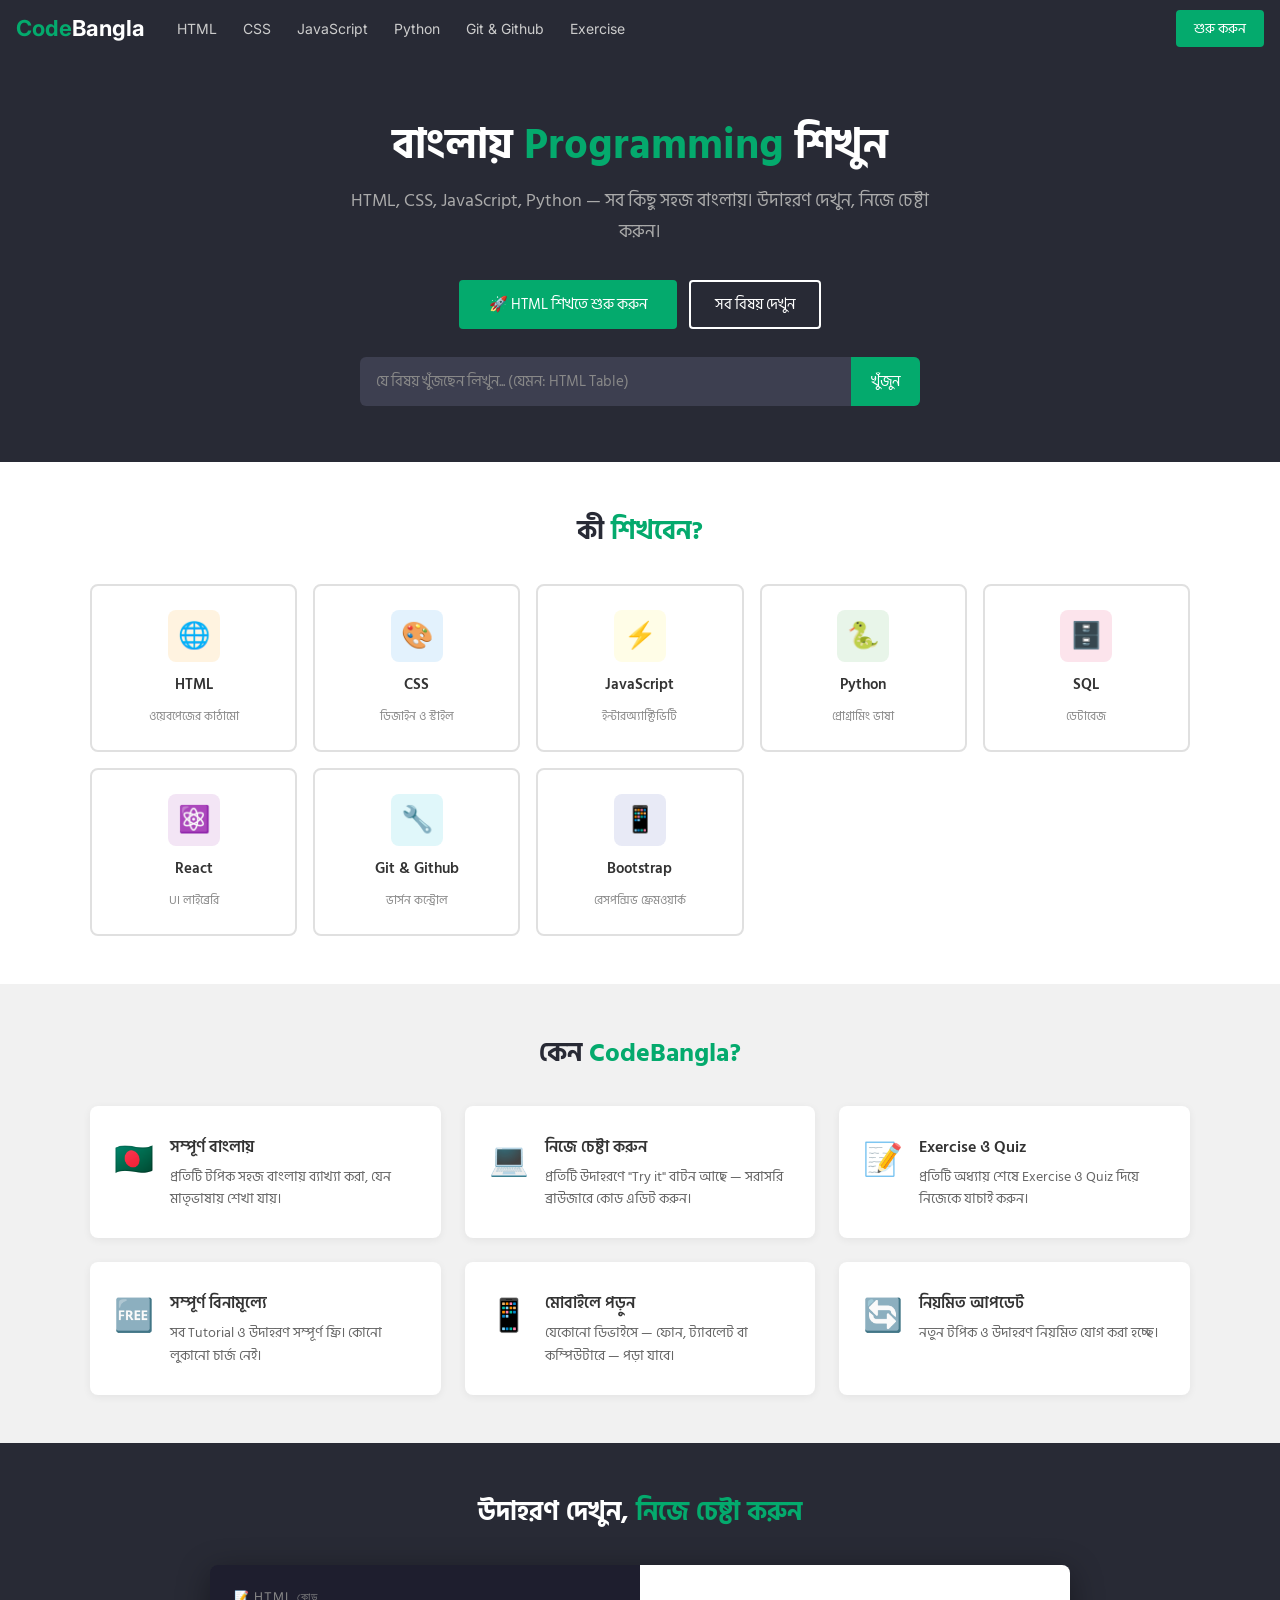
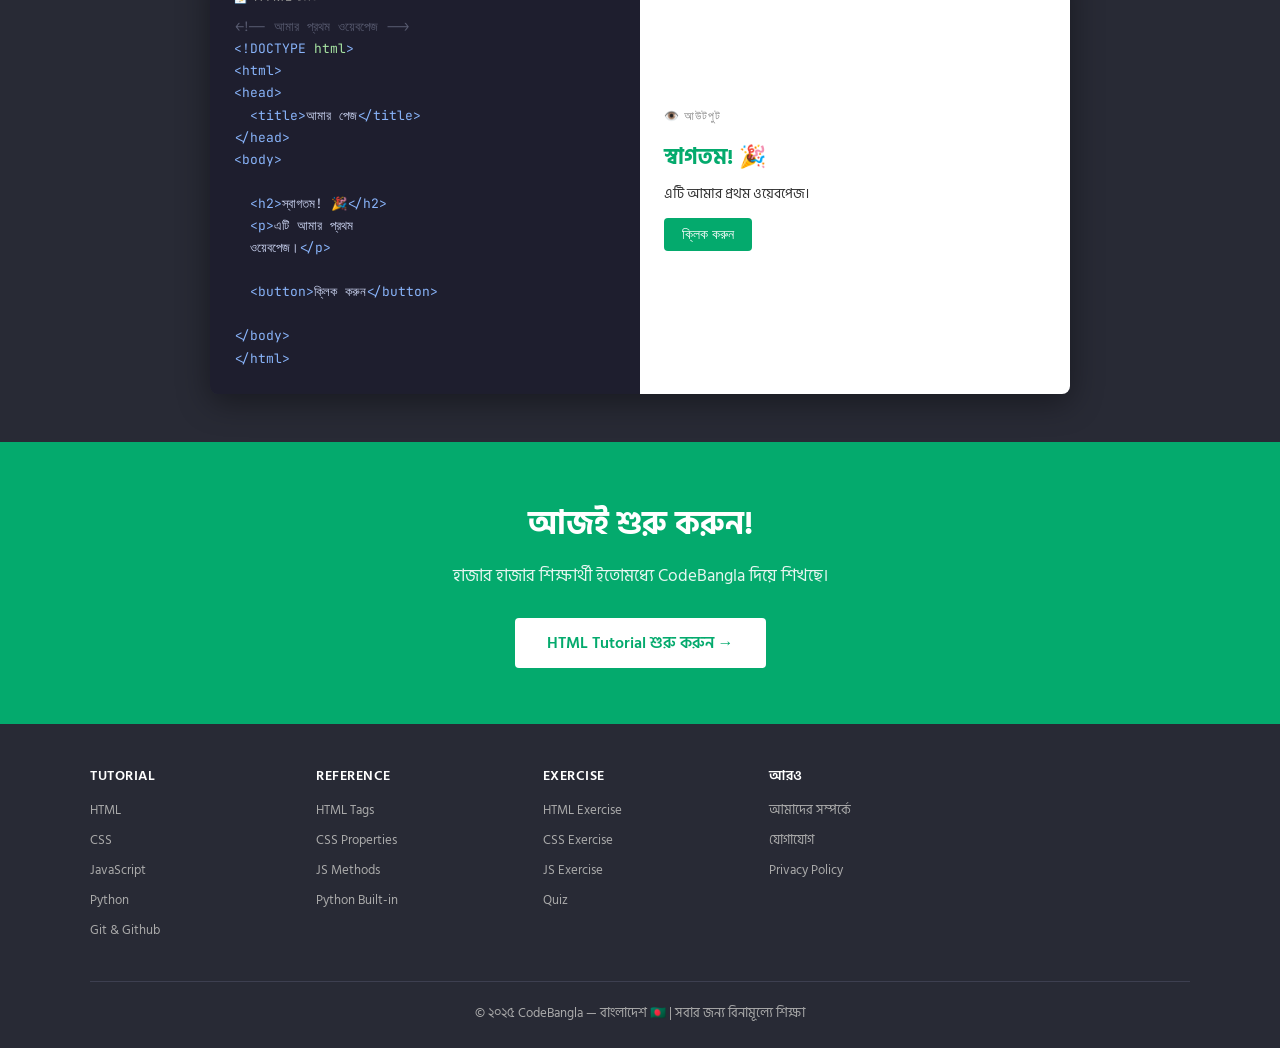
<file: 00 Original File/00-KiEdu-index.html>
<!DOCTYPE html>
<html lang="bn">

<head>
  <meta charset="UTF-8">
  <meta name="viewport" content="width=device-width, initial-scale=1.0">
  <title>CodeBangla - বাংলায় Programming শিখুন</title>
  <link
    href="https://fonts.googleapis.com/css2?family=Hind+Siliguri:wght@400;500;600;700&family=JetBrains+Mono:wght@400;600&family=Inter:wght@400;600;700&display=swap"
    rel="stylesheet">
  <link rel="stylesheet" href="00-KiEdu-style.css">
</head>

<body>

  <!-- TOP NAV -->
  <nav class="topnav">
    <a href="index.html" class="logo">Code<span>Bangla</span></a>
    <div class="nav-links">
      <a href="/01-HTML/01-HTML-index.html">HTML</a>
      <a href="/02-CSS/02-CSS-Combine.html">CSS</a>
      <a href="/03-JS/03-JS-Combine.html">JavaScript</a>
      <a href="#">Python</a>
      <a href="/04-Git-Github/04-Git-Github.css">Git & Github</a>
      <a href="#">Exercise</a>
    </div>
    <div class="nav-right">
      <a href="#" class="btn-green">শুরু করুন</a>
    </div>
  </nav>

  <!-- HERO -->
  <section class="hero">
    <h1>বাংলায় <span>Programming</span> শিখুন</h1>
    <p>HTML, CSS, JavaScript, Python — সব কিছু সহজ বাংলায়। উদাহরণ দেখুন, নিজে চেষ্টা করুন।</p>
    <div class="hero-btns">
      <a href="01-HTML-Content/H-index.html" class="btn-green-lg">🚀 HTML শিখতে শুরু করুন</a>
      <a href="#topics" class="btn-outline">সব বিষয় দেখুন</a>
    </div>
    <div class="search-bar">
      <input type="text" placeholder="যে বিষয় খুঁজছেন লিখুন... (যেমন: HTML Table)">
      <button>খুঁজুন</button>
    </div>
  </section>

  <!-- TOPICS -->
  <section class="section" id="topics">
    <h2 class="section-title">কী <span>শিখবেন?</span></h2>
    <div class="topics-grid">
      <a href="/01-HTML/01-HTML-index.html" class="topic-card">
        <div class="topic-icon" style="background:#fff3e0;">🌐</div>
        <h3>HTML</h3>
        <p>ওয়েবপেজের কাঠামো</p>
      </a>
      <a href="/02-CSS/02-CSS-Combine.html" class="topic-card">
        <div class="topic-icon" style="background:#e3f2fd;">🎨</div>
        <h3>CSS</h3>
        <p>ডিজাইন ও স্টাইল</p>
      </a>
      <a href="/03-JS/03-JS-Combine.html" class="topic-card">
        <div class="topic-icon" style="background:#fffde7;">⚡</div>
        <h3>JavaScript</h3>
        <p>ইন্টারঅ্যাক্টিভিটি</p>
      </a>
      <a href="#" class="topic-card">
        <div class="topic-icon" style="background:#e8f5e9;">🐍</div>
        <h3>Python</h3>
        <p>প্রোগ্রামিং ভাষা</p>
      </a>
      <a href="#" class="topic-card">
        <div class="topic-icon" style="background:#fce4ec;">🗄️</div>
        <h3>SQL</h3>
        <p>ডেটাবেজ</p>
      </a>
      <a href="#" class="topic-card">
        <div class="topic-icon" style="background:#f3e5f5;">⚛️</div>
        <h3>React</h3>
        <p>UI লাইব্রেরি</p>
      </a>
      <a href="/04-Git-Github/04-Git-Github.html" class="topic-card">
        <div class="topic-icon" style="background:#e0f7fa;">🔧</div>
        <h3>Git & Github</h3>
        <p>ভার্সন কন্ট্রোল</p>
      </a>
      <a href="#" class="topic-card">
        <div class="topic-icon" style="background:#e8eaf6;">📱</div>
        <h3>Bootstrap</h3>
        <p>রেসপন্সিভ ফ্রেমওয়ার্ক</p>
      </a>
    </div>
  </section>

  <!-- FEATURES -->
  <section class="section features-bg">
    <h2 class="section-title">কেন <span>CodeBangla?</span></h2>
    <div class="features-grid">
      <div class="feature-card">
        <div class="feature-icon">🇧🇩</div>
        <div>
          <h3>সম্পূর্ণ বাংলায়</h3>
          <p>প্রতিটি টপিক সহজ বাংলায় ব্যাখ্যা করা, যেন মাতৃভাষায় শেখা যায়।</p>
        </div>
      </div>
      <div class="feature-card">
        <div class="feature-icon">💻</div>
        <div>
          <h3>নিজে চেষ্টা করুন</h3>
          <p>প্রতিটি উদাহরণে "Try it" বাটন আছে — সরাসরি ব্রাউজারে কোড এডিট করুন।</p>
        </div>
      </div>
      <div class="feature-card">
        <div class="feature-icon">📝</div>
        <div>
          <h3>Exercise ও Quiz</h3>
          <p>প্রতিটি অধ্যায় শেষে Exercise ও Quiz দিয়ে নিজেকে যাচাই করুন।</p>
        </div>
      </div>
      <div class="feature-card">
        <div class="feature-icon">🆓</div>
        <div>
          <h3>সম্পূর্ণ বিনামূল্যে</h3>
          <p>সব Tutorial ও উদাহরণ সম্পূর্ণ ফ্রি। কোনো লুকানো চার্জ নেই।</p>
        </div>
      </div>
      <div class="feature-card">
        <div class="feature-icon">📱</div>
        <div>
          <h3>মোবাইলে পড়ুন</h3>
          <p>যেকোনো ডিভাইসে — ফোন, ট্যাবলেট বা কম্পিউটারে — পড়া যাবে।</p>
        </div>
      </div>
      <div class="feature-card">
        <div class="feature-icon">🔄</div>
        <div>
          <h3>নিয়মিত আপডেট</h3>
          <p>নতুন টপিক ও উদাহরণ নিয়মিত যোগ করা হচ্ছে।</p>
        </div>
      </div>
    </div>
  </section>

  <!-- CODE EXAMPLE -->
  <section class="code-section">
    <h2 class="section-title">উদাহরণ দেখুন, <span style="color:var(--green)">নিজে চেষ্টা করুন</span></h2>
    <div class="code-demo">
      <div class="code-pane">
        <div class="code-pane-header">📝 HTML কোড</div>
        <pre><span class="cm">&lt;!-- আমার প্রথম ওয়েবপেজ --&gt;</span>
<span class="tag">&lt;!DOCTYPE</span> <span class="attr">html</span><span class="tag">&gt;</span>
<span class="tag">&lt;html&gt;</span>
<span class="tag">&lt;head&gt;</span>
  <span class="tag">&lt;title&gt;</span>আমার পেজ<span class="tag">&lt;/title&gt;</span>
<span class="tag">&lt;/head&gt;</span>
<span class="tag">&lt;body&gt;</span>

  <span class="tag">&lt;h2&gt;</span>স্বাগতম! 🎉<span class="tag">&lt;/h2&gt;</span>
  <span class="tag">&lt;p&gt;</span>এটি আমার প্রথম
  ওয়েবপেজ।<span class="tag">&lt;/p&gt;</span>

  <span class="tag">&lt;button&gt;</span>ক্লিক করুন<span class="tag">&lt;/button&gt;</span>

<span class="tag">&lt;/body&gt;</span>
<span class="tag">&lt;/html&gt;</span></pre>
      </div>
      <div class="preview-pane">
        <div class="preview-pane-header">👁️ আউটপুট</div>
        <div class="preview-output">
          <h2>স্বাগতম! 🎉</h2>
          <p>এটি আমার প্রথম ওয়েবপেজ।</p>
          <button class="demo-btn" onclick="alert('আপনি ক্লিক করেছেন! 🎊')">ক্লিক করুন</button>
        </div>
      </div>
    </div>
  </section>

  <!-- CTA -->
  <section class="cta-section">
    <h2>আজই শুরু করুন!</h2>
    <p>হাজার হাজার শিক্ষার্থী ইতোমধ্যে CodeBangla দিয়ে শিখছে।</p>
    <a href="01-HTML-Content/H-index.html" class="btn-white">HTML Tutorial শুরু করুন →</a>
  </section>

  <!-- FOOTER -->
  <footer>
    <div class="footer-grid">
      <div class="footer-col">
        <h4>Tutorial</h4>
        <a href="/01-HTML/01-HTML-index.html">HTML</a>
        <a href="/02-CSS/02-CSS-Combine.html">CSS</a>
        <a href="/03-JS/03-JS-Combine.html">JavaScript</a>
        <a href="#">Python</a>
        <a href="/04-Git-Github/04-Git-Github.html">Git & Github</a>
      </div>
      <div class="footer-col">
        <h4>Reference</h4>
        <a href="#">HTML Tags</a>
        <a href="#">CSS Properties</a>
        <a href="#">JS Methods</a>
        <a href="#">Python Built-in</a>
      </div>
      <div class="footer-col">
        <h4>Exercise</h4>
        <a href="#">HTML Exercise</a>
        <a href="#">CSS Exercise</a>
        <a href="#">JS Exercise</a>
        <a href="#">Quiz</a>
      </div>
      <div class="footer-col">
        <h4>আরও</h4>
        <a href="#">আমাদের সম্পর্কে</a>
        <a href="#">যোগাযোগ</a>
        <a href="#">Privacy Policy</a>
      </div>
    </div>
    <div class="footer-bottom">
      <p>© ২০২৫ CodeBangla — বাংলাদেশ 🇧🇩 | সবার জন্য বিনামূল্যে শিক্ষা</p>
    </div>
  </footer>

</body>

</html>
</file>
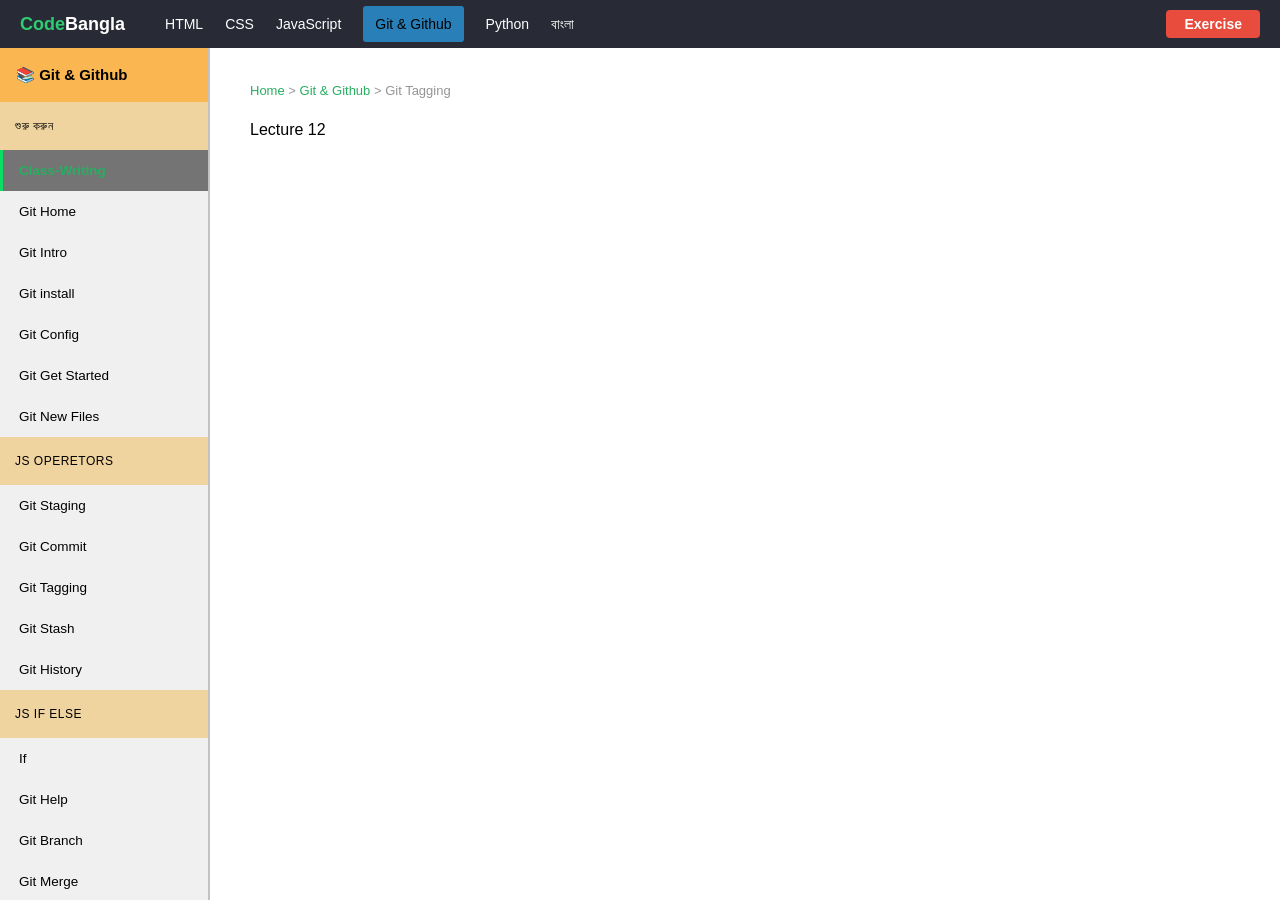
<file: 04-Git-Github/04-Git-Github.html>
<!Doctype html>
<html lang="bn">

<head>
  <meta charset="UTF-8" />
  <meta name="viewport" content="width=device-width, initial-scale=1.0" />
  <title>Document</title>
  <link rel="stylesheet" href="04-Git-Github.css" />
</head>

<body>

  <!--? TOP NAV -->
  <!-- Start Navbar -->
  <nav class="top-nav">
    <div class="brand"><span>Code</span>Bangla</div>
    <a href="#">HTML</a>
    <a href="#">CSS</a>
    <a href="#" class="#">JavaScript</a>
    <a href="#" class="active">Git & Github</a>
    <a href="#">Python</a>
    <a href="#">বাংলা</a>
      <button class="exercise-btn">Exercise</button>
  </nav>
<!-- End of Top Navbar -->


<!-- Start Layout -->
  <div class="layout">


<!--? SIDEBAR -->
<!-- Start Sidbar -->
  <div class="sidebar">
    <div class="sidebar-header">📚 Git & Github</div>

    <div class="sidebar-section">শুরু করুন</div>
      <a onclick="showPage('class-writing')" class="active" id="nav-class-writing">Class-Writing</a>

      <a onclick="showPage('introduction')" id="nav-introduction">Git Home</a>
      <a onclick="showPage('syntax')" id="nav-syntax">Git Intro</a>
      <a onclick="showPage('statements')" id="nav-statements">Git install</a>
      <a onclick="showPage('comments')" id="nav-comments">Git Config</a>
      <a onclick="showPage('variables')" id="nav-variables">Git Get Started</a>
      <a onclick="showPage('types')" id="nav-types">Git New Files</a>

    <div class="sidebar-section">JS Operetors</div>
      <a onclick="showPage('operators')" id="nav-operators">Git Staging</a>
      <a onclick="showPage('arithmetic')" id="nav-arithmetic">Git Commit</a>
      <a onclick="showPage('assignment')" id="nav-assignment">Git Tagging</a>
      <a onclick="showPage('compasirons')" id="nav-compasirons">Git Stash</a>
      <a onclick="showPage('conditional')" id="nav-conditional">Git History</a>

    <div class="sidebar-section">JS If Else</div>
      <a onclick="showPage('if')" id="nav-if">If</a>
      <a onclick="showPage('if-else')" id="nav-if-else">Git Help</a>
      <a onclick="showPage('ternary')" id="nav-ternary">Git Branch</a>
      <a onclick="showPage('switch')" id="nav-switch">Git Merge</a>
      <a onclick="showPage('booleans')" id="nav-booleans">Git Workflow</a>
      <a onclick="showPage('logical')" id="nav-logical">Git Best Practices</a>

    <div class="sidebar-section">JS Loops</div>
      <a onclick="showPage('loops')" id="nav-loops">Git Glossary</a>
      <a onclick="showPage('loops-for')" id="nav-loops-for">Loops for</a>
      <a onclick="showPage('loops-while')" id="nav-loops-while">Loops while</a>
      <a onclick="showPage('break')" id="nav-break">Break</a>
      <a onclick="showPage('continue')" id="nav-continue">Continue</a>
      <a onclick="showPage('control-flow')" id="nav-control-flow">Control Flow</a>

    <div class="sidebar-section">JS Strings</div>
      <a onclick="showPage('strings')" id="nav-strings">Strings</a>
      <a onclick="showPage('string-templates')" id="nav-string-templates">StringTemplates</a>
      <a onclick="showPage('string-methods')" id="nav-string-methods">String Methods</a>
      <a onclick="showPage('string-search')" id="nav-string-search">String Search</a>
      <a onclick="showPage('string-reference')" id="nav-string-reference">String Reference</a>

    <div class="sidebar-section">JS Numbers</div>
      <a onclick="showPage('numbers')" id="nav-numbers">Numbers</a>
      <a onclick="showPage('numbers-methods')" id="nav-numbers-methods">Numbers Methods</a>
      <a onclick="showPage('numbers-properties')" id="nav-numbers-properties">Numbers Properties</a>
      <a onclick="showPage('numbers-reference')" id="nav-numbers-reference">Numbers Reference</a>
      <a onclick="showPage('numbers-bitwise')" id="nav-numbers-bitwise">Numbers Bitwise</a>
      <a onclick="showPage('number-biglnt')" id="nav-number-biglnt">Numbers Biglnt</a>

    <div class="sidebar-section">JS Functions</div>
      <a onclick="showPage('function-path')" id="nav-function-path">Function Path</a>
      <a onclick="showPage('function-intro')" id="nav-function-intro">Function Intro</a>
      <a onclick="showPage('function-invocation')" id="nav-function-invocation">Function Invocation</a>
      <a onclick="showPage('function-parameters')" id="nav-function-parameters">Function Parameters</a>
      <a onclick="showPage('function-returns')" id="nav-function-returns">Function Returns</a>
      <a onclick="showPage('function-arguments')" id="nav-function-arguments">Function Arguments</a>
      <a onclick="showPage('function-expressions')" id="nav-function-expressions">Function Expressions</a>
      <a onclick="showPage('function-arrow')" id="nav-function-arrow">Function Arrow</a>
      <a onclick="showPage('function-quize')" id="nav-function-quize">Function Quiz</a>

    <div class="sidebar-section">JS Objects</div>
      <a onclick="showPage('object-path')" id="nav-object-path">Object- Path</a>
      <a onclick="showPage('object-intro')" id="nav-object-intro">Object Intro</a>
      <a onclick="showPage('object-properties')" id="nav-object-properties">Object Properties</a>
      <a onclick="showPage('object-methods')" id="nav-object-methods">Object Methods</a>
      <a onclick="showPage('object-this')" id="nav-object-this">Object This</a>
      <a onclick="showPage('object-display')" id="nav-object-display">Object Display</a>
      <a onclick="showPage('object-constructors')" id="nav-object-constructors">Object Constructors</a>

    <div class="sidebar-section">JS Scope</div>
      <a onclick="showPage('scope')" id="nav-scope">Scope</a>
      <a onclick="showPage('code-blocks')" id="nav-code-blocks">Code Blocks</a>
      <a onclick="showPage('code-hoisting')" id="nav-code-hoisting">Code Hoisting</a>
      <a onclick="showPage('code-strict-mode')" id="nav-code-strict-mode">Code Strict Mode</a>

    <div class="sidebar-section">JS Dates</div>
      <a onclick="showPage('dates')" id="nav-dates">Dates</a>
      <a onclick="showPage('date-formats')" id="nav-date-formats">Date Formats</a>
      <a onclick="showPage('date-get')" id="nav-date-get">Date Get</a>
      <a onclick="showPage('date-set')" id="nav-date-set">Date Set</a>
      <a onclick="showPage('date-methods')" id="nav-date-methods">Date Methods</a>
      <a onclick="showPage('date-blocks')" id="nav-date-blocks">Code Blocks</a>

    <div class="sidebar-section">JS Arrays</div>
      <a onclick="showPage('arrays')" id="nav-arrays">Arrays</a>
      <a onclick="showPage('array-methods')" id="nav-array-methods">Array Methods</a>
      <a onclick="showPage('array-search')" id="nav-array-search">Array Search</a>
      <a onclick="showPage('array-sort')" id="nav-array-sort">Array Sort</a>
      <a onclick="showPage('array-iterations')" id="nav-array-iterations">Array Iterations</a>
      <a onclick="showPage('array-reference')" id="nav-array-reference">Array Reference</a>
      <a onclick="showPage('array-const')" id="nav-array-const">Array Const</a>
  </div>
<!-- End Sidbar -->


<!--? MAIN CONTENT -->
<!-- Start Main Content -->
  <div class="main">










<!--? Class-00 Class-writing পেজ এর জন্য -->
<!--! Class-00 Class-writing পেজ এর জন্য -->
    <div class="page" id="page-class-writing">
            <div class="breadcrumb">
        <a href="#">Home</a> >
        <a href="#">Git & Github</a> > Git Tagging
    </div>
        <div>Lecture 12</div> 


 


    </div>

<!-- Class-Writing End -->










<!--? Class-01 Introduction পেজ এর জন্য -->
<!--! Class-01 Introduction পেজ এর জন্য -->
    <div class="page" id="page-introduction">
               <main>
        <section class="command-section">
            <h2 class="git-all-tag">১. গিট সেটআপ (Setup & Config)</h2>
            <table>
                <tr>
                    <th>Command</th>
                    <th>Description (বিবরণ)</th>
                </tr>
                <tr>
                    <td><code>git config --global user.name "[name]"</code></td>
                    <td>আপনার ইউজার নাম সেট করার জন্য।</td>
                </tr>
                <tr>
                    <td><code>git config --global user.email "[email]"</code></td>
                    <td>আপনার ইমেইল অ্যাড্রেস সেট করার জন্য।</td>
                </tr>
                <tr>
                    <td><code>git init</code></td>
                    <td>Creating a local git repository</td>
                </tr>
            </table>
        </section>

        <section class="command-section">
            <h2  class="git-all-tag">২. পরিবর্তন ট্র্যাকিং (Tracking Changes)</h2>
            <table>
                <tr>
                    <th>Command</th>
                    <th>Description (বিবরণ)</th>
                </tr>
                <tr>
                    <td><code>git status</code></td>
                    <td>ফাইলের বর্তমান অবস্থা (নতুন বা মডিফাইড ফাইল) দেখার জন্য।</td>
                </tr>
                <tr>
                    <td><code>git add [file]</code></td>
                    <td>নির্দিষ্ট ফাইলকে স্টেজিং এরিয়াতে যোগ করার জন্য।</td>
                </tr>
                <tr>
                    <td><code>git add .</code></td>
                    <td>সবগুলো পরিবর্তন করা ফাইল একসাথে স্টেজিং এ যোগ করার জন্য।</td>
                </tr>
                <tr>
                    <td><code>git commit -m "[message]"</code></td>
                    <td>স্টেজিং ফাইলগুলোকে একটি মেসেজসহ পার্মানেন্টলি সেভ করার জন্য।</td>
                </tr>
                <tr>
                    <td><code>git diff</code></td>
                    <td>ফাইলে কী কী পরিবর্তন করা হয়েছে তা দেখার জন্য।</td>
                </tr>
            </table>
        </section>

        <section class="command-section">
            <h2  class="git-all-tag">৩. ব্রাঞ্চ ও মার্জিং (Branch & Merge)</h2>
            <table>
                <tr>
                    <th>Command</th>
                    <th>Description (বিবরণ)</th>
                </tr>
                <tr>
                    <td><code>git branch</code></td>
                    <td>বর্তমান রিপোজিটরির সব ব্রাঞ্চের লিস্ট দেখার জন্য।</td>
                </tr>
                <tr>
                    <td><code>git branch [branch-name]</code></td>
                    <td>নতুন একটি ব্রাঞ্চ তৈরি করার জন্য।</td>
                </tr>
                <tr>
                    <td><code>git checkout [branch-name]</code></td>
                    <td>নির্দিষ্ট ব্রাঞ্চে মুভ বা সুইচ করার জন্য।</td>
                </tr>
                <tr>
                    <td><code>git merge [branch]</code></td>
                    <td>অন্য কোনো ব্রাঞ্চকে বর্তমান ব্রাঞ্চের সাথে যুক্ত করার জন্য।</td>
                </tr>
                <tr>
                    <td><code>git branch -d [branch]</code></td>
                    <td>একটি নির্দিষ্ট ব্রাঞ্চ ডিলিট করার জন্য।</td>
                </tr>
            </table>
        </section>

        <section class="command-section">
            <h2 class="git-all-tag">৪. রিমোট রিপোজিটরি (GitHub Support)</h2>
            <table>
                <tr>
                    <th>Command</th>
                    <th>Description (বিবরণ)</th>
                </tr>
                <tr>
                    <td><code>git remote add origin [url]</code></td>
                    <td>লোকাল রিপোজিটরিকে রিমোট সার্ভারের (GitHub) সাথে কানেক্ট করা।</td>
                </tr>
                <tr>
                    <td><code>git push -u origin [branch]</code></td>
                    <td>লোকাল কমিটগুলো রিমোট রিপোজিটরিতে পাঠানোর জন্য।</td>
                </tr>
                <tr>
                    <td><code>git pull</code></td>
                    <td>রিমোট রিপোজিটরি থেকে আপডেট লোকাল মেশিনে আনার জন্য।</td>
                </tr>
                <tr>
                    <td><code>git clone [url]</code></td>
                    <td>GitHub থেকে কোনো প্রোজেক্ট নিজের পিসিতে কপি করার জন্য।</td>
                </tr>
            </table>
        </section>

        <section class="command-section">
            <h2 class="git-all-tag">৫. হিস্টোরি ও রিভার্ট (History & Undo)</h2>
            <table>
                <tr>
                    <th>Command</th>
                    <th>Description (বিবরণ)</th>
                </tr>
                <tr>
                    <td><code>git log</code></td>
                    <td>সবগুলো কমিটের হিস্টোরি দেখার জন্য।</td>
                </tr>
                <tr>
                    <td><code>git reset [file]</code></td>
                    <td>স্টেজিং এরিয়া থেকে ফাইল বের করে দেওয়া (Unstage)।</td>
                </tr>
                <tr>
                    <td><code>git revert [commit-id]</code></td>
                    <td>পূর্বের কোনো একটি কমিটে ফিরে যাওয়ার জন্য (নতুন কমিট তৈরি করে)।</td>
                </tr>
            </table>
        </section>

        <section class="command-section">
            <h2 class="git-all-tag">6. init</h2>
            <table>
                <tr>
                    <th>Command</th>
                    <th>Description (বিবরণ)</th>
                </tr>
                <tr>
                    <td><code>git init </code></td>
                    <td>Creating a local repository</td>
                </tr>
            </table>
        </section>

        <section class="command-section">
            <h2 class="git-all-tag">7. Clone</h2>
            <table>
                <tr>
                    <th>Command</th>
                    <th>Description (বিবরণ)</th>
                </tr>
                <tr>
                    <td><code>git clone [repository_path] </code></td>
                    <td>Copy the project from the remote repository</td>
                </tr>
                <tr>
                    <td><code>git clone [repository_path] [new repository_path]</code></td>
                    <td>Copy the project by specifying the name of the directory you want to create</td>
                </tr>
                <tr>
                    <td><code>git clone --depth 1 [repository_path]</code></td>
                    <td>Copy the project to get only the latest revision</td>
                </tr>
            </table>
        </section>

        <section class="command-section">
            <h2 class="git-all-tag">3. Branch</h2>
            <table>
                <tr>
                    <th>Command</th>
                    <th>Description (বিবরণ)</th>
                </tr>
                <tr>
                    <td><code>git branch [branch] </code></td>
                    <td>Create branches </td>
                </tr>
                <tr>
                    <td><code>git branch </code></td>
                    <td>Display a list of branch </td>
                </tr>
                <tr>
                    <td><code>git branch -a</code></td>
                    <td>Display all branches </td>
                </tr>
                <tr>
                    <td><code>git branch -r</code></td>
                    <td>Display the remote branch </td>
                </tr>
                <tr>
                    <td><code>git branch -d [branch]</code></td>
                    <td>Delete the branch</td>
                </tr>
            </table>
        </section>

        <section class="command-section">
            <h2 class="git-all-tag">4. Checkout</h2>
            <table>
                <tr>
                    <th>Command</th>
                    <th>Description (বিবরণ)</th>
                </tr>
                <tr>
                    <td><code>git checkout [branch]</code></td>
                    <td>Switch the branch</td>
                </tr>
                <tr>
                    <td><code>git checkout -b [branch]</code></td>
                    <td>witching to create a branch</td>
                </tr>                
            </table>
        </section>

        <section class="command-section">
            <h2 class="git-all-tag">5. Diff, Status</h2>
            <table>
                <tr>
                    <th>Command</th>
                    <th>Description (বিবরণ)</th>
                </tr>
                <tr>
                    <td><code>git diff</code></td>
                    <td>Display the differences of changed files</td>
                </tr>
                <tr>
                    <td><code>git status</code></td>
                    <td>Display a list of changed files</td>
                </tr>                
            </table>
        </section>

        <section class="command-section">
            <h2 class="git-all-tag">6. Add</h2>
            <table>
                <tr>
                    <th>Command</th>
                    <th>Description (বিবরণ)</th>
                </tr>
                <tr>
                    <td><code>git add [filename] </code></td>
                    <td>Registration files and directories to index</td>
                </tr>
                <tr>
                    <td><code>git add –u</code></td>
                    <td>Register the changed files from the file that it has committed to the index</td>
                </tr>                
                <tr>
                    <td><code>git add –A</code></td>
                    <td>Registered for all the modified file index (file newly added is not included)</td>
                </tr>                
                <tr>
                    <td><code>git add .</code></td>
                    <td>Register all of the files and directories to index</td>
                </tr>                
            </table>
        </section>

        <section class="command-section">
            <h2 class="git-all-tag">7. Commit</h2>
            <table>
                <tr>
                    <th>Command</th>
                    <th>Description (বিবরণ)</th>
                </tr>
                <tr>
                    <td><code>git commit</code></td>
                    <td>Commit files that have been added to the index</td>
                </tr>
                <tr>
                    <td><code>git commit -m "[comment]"</code></td>
                    <td>Commit a file with the commit message</td>
                </tr>                
                <tr>
                    <td><code>git commit –a</code></td>
                    <td>Commit to add to all the changed files index (file newly added is not included)</td>
                </tr>                
                <tr>
                    <td><code>git commit –amend</code></td>
                    <td>Modify the last commit</td>
                </tr>                
            </table>
        </section>

        <section class="command-section">
            <h2 class="git-all-tag">8. Log, Show</h2>
            <table>
                <tr>
                    <th>Command</th>
                    <th>Description (বিবরণ)</th>
                </tr>
                <tr>
                    <td><code>git log</code></td>
                    <td>Display the commit log</td>
                </tr>
                <tr>
                    <td><code>git show</code></td>
                    <td>Display the latest commit content</td>
                </tr>                
                                
            </table>
        </section>

        <section class="command-section">
            <h2 class="git-all-tag">9. Reset</h2>
            <table>
                <tr>
                    <th>Command</th>
                    <th>Description (বিবরণ)</th>
                </tr>
                <tr>
                    <td><code>git reset --soft HEAD^	</code></td>
                    <td>Cancel the last commit (the contents intact)</td>
                </tr>
                <tr>
                    <td><code>git reset --hard HEAD^</code></td>
                    <td>Cancel the contents and commit of the last commit</td>
                </tr>                
                                
            </table>
        </section>

        <section class="command-section">
            <h2 class="git-all-tag">10. Push</h2>
            <table>
                <tr>
                    <th>Command</th>
                    <th>Description (বিবরণ)</th>
                </tr>
                <tr>
                    <td><code>git push [remote] [branch]</code></td>
                    <td>Submit to commit the local repository to the remote repository</td>
                </tr>
                <tr>
                    <td><code>git push origin master</code></td>
                    <td>Submit to commit the master of the local repository to the master of the remote repository</td>
                </tr>                
                                
            </table>
        </section>

        <section class="command-section">
            <h2 class="git-all-tag">11. Pull-Request</h2>
            <table>
                <tr>
                    <th>Command</th>
                    <th>Description (বিবরণ)</th>
                </tr>
                <tr>
                    <td><code>git pull-request</code></td>
                    <td>Send a pull request</td>
                </tr>
                <tr>
                    <td><code>git pull-request -m "[comment]" -b defunkt:master -h mislav:feature</code></td>
                    <td>Commit the file with the message of the pull request</td>
                </tr>                
                                
            </table>
        </section>

        <section class="command-section">
            <h2 class="git-all-tag">12. Merge</h2>
            <table>
                <tr>
                    <th>Command</th>
                    <th>Description (বিবরণ)</th>
                </tr>
                <tr>
                    <td><code>git merge [branch]</code></td>
                    <td>Merge the branch</td>
                </tr>  

            </table>
        </section>

        <section class="command-section">
            <h2 class="git-all-tag">13. Fetch, Pull</h2>
            <table>
                <tr>
                    <th>Command</th>
                    <th>Description (বিবরণ)</th>
                </tr>
                <tr>
                    <td><code>git fetch [remote]</code></td>
                    <td>Confirm the change of the remote repository</td>
                </tr>
                <tr>
                    <td><code>git pull [remote]</code></td>
                    <td>Incorporate a change in the remote repository</td>
                </tr>                
                                
            </table>
        </section>

        <section class="command-section">
            <h2 class="git-all-tag">14. Fetch, Pull</h2>
            <table>
                <tr>
                    <th>Command</th>
                    <th>Description (বিবরণ)</th>
                </tr>
                <tr>
                    <td><code>git cherry-pick [commit id]</code></td>
                    <td>Copy the commit of another branch to the current branch</td>
                </tr>               
                
            </table>
        </section>

        <section class="command-section">
            <h2 class="git-all-tag">15. Fetch, Pull</h2>
            <table>
                <tr>
                    <th>Command</th>
                    <th>Description (বিবরণ)</th>
                    <th>Examples</th>
                </tr>
                <tr>
                    <td><code>git browse</code></td>
                    <td>Open a page of the project of GitHub</td>
                    <td>open https://github.com/USER_NAME/REPOSITORY_NAME</td>
                </tr>
                <tr>
                    <td><code>git browse – issues</code></td>
                    <td>Open a page of the issues of the project of GitHub</td>
                    <td>open https://github.com/USER_NAME/REPOSITORY_NAME/issues</td>
                </tr>                
                <tr>
                    <td><code>git browse – wiki</code></td>
                    <td>Opening the wiki pages of the project of GitHub</td>
                    <td>open https://github.com/USER_NAME/REPOSITORY_NAME/wiki</td>
                </tr>                
                                
            </table>
        </section>


    
    </main>
    </div>

    <!-- End On Page: CSS পরিচিতি -->


<!--? Class-02 Syntax পেজ এর জন্য -->
<!--! Class-02 syntax পেজ এর জন্য -->
    <div class="page" id="page-syntax">
            <div class="breadcrumb">
                <a href="#">Home</a> >
                <a href="#">Git & Github</a> > Git Intro
            </div>
            <div>Lecture 2</div>

            
        <!--? Chepter 01 -->
        <h1>Git and GitHub Introduction</h1>
        <div class="bg">
            <h2>১. What is Git? (গিট কী?)</h2>
            <p>Git হলো একটি Version Control System (VCS)। সহজ কথায়, এটি একটি সফটওয়্যার যা আপনার প্রজেক্টের প্রতিটি ছোট-বড় পরিবর্তনের ইতিহাস (History) রেকর্ড করে রাখে।</p>
            
            <ul>
                <li>এটি লিনাক্সের জনক লিনাস টরভাল্ডস তৈরি করেছেন।</li>
                <li>এটি আপনার নিজের কম্পিউটারে (Offline-এ) কাজ করে।</li>
            </ul>
        </div>

        <!--? Chepter 02 -->
        <div class="bg">
            <h2>২. Key Git Concepts (গিটের মূল ধারণা)</h2>
            <p>গিট বুঝতে হলে নিচের ৩টি বিষয় সবথেকে গুরুত্বপূর্ণ:</p>
            
            <ul>
                <li><strong>Repository (রিপোজিটরি): </strong> আপনার প্রজেক্টের মূল ফোল্ডার, যেখানে গিট তার সব ডাটাবেস জমা রাখে।</li>
                <li><strong>Commit (কমিট):</strong> প্রজেক্টের একটি নির্দিষ্ট সময়ের "স্ন্যাপশট" বা সেভ পয়েন্ট।</li>
                <li><strong>Branch (ব্রাঞ্চ):</strong> মূল কাজ ঠিক রেখে আলাদাভাবে কোনো নতুন ফিচার ট্রাই করার জন্য একটি আলাদা শাখা।</li>
            </ul>
        </div>

        <!--? Chepter 03 -->
        <div class="bg">
            <h2>৩. Working with Git (গিট কীভাবে কাজ করে?)</h2>
            <p>গিট মূলত ৩টি ধাপে বা "States"-এ কাজ করে:</p>
            
            <ul>
                <li><strong>Working Directory: </strong> যেখানে আপনি সরাসরি ফাইল এডিট বা ডিলিট করছেন।</li>
                <li><strong>Staging Area: </strong><span class="sel">git add</span> করার পর ফাইলগুলো এখানে আসে। এটি হলো সেভ (Commit) করার জন্য প্রস্তুতির জায়গা।</li>
                <li><strong>Local Repository: </strong> <span class="sel">git commit</span> করার পর ফাইলগুলো চিরস্থায়ীভাবে ইতিহাসের অংশ হয়ে যায়।</li>
            </ul>
        </div>
        

        <!--? Chepter 04 -->
        <div class="bg">
            <h2>৪. Why Git? (কেন গিট ব্যবহার করবেন?)</h2>

            <ul>
                <li><strong>টাইম ট্রাভেল:</strong> আপনি চাইলে এক বছর আগে আপনার কোড কেমন ছিল, সেখানে ফিরে যেতে পারেন।</li>
                <li><strong>নিরাপত্তা:</strong> ভুল করে কোড ডিলিট হয়ে গেলেও গিট থেকে তা উদ্ধার করা সম্ভব।</li>
                <li><strong>কোলাবরেশন:</strong> একই প্রজেক্টে পৃথিবীর বিভিন্ন প্রান্ত থেকে হাজার হাজার মানুষ একসাথে কাজ করতে পারে।</li>
                <li><strong>উন্নত ট্র্যাকিং:</strong> কে, কখন, ফাইলের কোন লাইনে কী পরিবর্তন করেছে, তা একদম পরিষ্কারভাবে দেখা যায়।</li>
            </ul>
        </div>

        <!--? Chepter 05 -->
        <div class="bg">
            <h2>৫. What is GitHub? (গিটহাব কী?)</h2>
            <p>অনেকে গিট এবং গিটহাবকে এক মনে করেন, কিন্তু তারা আলাদা।</p>

            <ul>
                <li><strong>গিটহাব</strong> হলো একটি অনলাইন ক্লাউড প্ল্যাটফর্ম বা ওয়েবসাইট।</li>
                <li>এটি আপনার কম্পিউটারের গিট রিপোজিটরিগুলোকে অনলাইনে জমা রাখার জায়গা (Hosting)।</li>
                <li><strong>সহজ উদাহরণ:</strong> সহজ উদাহরণ: গিট যদি হয় আপনার ফোনের "ক্যামেরা" (যা ছবি তোলে বা রেকর্ড করে), তবে গিটহাব হলো "গুগল ড্রাইভ" বা "আইক্লাউড" (যেখানে আপনি ছবিগুলো অনলাইনে ব্যাকআপ রাখেন)।</li>
            </ul>
        </div>


        <!--? Chepter 06 -->
        <div class="bg">
            <h2>৬. Git and GitHub Introduction (সমন্বয়)</h2>
            <p>আপনি যখন আপনার পিসিতে Git ব্যবহার করে কাজ শেষ করেন, তখন সেই কাজগুলো সবার সাথে শেয়ার করার জন্য বা ব্যাকআপ রাখার জন্য GitHub-এ push করে পাঠিয়ে দেন। এর মাধ্যমে অন্যান্য ডেভেলপাররা আপনার কোড দেখতে পারে এবং প্রয়োজনে সাহায্য করতে পারে।</p>

            <ul><strong>সংক্ষেপে:</strong>
                <li><strong>Git:</strong> টুল বা সফটওয়্যার (লোকাল পিসিতে থাকে)।</li>
                <li><strong>GitHub:</strong> ওয়েবসাইট বা ক্লাউড সার্ভিস (অনলাইনে থাকে)।</li>
            </ul>
        </div>
    </div>


<!--? Class-03 Statements পেজ এর জন্য -->
<!--! Class-03 Statements পেজ এর জন্য -->
    <div class="page" id="page-statements">
        <div class="breadcrumb">
                <a href="#">Home</a> >
                <a href="#">Git & Github</a> > Git Install
            </div>
                <div>Lecture 3</div>

        <!--? Chepter 01 -->
        <h1>Git Install</h1>
        <div class="bg">
            <h2>১. Git Install এবং How to Install Git</h2>
            <p>উইন্ডোজে গিট ইন্সটল করার সবথেকে নিরাপদ উপায় হলো অফিসিয়াল ওয়েবসাইট git-scm.com থেকে ফাইল ডাউনলোড করা।</p>

            <ul>
                <li>ডাউনলোড করা .exe ফাইলটি ওপেন করে সাধারণত সব অপশনে Next দিলেই এটি সুন্দরভাবে ইন্সটল হয়ে যায়। তবে মাঝখানের কিছু টেকনিক্যাল সেটিংস বুঝে নেওয়া ভালো।</li>
            </ul>
        </div>

        <!--? Chepter 02 -->
        <div class="bg">
        <h2>২. Git Bash কী?</h2>
        <p>ইন্সটল করার পর আপনি Git Bash নামে একটি অ্যাপ পাবেন। উইন্ডোজের সাধারণ কমান্ড প্রম্পটের (CMD) চেয়ে এটি অনেক বেশি শক্তিশালী। কারণ এটি আপনাকে উইন্ডোজের ভেতরেই লিনাক্স বা ইউনিক্স টার্মিনালের স্বাদ দেয়। গিটের সব কমান্ড এখানে কোনো ঝামেলা ছাড়াই চলে।</p>
        </div>

        <!--? Chepter 03 -->
        <div class="bg">
            <h2>৩. Verifying Your Installation (ইন্সটল হয়েছে কি না দেখা)</h2>
            <p>ইন্সটল করার পর গিট ঠিকমতো কাজ করছে কি না তা চেক করতে আপনার টার্মিনালে (CMD বা Git Bash) এই কমান্ডটি দিন:</p>

    <pre>
    <span class="com">Bash</span>
    <span class="sel">git --version</span>
    </pre>

        <p>যদি আপনি <span class="com">git version 2.x.x </span> এর মতো কোনো আউটপুট পান, তবে বুঝবেন গিট সফলভাবে ইন্সটল হয়েছে।</p>
        </div>

        <!--? Chepter 04 -->
        <div class="bg">
            <h2>৪. Default Editor</h2>
            <p>ইন্সটলেশনের সময় গিট আপনাকে জিজ্ঞেস করবে আপনি কোন এডিটর (যেমন: Vim, Notepad++, VS Code) ব্যবহার করতে চান।</p>

            <ul>
                <li>যদি ভুলে Vim সিলেক্ট হয়ে থাকে, তবে কোনো বড় কমান্ডের সময় গিট একটি কালো স্ক্রিন ওপেন করতে পারে যা থেকে বের হওয়া কঠিন।</li>
                <li>পরে এটি পরিবর্তন করতে চাইলে লিখুন:</li>
                <li><span class="sel">git config --global core.editor "notepad" </span> (অথবা আপনার পছন্দের এডিটর)।</li>
            </ul>
        </div>

        <!--? Chepter 05 -->
        <div class="bg">
            <h2>৫. PATH Environment (পাথ এনভায়রনমেন্ট)</h2>
            <p>এটি অত্যন্ত গুরুত্বপূর্ণ। আপনি যদি চান যে আপনার কম্পিউটারের যেকোনো ফোল্ডার থেকে বা যেকোনো টার্মিনাল (যেমন আপনার বর্তমান CMD) থেকে গিট কাজ করুক, তবে গিটকে PATH-এ যুক্ত থাকতে হবে।</p>
            <h3>How to Add Git to PATH after Installation?</h3>
            <p>যদি ইন্সটলেশনের সময় এটি না করে থাকেন, তবে ম্যানুয়ালি করতে হবে:</p>

            <ul>
                <li>উইন্ডোজ সার্চে লিখুন <strong>"Edit the system environment variables"</strong> ।</li>
                <li><strong>Environment Variables</strong> বাটনে ক্লিক করুন।</li>
                <li><strong>System Variables</strong> এর নিচে <span class="prop">Path</span> খুঁজে বের করে Edit ক্লিক করুন।</li>
                <li>New ক্লিক করে গিটের বিন ফোল্ডারের লোকেশন (যেমন: C:\Program Files\Git\bin) লিখে দিন।</li>
                <li>সব ওকে (OK) করে দিয়ে আপনার টার্মিনালটি রিস্টার্ট করুন।</li>
            </ul>
        </div>
        <!--? Chepter 06 -->
        <div class="bg">
            <h2>৬. Line Endings (লাইন এন্ডিং)</h2>
            <p>উইন্ডোজ এবং লিনাক্স ফাইল সেভ করার সময় আলাদা ফরম্যাট ব্যবহার করে।</p>

            <ul>
                <li>ইন্সটলেশনের সময় সব সময় <span class="sel">"Checkout Windows-style, commit Unix-style line endings"</span>  সিলেক্ট করবেন। এতে আপনার কোড যখন অনলাইনে (GitHub) যাবে, তখন ফরম্যাটিং নষ্ট হবে না।</li>
            </ul>
        </div>

        <!--? Chepter 07 -->
        <div class="bg">
            <h2>৮. Troubleshooting & Common Installation Issues</h2>
            <strong>সাধারণ কিছু সমস্যা:</strong>
            
            <ul>
                <li><strong>'git' is not recognized:</strong> এটি হওয়ার প্রধান কারণ হলো গিট PATH-এ যুক্ত নেই। ওপরের ৫ নম্বর ধাপটি অনুসরণ করলে এটি ঠিক হয়ে যাবে।</li>
                <li><strong>Permission Denied:</strong> অনেক সময় সি-ড্রাইভে কাজ করার সময় পারমিশন চায়। সেক্ষেত্রে আপনার টার্মিনালটি <strong>"Run as Administrator"</strong> দিয়ে ওপেন করুন।</li>
                <li><strong>Installation stuck:</strong> যদি ইন্সটলেশন আটকে যায়, তবে এন্টিভাইরাস বা ফায়ারওয়াল সাময়িকভাবে বন্ধ করে আবার চেষ্টা করুন।</li>
            </ul>
        </div>
    </div>


<!--? Class-04 Comments পেজ এর জন্য -->
<!--! Class-04 Comments পেজ এর জন্য -->
<div class="page" id="page-comments">
        <div class="breadcrumb">
        <a href="#">Home</a> >
        <a href="#">Git & Github</a> > Git Config
    </div>
        <div>Lecture 4</div>

    <!--? Chepter 00 -->
    <h1>Git Config</h1>
    <p>Git-এ কাজ শুরু করার আগে Git Config সেটআপ করা অনেকটা আপনার ডিজিটাল আইডি কার্ড বা পরিচয়পত্র তৈরি করার মতো। আপনি যখনই কোনো প্রজেক্টে কাজ করবেন, গিট আপনার এই কনফিগারেশন থেকেই জানতে পারবে কে কোডটি লিখেছে।</p>
    <div class="bg">
        <p>নিচে আপনার প্রতিটি পয়েন্ট বিস্তারিতভাবে বুঝিয়ে বলা হলো:</p>
    </div>

    <!--? Chepter 01 -->
    <div class="bg">
        <h2>১. Git Config কী ও কেন এটি করবেন? (Why Configure Git?)</h2>
        <p>গিট একটি Version Control System। এর কাজ হলো কে, কখন, কী পরিবর্তন করেছে তার হিসাব রাখা। আপনি যখন একটি 'Commit' করেন, গিট সেই কমিটের সাথে আপনার নাম এবং ইমেইল জুড়ে দেয়।</p>

        <ul>
            <li><strong>কেন জরুরি:</strong> আপনি যদি এটি কনফিগার না করেন, গিট আপনাকে কমিট করতে দেবে না। এটি টিম ওয়ার্কের জন্য অপরিহার্য যাতে বোঝা যায় কোন ডেভেলপার কোন কাজটি করেছে।</li>
        </ul>
    </div>

    <!--? Chepter 02 -->
    <div class="bg">
        <h2>২. কনফিগারেশনের তিনটি লেভেল (Configuration Levels)</h2>
        <p>গিট তিনটি স্তরে সেটিংস জমা রাখে। আপনার প্রয়োজন অনুযায়ী আপনি এগুলো ব্যবহার করতে পারেন:</p>

        <ul>
            <li><strong>Local (--local):</strong> এটি শুধুমাত্র একটি নির্দিষ্ট প্রজেক্ট বা ফোল্ডারের জন্য কাজ করে।</li>
            <li><strong>Global (--global):</strong> এই পিসিতে আপনার (বর্তমান ইউজার) সব প্রজেক্টের জন্য কাজ করবে। এটিই সবথেকে বেশি ব্যবহৃত হয়।</li>
            <li><strong>System (--system):</strong>এই কম্পিউটারের সব ইউজার এবং সব প্রজেক্টের জন্য কাজ করবে।</li>
        </ul>
    </div>

    <!--? Chepter 03 -->
    <div class="bg">
        <h2>৩. User Name ও Email Address সেট করা</h2>
        <p>গিট ইনস্টল করার পর প্রথম কাজ হলো আপনার নাম এবং ইমেইল সেট করা। টার্মিনালে (CMD/Bash) নিচের কমান্ডগুলো লিখুন:</p>
<pre>
<span class="com">নাম সেট করা:</span>
<span class="sel">git config --global user.name</span><span class="com"> "আপনার নাম"</span>

<span class="com">ইমেইল সেট করা:</span>
<span class="sel">git config --global user.email</span><span class="com">"yourname@example.com"</span>
</pre>
    </div>

    <!--? Chepter 04 -->
    <div class="bg">
        <h2>৪. ডিফল্ট ব্রাঞ্চের নাম পরিবর্তন (Default Branch Name)</h2>
        <p>আগে গিটে প্রথম ব্রাঞ্চের নাম ডিফল্টভাবে <span>master</span> থাকতো। এখন আধুনিক প্রজেক্টে সবাই <span>main</span> ব্যবহার করতে পছন্দ করে। আপনি এটি আগে থেকেই সেট করে রাখতে পারেন:</p>

<pre>
<span class="com">Bash</span>
<span class="sel">git config --global init.defaultBranch main</span>
</pre>
    </div>

    <!--? Chepter 05 -->
    <div class="bg">
        <h2>৫. আপনার কনফিগারেশন দেখা (Viewing Your Configuration)</h2>
        <p>বর্তমানে কী কী সেটিংস আপনার গিটে আছে তা দেখার জন্য নিচের কমান্ডটি দিন:</p>

<pre>
<span class="com">Bash</span>
<span class="sel">git config --list</span>
</pre>
    <p>এটি আপনার নাম, ইমেইল এবং অন্যান্য সব সেটিংস একটি তালিকায় দেখাবে।</p>
    </div>

    <!--? Chepter 06 -->
    <div class="bg">
        <h2>৬. সেটিংস পরিবর্তন বা মুছে ফেলা (Changing or Unsetting)</h2>
        <p>কখনো যদি ভুল তথ্য দিয়ে থাকেন বা সেটিংস বদলাতে চান, তবে নিচের পদ্ধতিগুলো অনুসরণ করুন:</p>

        <ul>
            <li><strong>পরিবর্তন করা (Changing):</strong> শুধু আগের কমান্ডটি আবার নতুন তথ্য দিয়ে লিখলেই পুরনোটি মুছে নতুনটি সেট হয়ে যাবে। (যেমন: <span class="sel">git config --global user.name</span> <span class="com">"নতুন নাম"</span> )</li>
            <li><strong>মুছে ফেলা (Unsetting):</strong> কোনো নির্দিষ্ট সেটিং পুরোপুরি মুছে ফেলতে চাইলে লিখুন:</li>
        </ul>

<pre>
<span class="com">Bash</span>
<span class="sel">git config --global --unset user.name</span>
</pre>
    </div>

    <!--? Chepter 07 -->
    <div class="bg">
        <h2>৭. Troubleshooting (উইন্ডোজ ইউজারদের জন্য টিপস)</h2>
        <p>আপনি যেহেতু উইন্ডোজ ব্যবহার করছেন, কনফিগারেশন করার সময় কিছু বিষয়ে সতর্ক থাকবেন:</p>

        <ul>
            <li><strong>কোটেশন মার্ক:</strong> নাম দেওয়ার সময় সব সময় <strong>" " (Double Quotation)</strong>  ব্যবহার করবেন, যেমন: <strong>"Kamrul Islam"</strong> । না দিলে গিট শুধু প্রথম অংশটুকু নিতে পারে।</li>
            <li><strong>কেস সেন্সিটিভিটি:</strong>ইমেইল সব সময় ছোট হাতের অক্ষরে দেওয়ার চেষ্টা করবেন।</li>
            <li><strong>এডিটর সমস্যা:</strong>যদি ভুল করে <span class="sel">git config --global --edit </span> লিখে ফেলেন এবং একটি কালো স্ক্রিন আসে যা থেকে বের হতে পারছেন না, তবে কিবোর্ডে <strong>:q!</strong> লিখে এন্টার দিন।</li>
        </ul>
    </div>

    <!--? Chepter 07 -->
    <div class="bg">
        <strong>সারসংক্ষেপ:</strong>
        <ul>
            <li>১. git config --global user.name "Name" <span class="com">(নাম সেট)</span></li>
            <li>২. git config --global user.email "Email" <span class="com">(ইমেইল সেট)</span></li>
            <li> git config --list <span class="com">(সব চেক করা)</span></li>
        </ul>

        <p>এভাবে একবার কনফিগার করে নিলে আপনার পিসির সব গিট প্রজেক্টে আপনার নাম ও ইমেইল অটোমেটিক চলে আসবে।</p>
    </div>
</div>


<!--? Class-05 Variables পেজ এর জন্য -->
<!--! Class-05 Variables পেজ এর জন্য -->
<div class="page" id="page-variables">
            <div class="breadcrumb">
            <a href="#">Home</a> >
            <a href="#">Git & Github</a> > Git Get Started
        </div>
            <div>Lecture 5</div>

        <h1>Git Getting Started</h1>
        <p>Git-এ কাজ শুরু করার প্রসেসটি মূলত আপনার সাধারণ একটি ফোল্ডারকে গিটের "মস্তিষ্ক" বা নিয়ন্ত্রণে নিয়ে আসার প্রক্রিয়া।</p>
        <p>নিচে প্রতিটি অংশ বিস্তারিতভাবে বুঝিয়ে বলা হলো:</p>
    <!--? Chepter 01 -->
    <div class="bg">
        <h2>১. Get Started with Git (শুরু করার প্রস্তুতি)</h2>
        <p>গিটে কাজ শুরু করার আগে নিশ্চিত করুন আপনার পিসিতে গিট ইন্সটল করা আছে। টার্মিনালে git --version লিখে এটি চেক করে নিন। এরপর প্রথম কাজ হলো গিটকে জানানো যে আপনি কে (Identity):</p>

<pre>
<span class="com">Bash</span>
<span class="sel">git config --global user.name</span> <span class="com">"Your Name"</span>
<span class="sel">git config --global user.email </span><span class="com">"youremail@example.com"</span>
</pre>
    </div>

    <!--? Chepter 02 -->
    <div class="bg">
        <h2>২. Creating Git Folder (প্রজেক্ট ফোল্ডার তৈরি)</h2>
        <p>যেকোনো প্রজেক্ট শুরু করার জন্য প্রথমে একটি খালি জায়গা বা ফোল্ডার লাগে।</p>
        
        <ul>
            <li><strong>ম্যানুয়ালি:</strong> উইন্ডোজের সাধারণ ফোল্ডার যেভাবে তৈরি করেন।</li>
            <li><strong>টার্মিনালে:</strong> <span class="sel">mkdir my-new-project</span> লিখে এন্টার দিন। এরপর <span class="sel">cd my-new-project </span> লিখে ফোল্ডারের ভেতর প্রবেশ করুন।
</li>
        </ul>
    </div>

    <!--? Chepter 03 -->
    <div class="bg">
        <h2>৩. Initialize Git (গিট চালু করা)</h2>
        <p>ফোল্ডার তৈরি করলেই সেটি গিট প্রজেক্ট হয় না। গিটকে ওই ফোল্ডারের দায়িত্ব দেওয়ার জন্য আপনাকে এই ম্যাজিক কমান্ডটি দিতে হয়:</p>

<pre>
<span class="com">Bash</span>
<span class="sel">git init</span>
</pre>

    <p>এই কমান্ডটি দেওয়ার সাথে সাথে আপনার সাধারণ ফোল্ডারটি একটি Git Repository-তে রূপান্তরিত হয়।
</p>
    </div>

    <!--? Chepter 04 -->
    <div class="bg">
        <h2>৪. আপনার করা প্রশ্নগুলোর উত্তর</h2>
        <h3>What is a Repository? (রিপোজিটরি কী?)</h3>
        <p>সহজ কথায়, রিপোজিটরি (বা সংক্ষেপে Repo) হলো আপনার প্রজেক্টের একটি ডিজিটাল স্টোরেজ বা ভান্ডার।</p>
        <p>এটি সাধারণ ফোল্ডারের চেয়ে আলাদা। একটি সাধারণ ফোল্ডারে শুধু ফাইল থাকে, কিন্তু একটি রিপোজিটরিতে ফাইলের পাশাপাশি শুরু থেকে এ পর্যন্ত আপনি যতবার কোড পরিবর্তন করেছেন বা সেভ করেছেন, সেই সবগুলোর ইতিহাস (History) সংরক্ষিত থাকে।</p>

        <h3>What Happens When You Run git init?</h3>
        <p>যখন আপনি git init কমান্ডটি রান করেন, তখন পর্দার আড়ালে ৩টি প্রধান ঘটনা ঘটে:</p>

        <ul>
            <li><strong>.git ফোল্ডার তৈরি:</strong> আপনার প্রজেক্ট ফোল্ডারে একটি অদৃশ্য (hidden) ফোল্ডার তৈরি হয় যার নাম .git। আপনার সব হিস্ট্রি এবং ভার্সন এই ফোল্ডারের ভেতরেই জমা থাকে।</li> <br>
            <li><strong>Tracking শুরু হওয়া:</strong> গিট ওই ফোল্ডারের সব ফাইলকে পর্যবেক্ষণ করা শুরু করে। আপনি এখন কোনো ফাইল তৈরি করলে গিট সেটি সাথে সাথে চিনতে পারবে।</li> <br>
            <li><strong>Default Branch তৈরি: </strong> গিট স্বয়ংক্রিয়ভাবে একটি প্রাথমিক শাখা বা Branch তৈরি করে ফেলে (উইন্ডোজে সাধারণত যার নাম master দেখাবে)।
</li>
        </ul>
    </div>

    <!--? Chepter 05 -->
    <div class="bg">
        <h2>৫. Key Steps to Get Started (সফলভাবে শুরু করার মূল ধাপসমূহ)</h2>
        <p>একটি নতুন প্রজেক্ট গিটে শুরু করার সঠিক ক্রম হলো এটি:</p>
        <ul>
            <li><strong>git init:</strong> গিট চালু করুন।</li>
            <li><strong>ফাইল তৈরি:</strong> আপনার কোড বা ফাইল তৈরি করুন (যেমন: index.html)।</li>
            <li><strong>git add . : </strong>ফাইলগুলোকে স্টেজ বা লাইনে দাঁড় করান।</li>
            <li><strong>git commit -m "Initial commit" </strong> : ফাইলগুলো স্থায়ীভাবে সেভ করুন।</li>
        </ul>
    </div>

    <!--? Chepter 06 -->
    <div class="bg">
        <h2>৬. Troubleshooting (সাধারণ সমস্যা ও সমাধান)</h2>
        <p>আপনি শুরু করার সময় নিচের সমস্যাগুলোতে পড়তে পারেন:</p>

        <span><strong>সমস্যা:</strong> .git ফোল্ডার খুঁজে পাচ্ছি না।</span>
        <ul><li><strong>সমাধান:</strong> এটি ডিফল্টভাবে 'Hidden' থাকে। উইন্ডোজ ফাইল এক্সপ্লোরার থেকে View > Hidden items চেক করে দিলেই এটি দেখতে পাবেন।</li></ul> <br>

        <span>><strong>সমস্যা:</strong> git init দিয়েছি কিন্তু পরে মনে হলো দরকার নেই।</span>
        <ul><li><strong>সমাধান:</strong> স্রেফ .git ফোল্ডারটি ডিলিট করে দিন। আপনার সাধারণ ফোল্ডারটি গিটের নিয়ন্ত্রণ থেকে মুক্ত হয়ে যাবে।</li></ul><br>

        <span><strong>সমস্যা:</strong> ভুল ফোল্ডারে git init দিয়ে ফেলেছি।</span>
        <ul><li><strong>সমাধান:</strong> ভয় নেই! আপনার ডেস্কটপ বা অন্য কোনো ভুল ফোল্ডারে যদি এটি দিয়ে ফেলেন, তবে ওই ফোল্ডারের ভেতর থাকা লুকানো .git ফোল্ডারটি ডিলিট করে দিলেই সব ঠিক হয়ে যাবে।</li></ul><br>

        <span><strong>সমস্যা:</strong> কমান্ড প্রম্পটে (CMD) অদ্ভুত এরর দিচ্ছে।</span>
        <ul><li> অনেক সময় স্পেস বা টাইপিং মিস্টেক হয়। যেমন: gitinit না লিখে মাঝখানে একটি স্পেস দিয়ে git init লিখতে হবে।</li></ul>
    </div>

    <!--? Chepter 07 -->
    <div class="bg">
        <h2>একটি সহজ টিপ:</h2>
        <p>আপনি যেহেতু ইতোমধ্যে git reset নিয়ে কাজ করতে গিয়ে More? এররটি পেয়েছিলেন, তাই মনে রাখবেন—উইন্ডোজে গিট ব্যবহারের সময় কোনো স্পেশাল ক্যারেক্টার (যেমন: ^ বা ~) ব্যবহার করলে সেটিকে ডাবল কোটেশনের (" ") মধ্যে রাখা সবথেকে নিরাপদ।</p>
    </div>
</div>


<!--? Class-06 Types পেজ এর জন্য -->
<!--! Class-06 Types পেজ এর জন্য -->
<div class="page" id="page-types">
           <div class="breadcrumb">
            <a href="#">Home</a> >
            <a href="#">Git & Github</a> > Git New Files
        </div>
            <div>Lecture 6</div>
    

    <!--? Chepter 01 -->
    <h1>Git New Files</h1>
    <p>Git-এ কাজ করার সময় নতুন ফাইল তৈরি করা এবং সেগুলোকে গিটের নিয়ন্ত্রণে নিয়ে আসা খুবই গুরুত্বপূর্ণ। আপনি যখন একটি প্রজেক্টে নতুন কিছু যোগ করেন, গিট সেটাকে কীভাবে দেখে—সেই পুরো বিষয়টি নিচে বিস্তারিত আলোচনা করা হলো।</p>
    <div class="bg">
        <h2>১. New Files সম্পর্কিত প্রশ্নের উত্তর</h2>
        <h3>What is a New File? (নতুন ফাইল কী?)</h3>
        <p>একটি প্রজেক্ট ফোল্ডারে আপনি যখনই নতুন কোনো ফাইল তৈরি করেন (যেমন: about.html বা style.css), যা আগে সেখানে ছিল না, সেটিকেই গিট 'New File' হিসেবে গণ্য করে। তবে মনে রাখবেন, ফাইলটি ফোল্ডারে থাকলেই গিট সেটাকে সেভ করে না, আপনাকে গিটকে বলে দিতে হয় যে এটি গুরুত্বপূর্ণ।</p>
        <h3>Create a New File (নতুন ফাইল তৈরি)</h3>
        <p>আপনি উইন্ডোজ ফোল্ডারে রাইট ক্লিক করে ফাইল তৈরি করতে পারেন, অথবা সরাসরি টার্মিনাল (CMD/Bash) থেকে কমান্ড দিয়ে তৈরি করতে পারেন:</p>

<pre>
<span class="com">Bash</span>
<span class="sel">echo > index.html</span>
</pre>
    <p>(এটি index.html নামে একটি খালি ফাইল তৈরি করবে)</p>

    <h3>List Files in the Directory (ফাইল তালিকা দেখা)</h3>
    <p>আপনার বর্তমান ফোল্ডারে কী কী ফাইল আছে তা টার্মিনালে দেখতে নিচের কমান্ডটি ব্যবহার করুন:</p>

<pre>
<span class="com">Bash</span>
<span class="sel">dir</span>
</pre>
    <p>(Git Bash ব্যবহার করলে ls লিখতে পারেন)</p>

    <h3>Check File Status with git status</h3>
    <p>এটি গিটের সবথেকে প্রয়োজনীয় কমান্ড। ফাইলটি কোন অবস্থায় আছে (সেভ হয়েছে কি না, বা গিট চিনতে পারছে কি না) তা দেখার জন্য এটি ব্যবহার করা হয়:</p>

<pre>
<span class="com">Bash</span>
<span class="sel">git status</span>
</pre>
    </div>


    <!--? Chepter 02 -->
    <div class="bg">
        <h2>২. Tracked vs Untracked Files (সবথেকে গুরুত্বপূর্ণ অংশ)</h2>
        <p>গিট মূলত ফাইলগুলোকে দুটি প্রধান ভাগে ভাগ করে দেখে:</p>

        <h3>What is an Untracked File? (আনট্র্যাকড ফাইল কী?)</h3>
        <p>যখন আপনি একটি নতুন ফাইল তৈরি করেন, গিট সেটি দেখতে পায় কিন্তু সেটির দায়িত্ব নেয় না। গিট মনে করে এটি আপনার ব্যক্তিগত ফাইল হতে পারে যা প্রজেক্টের অংশ নাও হতে পারে।</p>

        <ul>
            <li><span class="sel">git status</span> দিলে এই ফাইলগুলো লাল রঙে দেখাবে।</li>
            <li>গিট এই ফাইলের কোনো ব্যাকআপ বা হিস্ট্রি রাখে না যতক্ষণ না আপনি একে <span class="sel">git add</span> করছেন।</li>
        </ul>

        <h3>What is a Tracked File? (ট্র্যাকড ফাইল কী?)</h3>
        <p>যেসব ফাইল সম্পর্কে গিট আগে থেকেই জানে এবং যেগুলোর হিস্ট্রি সে রাখছে, সেগুলোই Tracked File।</p>

        <ul>
            <li>আপনি যখন <span class="sel">git add filename</span>  কমান্ডটি দেন, তখন একটি 'Untracked' ফাইল 'Tracked' ফাইলে পরিণত হয়।</li>
            <li>এগুলো সাধারণত <span class="sel">git status</span> -এ সবুজ রঙে (Staged) দেখায়।</li>
        </ul>
    </div>

    <!--? Chepter 03 -->
    <div class="bg">
        <h2>৩. কাজের ধাপ (Workflow)</h2>
        <p>নতুন ফাইল নিয়ে কাজ করার সময় আপনাকে এই চক্রটি অনুসরণ করতে হবে:</p>
        <ul>
            <li><strong>ফাইল তৈরি করুন: </strong>( ফাইলটি এখন Untracked )।</li>
            <li><span class="sel">git status</span> <strong>দিন:</strong> গিট আপনাকে লাল রঙে ফাইলটি দেখাবে।</li>
            <li><span class="sel">git add .</span> <strong>দিন:</strong> এটি ফাইলটিকে Tracked করবে এবং Staging Area-তে নিয়ে যাবে।</li>
            <li><span class="sel">git status</span> <strong>দিন:</strong> এখন ফাইলটি সবুজ দেখাবে।</li>
            <li><span class="sel">git commit -m "মেসেজ":</span> এখন ফাইলটি স্থায়ীভাবে গিটের ইতিহাসে জমা হলো।</li>
        </ul>
    </div>

    <!--? Chepter 03 -->
    <div class="bg">
        <h2>৪. Troubleshooting (সাধারণ সমস্যা ও সমাধান)</h2>
        <p>আপনি যখন নতুন ফাইল নিয়ে কাজ করবেন, কিছু সমস্যায় পড়তে পারেন:</p>
        <strong>সমস্যা: ফাইল তৈরি করেছি কিন্তু <span class="sel">git status</span> -এ আসছে না।</strong>
        <ul>
            <li><strong>সমাধান:</strong> নিশ্চিত হয়ে নিন আপনি সঠিক ফোল্ডারে আছেন এবং ওই ফোল্ডারে <span class="sel">git init</span>  করা আছে কি না।</li>
        </ul><br>
        <strong>সমস্যা: ফাইল ভুল করে <span class="sel">add</span>  করে ফেলেছি, এখন আনট্র্যাকড করতে চাই।</strong>
        <ul>
            <li><strong>সমাধান:</strong> লিখুন <span class="sel">git rm --cached filename</span>  এতে ফাইলটি কম্পিউটার থেকে মুছবে না, শুধু গিটের লিস্ট থেকে বাদ যাবে।</li>
        </ul><br>
        <strong>সমস্যা: নতুন ফাইল তৈরি করার পর <span class="sel">git commit -a</span> দিয়েও কাজ হচ্ছে না।</strong>
        <ul>
            <li><strong>সমাধান:</strong> মনে রাখবেন, নতুন বা Untracked ফাইলের ক্ষেত্রে <span class="sel">-a</span>  কাজ করে না। আপনাকে অবশ্যই প্রথমবার <span class="sel">git add</span> হাতে করতে হবে।</li>
        </ul>
    </div>

    <!--? Chepter 03 -->
    <div class="bg">
        <p><strong>সহজ কথা:</strong> নতুন ফাইল মানেই সেটি গিটের কাছে অপরিচিত (Untracked)। তাকে পরিচিত করতে <span class="sel">git add</span>  করতে হয়, আর সেভ করতে <span class="sel">git commit</span> করতে হয়।</p>
    </div>
</div>


<!--? Class-07 Operators পেজ এর জন্য -->
<!--! Class-07 Operators পেজ এর জন্য -->
<div class="page" id="page-operators">
                <div class="breadcrumb">
        <a href="#">Home</a> >
        <a href="#">Git & Github</a> > Git Staging
    </div>
        <div>Lecture 7</div>

    <h1>Git Staging Environment</h1>
    <p>Git-এ কাজ করার সময় Staging Environment বা Staging Area-কে বলা হয় "কমিট করার আগের শেষ প্রস্তুতি"। আপনি যেহেতু উইন্ডোজ টার্মিনালে কাজ করছেন, তাই এই ধাপটি বোঝা আপনার জন্য খুবই জরুরি, কারণ এটি ছাড়া আপনি কোড সেভ বা কমিট করতে পারবেন না।</p>
    <p>নিচে আপনার প্রশ্নগুলোর বিস্তারিত উত্তর দেওয়া হলো:</p>
    <!--? Chepter 01 -->    

    <div class="bg">
        <h2>Here are some key commands for staging:</h2>
        <ul>
            <li><span class="sel">git add [file]</span> - Stage a file</li>
            <li><span class="sel">git add --all</span> or <span class="sel">git add -A</span> - Stage all changes</li>
            <li><span class="sel">git status</span> - See what is staged</li>
            <li><span class="sel">git restore --staged [file]</span> - Unstage a file</li>
        </ul>
    </div>

    <div class="bg">
        <h2>১. Git Staging Environment কী?</h2>
        <p>সহজ কথায়, Staging Environment হলো একটি মাঝখানের জায়গা (Waiting Room)। আপনি আপনার ফাইলে অনেক কাজ করতে পারেন, কিন্তু তার সবটুকু হয়তো আপনি এখনই সেভ করতে চান না।</p>
        <p>গিট আপনাকে সুযোগ দেয়—আপনার করা শত শত পরিবর্তনের মধ্য থেকে বেছে বেছে কিছু অংশ আলাদা করে রাখতে, যা আপনি পরের কমিটে যোগ করবেন। এই "বেছে রাখার জায়গাটিই" হলো স্টেজ।</p>
    </div>

    <!--? Chepter 02 -->    
    <div class="bg">
        <h2>২. ফাইল স্টেজ করা <span class="sel">(git add)</span></h2>
        <p>আপনি যখন কোনো ফাইল তৈরি বা এডিট করেন, সেটি সরাসরি গিটের মেমোরিতে যায় না। তাকে স্টেজে পাঠানোর জন্য নিচের কমান্ডটি ব্যবহার করতে হয়:</p>

<pre>
<span class="com">Bash</span>
<span class="sel">git add filename.html</span>
</pre>
    <p>এটি দিলে নির্দিষ্ট ওই ফাইলটি স্টেজড (Staged) হয়ে যায়।</p>
    </div>

    <!--? Chepter 03 -->    
    <div class="bg">
        <h2>৩. একসাথে অনেক ফাইল স্টেজ করা</h2>
        <p>যদি আপনার প্রজেক্টে অনেকগুলো ফাইল থাকে এবং আপনি সবগুলোকে একসাথে স্টেজে পাঠাতে চান, তবে নিচের কমান্ডগুলো ব্যবহার করা হয়:</p>

    <ul>
        <li><span class="sel">git add --all</span> অথবা <span class="sel"> git add -A</span> : এটি আপনার প্রজেক্টের সব নতুন ফাইল, এডিট করা ফাইল এবং ডিলিট করা ফাইল—সবকিছুকে একসাথে স্টেজ করে ফেলে।</li>
        <li><span>git add .</span>এটিও বর্তমান ফোল্ডারের সব ফাইল স্টেজ করে। এটিই সবথেকে বেশি ব্যবহৃত হয়।</li>
    </ul>
    </div>

    
    <!--? Chepter 04 -->    
    <div class="bg">
        <h2>৪. স্টেজড ফাইল চেক করা <span class="sel">(git status)</span></h2>
        <p>আপনার ফাইলগুলো সফলভাবে স্টেজে গেছে কি না, তা চেক করার জন্য <span class="sel"> git status</span> দিতে হয়।</p>
    <ul>
        <li><strong>ফাইলটি যদি লাল (Red) রঙে থাকে:</strong> এর মানে ফাইলটি এখনো Unstaged (স্টেজে যায়নি)।</li>
        <li><strong>ফাইলটি যদি সবুজ (Green) রঙে থাকে:</strong> এর মানে ফাইলটি Staged হয়ে গেছে এবং কমিট করার জন্য প্রস্তুত।
</li>
    </ul>
    </div>

    
    <!--? Chepter 05 -->    
    <div class="bg">
        <h2>৫. ফাইল আনস্টেজ (Unstage) করা</h2>
        <p>কখনো কখনো ভুল করে কোনো ফাইল আপনি git add করে ফেলতে পারেন যা আপনি এই মুহূর্তে কমিট করতে চান না। ফাইলটি কম্পিউটার থেকে মুছবে না, শুধু স্টেজ থেকে সরিয়ে আগের অবস্থায় নিতে নিচের কমান্ডটি দিন:</p>

<pre>
<span class="com">Bash</span>
<span class="sel">git reset HEAD filename.html</span>
</pre>

    <p>( অথবা আধুনিক গিটে ব্যবহার করতে পারেন: <span class="sel">git restore --staged filename.html</span>  )</p>
    </div>

    <!--? Chepter 06 -->    
    <div class="bg">
        <h2>৬. Troubleshooting (সাধারণ সমস্যা ও সমাধান)</h2>
        <p>আপনি স্টেজ করার সময় কিছু সমস্যায় পড়তে পারেন:</p>

    <strong>সমস্যা: git add . দিয়েছি কিন্তু কাজ হচ্ছে না।</strong>
    <ul>
        <li>সমাধান: নিশ্চিত হয়ে নিন আপনি সঠিক ফোল্ডারে আছেন এবং git init করা আছে।</li>
    </ul>
    <strong>সমস্যা: ফাইল এডিট করার পর আবার git status-এ লাল দেখাচ্ছে কেন?</strong>
    <ul>
        <li>সমাধান: আপনি একবার add করার পর যদি ফাইলে আবার নতুন কোনো কোড লিখেন, তবে গিট সেটি আবার লাল দেখাবে। আপনাকে আবারও git add করতে হবে নতুন পরিবর্তনটুকু যোগ করার জন্য।</li>
    </ul>
    <strong>সমস্যা: .gitignore ফাইল কাজ করছে না।</strong>
    <ul>
        <li>সমাধান: কোনো ফাইল যদি আগে থেকেই স্টেজড বা কমিটেড থাকে, তবে সেটি ইগনোর লিস্টে দিলেও লাভ হয় না। আগে তাকে git rm --cached দিয়ে স্টেজ থেকে সরাতে হয়।</li>
    </ul>
    </div>

    
    <!--? Chepter 07 -->    
    <div class="bg">
        <h2>একটি সহজ উদাহরণ দিয়ে পুরো বিষয়টি বুঝুন:</h2>
        <p>মনে করুন, আপনি অনেকগুলো ছবি তুলেছেন। সব ছবি ভালো হয়নি।</p>
    <ul>
        <li><strong>১. ফোল্ডার: </strong>যেখানে সব ছবি আছে।</li>
        <li><strong>২. Staging Area: </strong> আপনি বেছে বেছে সেরা ৫টি ছবি একটি আলাদা অ্যালবামে রাখার জন্য টেবিলে সাজালেন।</li>
        <li><strong>৩. Commit: </strong> এবার আপনি নিশ্চিত হলেন এবং ছবিগুলো অ্যালবামে আঠা দিয়ে লাগিয়ে দিলেন।</li>
        <li><strong>মনে রাখবেন:</strong> কমিট করার আগে সব সময় git status দিয়ে দেখে নেবেন আপনার দরকারি সব ফাইল সবুজ রঙে (Staged) আছে কি না।</li>
    </ul>
    </div>

</div>


<!--? Class-08 Arithmetic পেজ এর জন্য -->
<!--! Class-08 Arithmetic পেজ এর জন্য -->
<div class="page" id="page-arithmetic">
                <div class="breadcrumb">
        <a href="#">Home</a> >
        <a href="#">Git & Github</a> > Git Commit
    </div>
        <div>Lecture 8</div>


        <h1>Git Commit</h1>
        <p>গিট-এর হৃদপিণ্ড হলো এই Commit। আপনি যখন কোড লেখেন, তখন এক একটি নির্দিষ্ট কাজ শেষ করার পর সেটিকে স্থায়ীভাবে সেভ করে রাখাই হলো কমিট।</p>
    <div class="bg">
        <h2>Here are some key commands for commits</h2>
        <ul>
            <li><span class="sel">git commit -m "message"</span> - Commit staged changes with a message</li>
            <li><span class="sel">git commit -a -m "message"</span> - Commit all tracked changes (skip staging)</li>
            <li><span class="sel">git log</span> - See commit history</li>
        </ul>
    </div>

    <!--? Chepter 01 -->
    <div class="bg">
    <h2>১. What is a Commit? (কমিট কী?)</h2>
    <p>সহজ কথায়, কমিট হলো আপনার প্রজেক্টের একটি স্ন্যাপশট (Snapshot) বা সেভ পয়েন্ট।</p>

    <ul>
        <li>এটি আপনার ফাইলের বর্তমান অবস্থা গিটের ডাটাবেসে স্থায়ীভাবে জমা রাখে।</li>
        <li>প্রতিটি কমিটের একটি ইউনিক আইডি (যেমন: e9997b2) থাকে, যা দিয়ে আপনি ভবিষ্যতে ওই অবস্থায় ফিরে যেতে পারেন।</li>
    </ul>
    </div>

    <!--? Chepter 02 -->
    <div class="bg">
    <h2>২. How to Commit with a Message (-m)</h2>
    <p>সবথেকে বেশি ব্যবহৃত কমান্ড এটি। আপনি যখন কোনো ফাইল git add করে স্টেজিং এরিয়াতে আনেন, তখন সেটি সেভ করার জন্য মেসেজসহ কমান্ড দিতে হয়:</p>

<pre>
<span class="com">Bash</span>
<span class="sel">git commit -m </span> <span class="com">"Add login functionality"</span> 
</pre>

    <ul>
        <li><strong>কেন মেসেজ দরকার?</strong> মেসেজ দেখে আপনি বা অন্য ডেভেলপাররা বুঝতে পারেন ওই সময়ে কী পরিবর্তন করা হয়েছিল।</li>
    </ul>
    </div>

    <!--? Chepter 03 -->
    <div class="bg">
    <h2>৩. Commit All Changes Without Staging (-a)</h2>
    <p>আপনি যদি ফাইলগুলো বারবার git add করতে না চান, তবে সরাসরি এই কমান্ডটি দিতে পারেন:</p>

<pre>
<span class="com">Bash</span>
<span class="sel">git commit -a -m </span> <span class="com">"Update all tracked files"</span> 
</pre>

    <ul>
        <li><span class="sel">-a</span> দিয়ে বোঝায় এটি একটি Annotated ট্যাগ।</li>
        <li><span class="sel">-m</span> দিয়ে সেই ভার্সন সম্পর্কে একটি ছোট মেসেজ যুক্ত করা হয়।</li>
    </ul>
        <p><strong>কাজ:</strong> এটি আপনার প্রজেক্টের যতগুলো ফাইল গিট আগে থেকেই চেনে (Tracked Files), সেগুলোর সব পরিবর্তন একসাথে স্টেজ করবে এবং কমিট করে দেবে।</p>
    </div>

    <!--? Chepter 04 -->
    <div class="bg">
    <h2>৪. What happens if you try to commit a new file with -a?</h2>
    <p>এটি একটি কমন ভুল। আপনি যদি একদম নতুন একটি ফাইল তৈরি করেন (যা গিট এখনো চেনে না বা Untracked), তবে git commit -a কমান্ডটি কাজ করবে না।</p>

    <ul>
        <li><strong>কেন?</strong> গিট -a ফ্ল্যাগ ব্যবহার করলে শুধুমাত্র সেই ফাইলগুলোকেই দেখে যেগুলোকে সে আগে থেকেই ট্র্যাক করছে। নতুন ফাইলের ক্ষেত্রে আপনাকে প্রথমবার অবশ্যই git add ব্যবহার করতে হবে।</li>
    </ul>
    </div>

    <!--? Chepter 05 -->
    <div class="bg">
        <h2>৫. Write Multi-line Commit Messages</h2>
        <p>কখনো কখনো আপনার কাজের বর্ণনা অনেক বড় হতে পারে। তখন শুধু একটি লাইনে মেসেজ না লিখে বিস্তারিত লিখতে পারেন:</p>
    <ul>
        <li>টার্মিনালে শুধু git commit লিখে এন্টার দিন।</li>
        <li>এটি আপনার পিসির ডিফল্ট এডিটর (যেমন: Notepad বা Vim) ওপেন করবে।</li>
        <li>সেখানে প্রথম লাইনে হেডার লিখুন, এক লাইন গ্যাপ দিয়ে নিচে বিস্তারিত লিখে ফাইলটি সেভ করে ক্লোজ করে দিন।</li>
    </ul>
    </div>

    <!--? Chepter 06 -->
    <div class="bg">
        <h2>৬. Commit Message Best Practices (সঠিক নিয়ম)</h2>
        <p>একটি প্রফেশনাল কমিট মেসেজ লেখার কিছু নিয়ম আছে:</p>
    <ul>
        <li><strong>সংক্ষিপ্ত রাখা:</strong> প্রথম লাইনটি ৫০ অক্ষরের মধ্যে রাখুন।</li> 
        <li><strong>Present Tense ব্যবহার করা: </strong> "Fixed bug" না লিখে "Fix bug" লিখুন।</li>
        <li><strong>পরিষ্কার তথ্য:</strong> "Update" না লিখে "Change background color to blue" লিখুন।</li>
    </ul>
    </div>

    <!--? Chepter 07 -->
    <div class="bg">
        <h2>৭. Other Useful Commit Options</h2>
        <p><span class="sel">--amend:</span> সবশেষ কমিটটি সংশোধন করতে। (মেসেজ ভুল হলে বা কোনো ফাইল যোগ করতে ভুলে গেলে)।</p>

<pre>
<span class="com">Bash</span>
<span class="sel">git commit --amend -m</span> <span class="com"> "Corrected message"</span>
</pre>
    <p><span class="sel">--allow-empty:</span> কোনো ফাইল পরিবর্তন না করেই একটি কমিট করতে (টেস্টিং এর জন্য)।</p>
    </div>

    <!--? Chepter 08 -->
    <div class="bg">
        <h2>৮. Troubleshooting Common Commit Mistakes</h2>
    <ul>
        <li><strong>ভুল ফাইল কমিট করা:</strong> যদি ভুল ফাইল সেভ করে ফেলেন, তবে git reset --soft "HEAD^" দিয়ে কমিটটি মুছে ফাইলগুলো ফিরিয়ে আনতে পারেন।</li>
        <li><strong>কমিট করতে ভুলে যাওয়া:</strong> অনেক কাজ একসাথে না জমিয়ে ছোট ছোট অংশে কমিট করার অভ্যাস করুন।</li>
        <li><strong>এডিটর থেকে বের হতে না পারা:</strong> যদি ভুলে শুধু git commit দিয়ে ভিম (Vim) এডিটরে ঢুকে যান, তবে কিবোর্ড থেকে :q! লিখে এন্টার দিয়ে বের হয়ে আসতে পারেন।</li>
    </ul>
    </div>

    <!--? Chepter 09 -->
    <div class="bg">
        <h2>৯. View Commit History (git log)</h2>
        <p>আপনার করা সব কমিটের তালিকা দেখতে এটি ব্যবহার করা হয়:</p>
    <ul>
        <li><strong>বিস্তারিত দেখতে:</strong><span class="sel"> git log</span></li>
        <li><strong>সংক্ষেপে এক লাইনে দেখতে:</strong> <span class="sel">git log --oneline</span></li>
        <li><strong>কতগুলো ফাইল পরিবর্তন হয়েছে তা দেখতে:</strong> <span class="sel">git log --stat</span></li>
    </ul>
    </div>
</div>


<!--? Class-09 Assignment পেজ এর জন্য -->
<!--! Class-09 Assignment পেজ এর জন্য -->
<div class="page" id="page-assignment">
            <div class="breadcrumb">
            <a href="#">Home</a> >
            <a href="#">Git & Github</a> > Git Tagging
        </div>
            <div>Lecture 9</div>
   

  <h1>Git Tagging</h1>
    <!--? Chepter 01 -->
    <div class="bg">
        <h2>Key Commands for Tagging</h2>
        <ul>
            <li><span class="sel">git tag [tagname]</span> - Create a lightweight tag</li>
            <li><span class="sel">git tag -a [tagname]  -m "message"</span>  - Create an annotated tag</li>
            <li><span class="sel">git tag [tagname] [commit-hash]</span> - Tag a specific commit</li>
            <li><span class="sel">git tag</span> - List tags</li>
            <li><span class="sel">git show [tagname]</span> - Show tag details</li>
        </ul>
    
    </div>

    <!--? Chepter 00 -->
    <div class="bg">
        <p>গিট-এ কাজ করতে করতে যখন আপনার প্রজেক্ট একটি বিশেষ মাইলফলক বা গুরুত্বপূর্ণ পর্যায়ে পৌঁছায় (যেমন একটি নতুন ভার্সন রিলিজ), তখন সেই নির্দিষ্ট সময়টিকে একটি নাম দিয়ে চিহ্নিত করে রাখাই হলো Tagging। এটি অনেকটা বইয়ের পাতায় বুকমার্ক করে রাখার মতো।</p>
        <p>নিচে প্রতিটি অংশ বিস্তারিতভাবে বুঝিয়ে দেওয়া হলো:</p>
    </div>

    <!--? Chepter 01 -->
    <div class="bg">
        <h2>১. What is a Tag? (ট্যাগ কী?)</h2>
        <p>ট্যাগ হলো গিটের ইতিহাসের একটি নির্দিষ্ট পয়েন্টের জন্য একটি স্থায়ী লেবেল বা চিহ্ন। সাধারণত কোনো সফটওয়্যারের ভার্সন (যেমন: v1.0, v2.1) চিহ্নিত করতে এটি ব্যবহার করা হয়। এটি ব্রাঞ্চের (Branch) মতো পরিবর্তনশীল নয়; একবার ট্যাগ দিলে সেটি ওই নির্দিষ্ট কমিটেই (Commit) স্থির থাকে।</p>

        <h3>Some common tag types include:</h3>
        <ul>
            <li><strong>Release Tags:</strong> সফটওয়্যারের ভার্সন (v1.0, v2.0) বোঝাতে।</li>
            <li><strong>Milestone Tags:</strong> প্রজেক্টের বড় কোনো ধাপ শেষ হলে।</li>
            <li><strong>Milestone Tags:</strong> কোডটি ব্যবহারের জন্য কতটা তৈরি তা বোঝাতে।</li>
        </ul>
    </div>

    <!--? Chepter 02 -->
    <div class="bg">
        <h2>২. Annotated vs Lightweight Tags</h2>
        <p>গিট মূলত দুই ধরণের ট্যাগ ব্যবহার করে:</p>
        <ul>
            <li><strong>Lightweight Tag:</strong> এটি খুব সাধারণ। শুধুমাত্র একটি নির্দিষ্ট কমিটের নাম বা পয়েন্টার। এতে বাড়তি কোনো তথ্য (কে করেছে, কবে করেছে) থাকে না।</li> <br>
            <li><strong>Annotated Tag:</strong> এটি গিটের ডাটাবেসে একটি পূর্ণাঙ্গ অবজেক্ট হিসেবে সেভ হয়। এতে ট্যাগের নাম ছাড়াও—কে ট্যাগ করেছে, কবে করেছে এবং একটি বর্ণনা (Message) থাকে। প্রফেশনাল কাজের জন্য এটিই সেরা।</li>
        </ul>
    </div>

    <!--? Chepter 03 -->
    <div class="bg">
        <h2>৩. Key Commands for Tagging</h2>
        <h3>ক. Create a Lightweight Tag</h3>
        <p>সহজ একটি ট্যাগ তৈরি করতে শুধু ট্যাগের নাম লিখুন:</p>
<pre>
<span class="com">Bash</span>
<span class="sel">git tag v1.0.0-lw</span>
</pre> <br>

    <h3>খ. Create an Annotated Tag (-a -m)</h3>
    <p>বিস্তারিত তথ্যসহ ট্যাগ তৈরি করতে এই কমান্ডটি ব্যবহার করুন:</p>
<pre>
<span class="com">Bash</span>
<span class="sel">git tag -a v1.0.0 -m "প্রথম অফিসিয়াল রিলিজ"</span>
</pre>

<ul>
    <li><span class="sel">-a</span> মানে Annotated এবং</li>
    <li><span class="sel">-m</span> দিয়ে মেসেজ যুক্ত করা হয়।</li>
</ul>   <br>

    <h3>গ. Tag a Specific Commit</h3>
    <p>আপনি যদি আগে কোনো কমিট করে থাকেন যা তখন ট্যাগ করতে ভুলে গেছেন, তবে সেই কমিট আইডির (Checksum) মাধ্যমে ট্যাগ বসাতে পারেন:</p>
<pre>
<span class="com">Bash</span>
<span class="sel">git tag -a v1.2 9fceb02 -m "পুরনো কমিটের জন্য ট্যাগ"</span>
</pre>  <br>

    <h3>ঘ. List Tags (ট্যাগের তালিকা দেখা)</h3>
    <p>আপনার প্রজেক্টে এ পর্যন্ত কতগুলো ট্যাগ আছে তা দেখতে:</p>
<pre>
<span class="com">Bash</span>
<span class="sel">git tag</span>
</pre>  <br>


    <h3>ঙ. Show Tag Details (git show)</h3>
    <p>একটি নির্দিষ্ট ট্যাগের বিস্তারিত তথ্য (কে করেছে, কী মেসেজ) দেখতে:</p>
<pre>
<span class="com">Bash</span>
<span class="sel">git show v1.0.0</span>
</pre>

    </div>

    <!--? Chepter 04 -->
    <div class="bg">
        <h2>৪. Remote Operations (অনলাইনে ট্যাগ পাঠানো ও ডিলিট করা)</h2>
        <strong>Push Tags to Remote</strong>
        <p>সাধারণ <span class="sel">git push</span> দিলে ট্যাগগুলো অনলাইনে (GitHub) যায় না। ট্যাগ পাঠাতে আলাদাভাবে কমান্ড দিতে হয়:</p>
    <ul>
        <li>একটি নির্দিষ্ট ট্যাগ পাঠাতে: <span class="sel">git push origin v1.0.0</span></li>
        <li>সব ট্যাগ একসাথে পাঠাতে: <span class="sel">git push origin --tags</span></li>
    </ul>   <br>

    <h3>Delete Tags</h3>
    <ul>
        <li><strong>Local ডিলিট:</strong> <span class="sel">git tag -d v1.0.0</span></li>
        <li><strong>Remote (GitHub) থেকে ডিলিট:</strong> <span class="sel">git push origin --delete v1.0.0</span></li>
    </ul><br>

    <h3>Update or Replace a Tag (Force Push)</h3>
    <p>যদি ভুল কমিটে ট্যাগ দিয়ে ফেলেন এবং সেটি পরিবর্তন করতে চান, তবে আগের ট্যাগটি রিপ্লেস করতে হয়:</p>
<pre>
<span class="com">Bash</span>
<span class="sel">git tag -f v1.0.0 [new-commit-id]</span>
<span class="sel">git push origin --force --tags</span>
</pre>
    </div>

    <!--? Chepter 05 -->
    <div class="bg">
        <h2>৫. Tagging Best Practices</h2>
        <ul>
            <li>সব সময় Annotated Tag ব্যবহার করার চেষ্টা করুন কারণ এতে বিস্তারিত তথ্য থাকে।</li>
            <li>ভার্সন কন্ট্রোলের জন্য Semantic Versioning (যেমন: v1.0.1) ফরম্যাট অনুসরণ করুন।</li>
            <li>প্রতিটি বড় রিলিজের সময় একটি করে ট্যাগ দিয়ে রাখা ভালো।</li>
        </ul>
    </div>

    <!--? Chepter 06 -->
    <div class="bg">
        <h2>৬. Troubleshooting (সাধারণ সমস্যা ও সমাধান)</h2>
        <span><strong>সমস্যা:</strong> <span class="sel">git tag</span> দিচ্ছি কিন্তু কিছু দেখাচ্ছে না।</span>
        <ul>
            <li><strong>সমাধান:</strong> আপনার প্রজেক্টে এখনো কোনো ট্যাগ তৈরি করা হয়নি অথবা আপনি ভুল ফোল্ডারে আছেন।</li>
        </ul><br>
        <span><strong>সমস্যা:</strong> উইন্ডোজ সিএমডিতে <span class="sel">More?</span> বা এরর দিচ্ছে।</span>
        <ul>
            <li><strong>সমাধান:</strong> মেসেজ দেওয়ার সময় সব সময় ডাবল কোটেশন (<span class="sel">" "</span>) ব্যবহার করুন। যেমন:<span class="sel">-m "My Message"</span> ।</li>
        </ul><br>
        <span><strong>সমস্যা:</strong> গিটহাবে ট্যাগ দেখা যাচ্ছে না।</span>
        <ul>
            <li><strong>সমাধান:</strong> আপনি শুধু <span class="sel">git push</span> দিয়েছেন,<span class="sel"> git push origin --tags</span> দেননি।</li>
        </ul>
    </div>

    <!--? Chepter 03 -->
    <div class="bg">
        <p><strong>সহজ সারসংক্ষেপ:</strong> ট্যাগ হলো আপনার প্রজেক্টের ইতিহাসের একটি 'মাইলস্টোন'। কাজ শেষে ভার্সন দেওয়ার জন্য এটি সবথেকে কার্যকর টুল।</p>
    </div>

</div>


<!--? Class-10 Compasirons পেজ এর জন্য -->
<!--! Class-10 Compasirons পেজ এর জন্য -->
<div class="page" id="page-compasirons">
    <h1>JS Compasirons</h1>
    <p>Compasirons সংক্রান্ত আলোচনা এখানে থাকবে।</p>
</div>


<!--? Class-11 Conditional পেজ এর জন্য -->
<!--! Class-11 Conditional পেজ এর জন্য -->
<div class="page" id="page-conditional">
    <h1>JS Conditional</h1>
    <p>Conditional সংক্রান্ত আলোচনা এখানে থাকবে।</p>
</div>


<!--? Class-12 If পেজ এর জন্য -->
<!--! Class-12 If পেজ এর জন্য -->
  <div class="page" id="page-if">
    <div class="breadcrumb">
      <a href="#">Home</a> >
      <a href="#">JavaScript</a> > JS If Conditional
    </div>

    <div>Lecture 12</div>
    <!-- End On Page: CSS পরিচিতি -->

    <!--? Start On CSS Background Class -->
    <h1>Conditional / Condition কী?</h1>
    <h2>Definition</h2>
    <p>Condition মানে হলো শর্ত</p>
    <p class="p_bd">JavaScript-এ condition ব্যবহার করে সিদ্ধান্ত নেওয়া হয়</p>

    <strong>📌 বাস্তব উদাহরণ:</strong>
    <ul>
      <li>যদি বৃষ্টি হয় → ছাতা নিব</li>
      <li>না হলে → ছাতা নিব না</li>
    </ul>

    <p>এই “যদি–নাহলে” লজিকটাই Conditional</p>


    <!--! Cepter_01 -->
    <!-- Cepter_01 Start -->
    <div class="bg">
      <h3>01-Comparison Operators (Condition বানাতে লাগে)</h3>

          <pre>
  <strong>Operators</strong>          <strong>Meaning</strong>
      <span>&gt;</span>  --------  <span>Greater then</span>
      <span>&lt;</span>  --------  <span>Less then</span>
      <span>&lt;=</span>  --------  <span>Greater than or equal to</span>
      <span>=&lt;</span>  --------  <span>Less than  or equal to</span>
      <span>==</span>  --------  <span>Equal to</span>
      <span>===</span>  -------- <span>Equal value and equal type</span>
      <span>!=</span>  --------  <span>Not equal</span>
      <span>!==</span>  -------- <span>Not equal Value or not equal type</span>
</pre>

          <strong>Example:</strong><br>
          <span>10 == "10"</span> <span class="com">//true</span><br>
          <span>10 === "10"</span> <span class="com">//false</span>

          <p>⚠️ <strong>মনে রাখো:</strong> সব সময় Equal value and equal type === ব্যবহার করো, Equal to == নয়।</p>
        </div>
        <!-- Cepter_01 Complite -->


        <!--! Cepter_02 -->
        <!-- Cepter_01 Start -->
        <div class="bg">
          <h3>2. JS if Statement - যদি</h3>
          <p>If statement দিয়ে condition check করে code execute করা হয়।</p>

          <ul>
            <li>Condition Check</li>
            <li>True হলে Execute</li>
            <li>False হলে Skip</li>
          </ul>

          <pre>
<span class="com">Syntax</span>
<span class="sel">if</span> (<span class="com">condition</span>) {
  <span class="com">//true হলে</span>
   }
</pre>

<pre>
<span class="com">If-statements.js</span>
<span class="sel">let</span> <span class="prop">age</span> = <span class="val">20</span>;     <span class="com">// যদি বয়স 18 বা বেশি হয়</span>
<span class="sel">if</span> (<span class="prop">age</span> &gt;= <span class="val">18</span>) {
  <span class="num">console.log</span> (<span class="prop">"তুমি ভোট দিতে পারবে"</span>);
  }
</pre>

          <pre>
<span class="com">একাধিক Conditions</span>
<span class="sel">let</span> <span class="prop">marks</span> = <span class="val">85</span>;
<span class="sel">if</span> (<span class="prop">marks</span> &gt;= <span class="val">80</span>) {
  <span class="num">console.log</span> (<span class="prop">"A+ গ্রেড পেয়েছ!"</span>);
  <span class="num">console.log</span> (<span class="prop">"অভিনন্দন!"</span>);
  }
</pre>

</div>
<!-- Cepter_02 JS IF Complite -->
  </div>


<!--? Class-13 If-else পেজ এর জন্য -->
<!--! Class-13 If-else পেজ এর জন্য -->
<div class="page" id="page-if-else">
  <div class="bg">
    <h3>03-JS if else - যদি - না হলে</h3>

<pre>
<span class="com">Syntax</span>
<span class="sel">if</span> (<span class="prop">condition</span>) {
      <span class="com">// true হলে</span>
  } <span class="sel">else </span>{
      <span class="com">// false হলে</span>
  }
</pre>

    <p>Condition true না হলে else block execute হয়।</p>

<pre>
<span class="com">If-else.js</span>
<span class="sel">let</span> <span class="prop">temperature</span> = <span class="val">35</span>;
<span class="sel">let</span> (<span class="prop">temperature</span> > <span class="val">30</span>) {
     <span class="num">console.log</span> (<span class="prop">"গরম পড়েছে! ☀️"</span>);
} <span class="sel">else</span> {
      <span class="num">console.log</span> (<span class="prop">"আবহাওয়া ভালো আছে 🌤️"</span>)
}
</pre>

    <p>একটা ব্লক চলবে, দুটো ব্লক একসাথে কখনই চলবে না।</p>
  </div>
<!-- Cepter_03 Complite -->


<!--! Cepter_02- JS If Else -->
<!-- Cepter_04 Start -->
  <div class="bg">
    <h3>02-Else-If - একাধিক শর্ত</h3>
    <p>একাধিক conditions check করার জন্য else-if ব্যবহার হয়।</p>

<pre>
<div class="com">syntax</div>
<span class="sel">if</span> (<span class="com">condition1</span>){
} <span class="sel">else if</span> (<span class="com">condition2</span>) {
} <span class="sel">else </span>{
}
</pre>

<p>যখন একাধিক শর্ত থাকে, তখন যদি শর্ত সত্য না হয়, তাহলে else এর কোড চলবে।</p>

<pre>
<span class="com">else-if.js</span>

<span class="sel">let</span> <span class="prop">marks </span>= <span class="val">72</span>;
<span class="sel">let</span> (<span class="prop">marks </span>>= <span class="val">80</span>) {
    <span class="num">console.log</span> (<span>"গ্রেড: A+ 🌟"</span>);

} <span class="sel">else if</span> (<span class="prop">marks </span>>= <span class="val">70</span>) {
    <span class="num">console.log</span> (<span>"গ্রেড: A+ 🌟"</span>);

} <span class="sel">else if</span> (<span class="prop">marks </span>>= <span class="val">60</span>) {
    <span class="num">console.log</span> (<span>"গ্রেড: B ✨"</span>);

} <span class="sel">else if</span> (<span class="prop">marks </span>>= <span class="val">50</span>) {
    <span class="num">console.log</span> (<span>"গ্রেড: C 💫"</span>);

} <span class="sel">else</span> { <span class="num">console.log</span> (<span>"গ্রেড: F (ফেল) 😔"</span>);
}
</pre>

    <ul>
      <li>উপর থেকে নিচে চেক করে</li>
      <li>প্রথম true পেলেই থেমে যায়</li>
    </ul>

  <h3>4.Nested if (ভেতরে আরেকটা if)</h3>
<pre>
<span class="com">javascript</span>
<span class="sel">let</span> <span class="prop">age</span> = <span>20</span>;
<span class="sel">let</span> <span class="prop">hasLicense </span> = <span>true</span>;
}
</pre>

<pre>
<span class="sel">if</span> (<span class="prop">age </span>>= <span class="val">18</span>) { 
  <span class="sel">if</span> (<span class="prop">hasLicense</span>) {
    <span class="num">console.log</span> (<span>"তুমি গাড়ি চালাতে পারবে"</span>);
} <span class="sel">else</span> {
    <span class="num">console.log</span> (<span>"লাইসেন্স লাগবে"</span>);
  }
} <span class="sel">else</span> {
    <span class="num">console.log</span> (<span>"বয়স কম"</span>);
}
</pre>

  </div>
<!-- Cepter_04 Complite -->
</div>


<!--? Class-14 Ternary পেজ এর জন্য -->
<!--! Class-14 Ternary পেজ এর জন্য -->
    <div class="page" id="page-ternary">
        <div class="breadcrumb">
            <a href="#">Home</a> >
            <a href="#">JavaScript</a> > JS Ternary
    </div>
    <div class="lecture">Lecture 14</div>
    <!-- End On Page: CSS পরিচিতি -->
    
    <h1>JS Ternary Operator (Shortcut if else)</h1>
    <p>Ternary operator হলো if-else এর সংক্ষিপ্ত রূপ। একটা লাইনে লেখা যায়।</p>
<pre>
<span class="com">Normal If-else Syntax</span>
<span class="sel">if</span> (<span class="com">condition</span>) {
  <span class="com">// true হলে</span>
} <span class="sel">else</span> {
  <span class="com">// false হলে</span>
}
</pre>

<pre>
<span class="sel">if</span> (<span class="prop">age</span> >= <span class="val">18</span>) {
  <span class="com">/status = "প্রাপ্তবয়স্ক";</span>
} <span class="sel">else</span> {
  <span class="com">status = "অপ্রাপ্তবয়স্ক";</span>
}
</pre>

<h3>Ternary Syntax</h3>
<p><span class="sel">condition</span> ? <span class="prop">trueValue</span> : <span class="val">falseValue</span></p>

<pre>
<span class="com">// Ternary দিয়ে একই কাজ (একটা লাইনে!)</span>
<span class="sel">let</span> <span class="prop">age</span> = <span class="val">20</span>;
<span class="sel">if</span> <span class="prop">status </span> >= <span class="val">18</span> ? <span class="num">"প্রাপ্তবয়স্ক"</span> : <span class="num">"অপ্রাপ্তবয়স্ক";</span>
    <span class="sel">console.log</span> (<span class="prop">status</span>);
</pre>

<pre>
<span class="com">Price discount example</span>
<span class="sel">let</span> <span class="prop">price </span> = <span class="val">500</span>;
<span class="sel">let </span><span class="prop">discount </span> = <span class="prop">price</span> > <span class="num">1000</span> ? <span class="num">100</span> : <span class="num">50</span>;
<span class="sel">console.log</span> ( <span>"Discount: "</span> + <span class="prop">discount</span> ) <span class="com">//"Discount: 50"</span>
</pre>

<h3>বাস্তব উদাহরণ:</h3>
<pre>
<span class="com">JavaScript লগইন চেক</span>
<span class="sel">let</span> <span class="prop">username  </span> = <span class="val">"আহমেদ"</span>;
<span class="sel">let</span> <span class="prop">password  </span> = <span class="val">"১২৩৪"</span>;

<span class="sel">let </span>(<span class="prop">username </span> === <span class="prop">"আহমেদ"</span> && <span class="num">password</span> === <span class="num">"১২৩৪"</span>) {
    <span class="sel">console.log</span> ( <span>"লগইন সফল!"</span>);
} <span class="sel">else</span> {
    <span class="sel">console.log</span> ( <span>"ভুল তথ্য"</span>);
}
</pre>
    
    </div>


<!--? Class-15 Switch পেজ এর জন্য -->
<!--! Class-15 Switch পেজ এর জন্য -->
  <div class="page" id="page-switch">
      <div class="breadcrumb">
          <a href="#">Home</a> >
          <a href="#">JavaScript</a> > JS Switch
      </div>
        <div class="lecture">Lecture 15</div>
    <!-- End On Page: JS Switch -->
    
    <h1>Switch Statement - একাধিক Case</h1>
    <p>যখন একই variable এর অনেক values check করতে হয়, তখন switch ব্যবহার করা ভালো।</p>

<pre>
<span class="com">switch.js</span>
<span class="sel">let</span> <span class="prop">day</span> = <span class="val">4</span>;
<span class="sel">let</span> <span class="prop">dayName</span>;
<span class="sel">switch </span> (<span class="prop">day</span>) {    
    <span class="sel">case</span> <span class="val">1</span>: <span class="prop">dayName </span>= <span class="val">"শনিবার"</span>; <span class="num">break</span>;
    <span class="sel">case</span> <span class="val">2</span>: <span class="prop">dayName </span>= <span class="val">"রবিবার"</span>; <span class="num">break</span>;
    <span class="sel">case</span> <span class="val">3</span>: <span class="prop">dayName </span>= <span class="val">"সোমবার"</span>; <span class="num">break</span>;
    <span class="sel">case</span> <span class="val">4</span>: <span class="prop">dayName </span>= <span class="val">"মঙ্গলবার"</span>; <span class="num">break</span>;
    <span class="sel">case</span> <span class="val">5</span>: <span class="prop">dayName </span>= <span class="val">"বুধবার"</span>; <span class="num">break</span>;
    <span class="sel">case</span> <span class="val">6</span>: <span class="prop">dayName </span>= <span class="val">"বৃহস্পতিবার"</span>; <span class="num">break</span>;
    <span class="sel">case</span> <span class="val">7</span>: <span class="prop">dayName </span>= <span class="val">"শুক্রবার"</span>; <span class="num">break</span>;
    <span class="sel">default</span> : <span class="prop">dayName </span>= <span class="val">"ভুল দিন!"</span>;
}
        <span class="num">console.log</span> (<span class="val">dayName</span>); <span class="com">// "বুধবার"</span>
</pre>


    <ul>
        <strong>✅ Switch এর গুরুত্বপূর্ণ অংশ:</strong>
        <li>case - প্রতিটা option</li>
        <li>break - Switch থেকে বের হওয়া (না থাকলে পরের case ও চলবে!)</li>
        <li>efault - কোনো case match না করলে (else এর মতো)</li>
    </ul>


<pre>
<span class="com">switch-multiple.js</span>
<span class="sel">let</span> <span class="prop">fruit</span> = <span class="val">"আম"</span>;
<span class="sel">let</span> <span class="prop">color</span>;
<span class="sel">switch </span> (<span class="prop">fruit</span>) {
    <span class="sel">case</span> <span class="prop">"কলা"</span> : <span class="sel">case</span> <span class="prop">"আম"</span> : <span class="val">color</span> = <span class="prop">"হলুদ"</span>; <span class="num">break</span>;
    <span class="sel">case</span> <span class="prop">"আপেল"</span> : <span class="sel">case</span> <span class="prop">"স্ট্রবেরি"</span> : <span class="val">color</span> = <span class="prop">"লাল"</span>; <span class="num">break</span>;
    <span class="sel">case</span> <span class="prop">"কমলা"</span> : <span class="val">color</span> = <span class="prop">"কমলা"</span>; <span class="num">break</span>;
    <span class="sel">default</span> : <span class="val">color</span> = <span class="prop">"জানি না"</span>;
}
        <span class="num">console.log</span> (<span>"রঙ:"</span>) + <span class="prop">color</span>); <span class="com">// "রঙ: হলুদ"</span>
</pre>

<pre>
<strong class="sel">বিষয়</strong>                  <strong class="prop">If-Else</strong>                        <strong class="val">Switch</strong>
<span class="sel">ব্যবহার </span>           <span  class="prop">যেকোনো condition</span>           <span class="val">একই variable এর বিভিন্ন values</span>
<span class="sel">Comparison </span>      <span class="prop">Range check করা যায় (>, <)</span>   <span class="val">শুধু equality (===)</span>
<span class="sel">Readability </span>     <span class="prop">অনেক conditions হলে জটিল</span>   <span class="val">অনেক cases হলে সুন্দর</span>
<span class="sel">Performance </span>     <span class="prop">কম cases এ ভালো</span>             <span class="val">বেশি cases এ faster</span>
<span class="sel">Multiple Conditions </span> <span class="prop">&&, || ব্যবহার করা যায়</span>      <span class="val">Multiple cases একসাথে</span>
</pre>

    <ul>
        <strong>🔑 Beginner Tips (খুব গুরুত্বপূর্ণ)</strong>
        <li>✔️ Always use ===</li>
        <li>✔️ Code readable রাখো</li>
        <li>✔️ Nested if কম ব্যবহার করো</li>
        <li>✔️ Logic আগে ভাবো, পরে কোড লেখো</li>
    </ul>

</div>


<!--? Class-16 Booleans পেজ এর জন্য -->
<!--! Class-16 Booleans পেজ এর জন্য -->
<div class="page" id="page-booleans">
    
    <div class="breadcrumb">
          <a href="#">Home</a> >
          <a href="#">JavaScript</a> > JS Booleans
      </div>
        <div class="lecture">Lecture 16</div>
    <!-- End On Page: JS Switch -->

    <h1>Boolean (true / false)</h1>
    <p>JavaScript-এর সব condition আসলে Boolean এর উপর কাজ করে।</p>
    
    <ul>
      <li>true      <span class="com">// সত্য</span></li>
      <li>false     <span class="com">// সত্য</span></li>
    </ul>
    
    <h2>Boolean Example</h2>
      <ul>
        <li><span class="sel">10</span> > <span class="prop">5</span>     <span class="com">// true</span></li>
        <li><span class="sel">5</span> > <span class="prop">10</span>     <span class="com">// false</span></li>
      </ul>

      <p>👉 Condition সবসময় <span class="sel">true</span> বা <span class="sel">false</span> রিটার্ন করে</p>

      <p>Boolean হলো একটা data type যার মান শুধু দুইটা - true (সত্য) অথবা false (মিথ্যা)।</p>
</div>


<!--? Class-17 Logical পেজ এর জন্য -->
<!--! Class-17 Logical পেজ এর জন্য -->
  <div class="page" id="page-logical">

    <div class="breadcrumb">
      <a href="#">Home</a> >
      <a href="#">JavaScript</a> > JS Logical
    </div>
        <div class="lecture">Lecture 17</div>
    <!-- End On Page: JS Switch -->

    <h1> Logical Operators যুক্তি</h1>
    <p>একাধিক conditions একসাথে check করার জন্য logical operators ব্যবহার হয়।</p>

    <h2>তিনটা Logical Operators:</h2>
    <ul>
      <li>AND (&&)</li>
      <li>OR (||)</li>
      <li>NOT (!)</li>
    </ul>

<pre>
<span class="com">AND (&&)</span>
<span>সব condition true হতে হবে</span>
<span class="sel">if</span> (<span class="prop">age</span> >= <span class="val">18</span> <span class="num">&&</span> <span class="sel">age</span> <= <span class=val>30</span>) 
</pre>


<pre>
<span class="com">OR (||)</span>
<span>যেকোনো একটা true হলেই চলবে</span>
<span class="sel">if</span> (<span class="prop">age</span> >= <span class="val">18</span> <span class="num">||</span> <span class="sel">age</span> > <span class=val>60</span>) 
</pre>



<pre>
<span class="com">NOT (!)</span>
<span>উল্টো করে দেয়- True হলে false রেজাল্ট দিবে আর false হলে true রেজাল্ট দিবে।</span>
<span class="sel">if</span> (<span class="prop">!isLoggedIn</span>) 
</pre>



<pre>
<span class="com">// AND (&&) - দুইটাই সত্য হতে হবে</span>
<span class="sel">if</span> (<span class="prop">age</span> >= <span class="val">18</span> <span class="num">&&</span> <span class=val>hasTicket</span>) {
    <span class="sel">console.log</span> (<span class="prop">"সিনেমা দেখতে পারবে"</span>);
}

<span class="com">// OR (||) - যেকোনো একটা সত্য হলেই হবে</span>
<span class="sel">if</span> (<span class="prop">age</span> < <span class="val">12</span> <span class="num">||</span> <span class="prop">age</span> > <span class=val>60</span>) {
    <span class="sel">console.log</span> (<span class="prop">"ছাড় পাবে"</span>);
}

<span class="com">// NOT (!) - উল্টা করে</span>
<span class="sel">if</span> (<span class="num">!</span><span class="prop">hasTicket</span>) {
    <span class="sel">console.log</span> (<span class="prop">"টিকেট কিনতে হবে"</span>);
}
</pre>


</div>


<!--? Class-18 Loops পেজ এর জন্য -->
<!--! Class-18 Loops পেজ এর জন্য -->
<div class="page" id="page-loops">
    <h1>JS Loops</h1>
    <p>Loops সংক্রান্ত আলোচনা এখানে থাকবে।</p>
</div>


<!--? Class-19 Loops-for পেজ এর জন্য -->
<!--! Class-19 loops-for পেজ এর জন্য -->
<div class="page" id="page-loops-for">
    <h1>JS Loops-for</h1>
    <p>Loops-for সংক্রান্ত আলোচনা এখানে থাকবে।</p>
</div>



<!--? Class-20 Loops-while পেজ এর জন্য -->
<!--! Class-20 Loops-while পেজ এর জন্য -->
<div class="page" id="page-loops-while">
    <h1>JS Loops-while</h1>
    <p>Loops-while সংক্রান্ত আলোচনা এখানে থাকবে।</p>
</div>


<!--? Class-21 Break পেজ এর জন্য -->
<!--! Class-21 Break পেজ এর জন্য -->
<div class="page" id="page-break">
    <h1>JS Break</h1>
    <p>Break সংক্রান্ত আলোচনা এখানে থাকবে।</p>
</div>


<!--? Class-22 Cntinue পেজ এর জন্য -->
<!--! Class-22 Continue পেজ এর জন্য -->
<div class="page" id="page-continue">
    <h1>JS Cntinue</h1>
    <p>Cntinue সংক্রান্ত আলোচনা এখানে থাকবে।</p>
</div>


<!--? Class-23 Control-flow পেজ এর জন্য -->
<!--! Class-23 Control-flow পেজ এর জন্য -->
<div class="page" id="page-control-flow">
    <h1>JS Control-flow</h1>
    <p>Control-flow সংক্রান্ত আলোচনা এখানে থাকবে।</p>
</div>


<!--? Class-24 Strings পেজ এর জন্য -->
<!--! Class-24 Strings পেজ এর জন্য -->
<div class="page" id="page-strings">
    <h1>JS Strings</h1>
    <p>Strings সংক্রান্ত আলোচনা এখানে থাকবে।</p>
</div>


<!--? Class-25 String-templates পেজ এর জন্য -->
<!--! Class-25 String-templates পেজ এর জন্য -->
<div class="page" id="page-string-templates">
    <h1>JS String-templates</h1>
    <p>String-templates সংক্রান্ত আলোচনা এখানে থাকবে।</p>
</div>


<!--? Class-26 String-methods পেজ এর জন্য -->
<!--! Class-26 String-methods পেজ এর জন্য -->
<div class="page" id="page-string-methods">
    <h1>JS String-methods</h1>
    <p>String-methods সংক্রান্ত আলোচনা এখানে থাকবে।</p>
</div>


<!--? Class-27 String-search পেজ এর জন্য -->
<!--! Class-27 String-search পেজ এর জন্য -->
<div class="page" id="page-string-search">
    <h1>JS String-search</h1>
    <p>String-search সংক্রান্ত আলোচনা এখানে থাকবে।</p>
</div>


<!--? Class-28 String-reference পেজ এর জন্য -->
<!--! Class-28 String-reference পেজ এর জন্য -->
<div class="page" id="page-string-reference">
    <h1>JS String-reference</h1>
    <p>String-reference সংক্রান্ত আলোচনা এখানে থাকবে।</p>
</div>


<!--? Class-29 Numbers পেজ এর জন্য -->
<!--! Class-29 Numbers পেজ এর জন্য -->
<div class="page" id="page-numbers">
    <h1>JS Numbers</h1>
    <p>Numbers সংক্রান্ত আলোচনা এখানে থাকবে।</p>
</div>


<!--? Class-30 Numbers-methods পেজ এর জন্য -->
<!--! Class-30 Numbers-methods পেজ এর জন্য -->
<div class="page" id="page-numbers-methods">
    <h1>JS Numbers-methods</h1>
    <p>Numbers-methods সংক্রান্ত আলোচনা এখানে থাকবে।</p>
</div>


<!--? Class-31 Numbers-properties পেজ এর জন্য -->
<!--! Class-31 Numbers-properties পেজ এর জন্য -->
<div class="page" id="page-numbers-properties">
    <h1>JS Numbers-properties</h1>
    <p>Numbers-properties সংক্রান্ত আলোচনা এখানে থাকবে।</p>
</div>


<!--? Class-32 Numbers-reference পেজ এর জন্য -->
<!--! Class-32 Numbers-reference পেজ এর জন্য -->
<div class="page" id="page-numbers-reference">
    <h1>JS Numbers-reference</h1>
    <p>Numbers-reference সংক্রান্ত আলোচনা এখানে থাকবে।</p>
</div>


<!--? Class-33 Numbers-bitwise পেজ এর জন্য -->
<!--! Class-33 Numbers-bitwise পেজ এর জন্য -->
<div class="page" id="page-numbers-bitwise">
    <h1>JS Numbers-bitwise</h1>
    <p>Numbers-bitwise সংক্রান্ত আলোচনা এখানে থাকবে।</p>
</div>


<!--? Class-34 Numbers-bitwise পেজ এর জন্য -->
<!--! Class-34 Numbers-bitwise পেজ এর জন্য -->
<div class="page" id="page-numbers-bitwise">
    <h1>JS Numbers-bitwise</h1>
    <p>Numbers-bitwise সংক্রান্ত আলোচনা এখানে থাকবে।</p>
</div>


<!--? Class-35 Numbers-bitwise পেজ এর জন্য -->
<!--! Class-35 Numbers-bitwise পেজ এর জন্য -->
<div class="page" id="page-number-biglnt">
    <h1>JS Numbers-bitwise</h1>
    <p>Numbers-bitwise সংক্রান্ত আলোচনা এখানে থাকবে।</p>
</div>


<!--? Class-36 Function-path পেজ এর জন্য -->
<!--! Class-36 Function-path পেজ এর জন্য -->
<div class="page" id="page-function-path">
    <h1>JS Function-path</h1>
    <p>Function-path সংক্রান্ত আলোচনা এখানে থাকবে।</p>
</div>


<!--? Class-37 Function-intro পেজ এর জন্য -->
<!--! Class-37 Function-intro পেজ এর জন্য -->
<div class="page" id="page-function-intro">
    <h1>JS Function-intro</h1>
    <p>Function-intro সংক্রান্ত আলোচনা এখানে থাকবে।</p>
</div>


<!--? Class-38 Function-invocation পেজ এর জন্য -->
<!--! Class-38 Function-invocation পেজ এর জন্য -->
<div class="page" id="page-function-invocation">
    <h1>JS Function-invocation</h1>
    <p>Function-invocation সংক্রান্ত আলোচনা এখানে থাকবে।</p>
</div>


<!--? Class-39 Function-parameters পেজ এর জন্য -->
<!--! Class-39 Function-parameters পেজ এর জন্য -->
<div class="page" id="page-function-parameters">
    <h1>JS Function-parameters</h1>
    <p>Function-parameters সংক্রান্ত আলোচনা এখানে থাকবে।</p>
</div>


<!--? Class-40 Function-returns পেজ এর জন্য -->
<!--! Class-40 Function-returns পেজ এর জন্য -->
<div class="page" id="page-function-returns">
    <h1>JS Function-returns</h1>
    <p>Function-returns সংক্রান্ত আলোচনা এখানে থাকবে।</p>
</div>


<!--? Class-41 Function-returns পেজ এর জন্য -->
<!--! Class-41 Function-returns পেজ এর জন্য -->
<div class="page" id="page-function-returns">
    <h1>JS Function-returns</h1>
    <p>Function-returns সংক্রান্ত আলোচনা এখানে থাকবে।</p>
</div>


<!--? Class-42 Function-arguments পেজ এর জন্য -->
<!--! Class-42 Function-arguments পেজ এর জন্য -->
<div class="page" id="page-function-arguments">
    <h1>JS Function-arguments</h1>
    <p>Function-arguments সংক্রান্ত আলোচনা এখানে থাকবে।</p>
</div>


<!--? Class-43 Function-expressions পেজ এর জন্য -->
<!--! Class-43 Function-expressions পেজ এর জন্য -->
<div class="page" id="page-function-expressions">
    <h1>JS Function-expressions</h1>
    <p>Function-expressions সংক্রান্ত আলোচনা এখানে থাকবে।</p>
</div>


<!--? Class-44 Function-arrow পেজ এর জন্য -->
<!--! Class-44 Function-arrow পেজ এর জন্য -->
<div class="page" id="page-function-arrow">
    <h1>JS Function-arrow</h1>
    <p>Function-arrow সংক্রান্ত আলোচনা এখানে থাকবে।</p>
</div>


<!--? Class-45 Function-quize পেজ এর জন্য -->
<!--! Class-45 Function-quize পেজ এর জন্য -->
<div class="page" id="page-function-quize">
    <h1>JS Function-quize</h1>
    <p>Function-quize সংক্রান্ত আলোচনা এখানে থাকবে।</p>
</div>


<!--? Class-46 Object-path পেজ এর জন্য -->
<!--! Class-46 Object-path পেজ এর জন্য -->
<div class="page" id="page-object-path">
    <h1>JS Object-path</h1>
    <p>Object-path সংক্রান্ত আলোচনা এখানে থাকবে।</p>
</div>


<!--? Class-47 Object-intro পেজ এর জন্য -->
<!--! Class-47 Object-intro পেজ এর জন্য -->
<div class="page" id="page-object-intro">
    <h1>JS Object-intro</h1>
    <p>Object-intro সংক্রান্ত আলোচনা এখানে থাকবে।</p>
</div>


<!--? Class-48 Object-properties পেজ এর জন্য -->
<!--! Class-48 Pbject-properties পেজ এর জন্য -->
<div class="page" id="page-object-properties">
    <h1>JS Object-properties</h1>
    <p>Object-properties সংক্রান্ত আলোচনা এখানে থাকবে।</p>
</div>


<!--? Class-48 Object-methods পেজ এর জন্য -->
<!--! Class-48 Object-methods পেজ এর জন্য -->
<div class="page" id="page-object-methods">
    <h1>JS Object-methods</h1>
    <p>Object-methods সংক্রান্ত আলোচনা এখানে থাকবে।</p>
</div>


<!--? Class-49 Object-this পেজ এর জন্য -->
<!--! Class-49 Pbject-this পেজ এর জন্য -->
<div class="page" id="page-object-this">
    <h1>JS Object-this</h1>
    <p>Object-this সংক্রান্ত আলোচনা এখানে থাকবে।</p>
</div>


<!--? Class-50 Object-display পেজ এর জন্য -->
<!--! Class-50 Object-display পেজ এর জন্য -->
<div class="page" id="page-object-display">
    <h1>JS Object-display</h1>
    <p>Object-display সংক্রান্ত আলোচনা এখানে থাকবে।</p>
</div>


<!--? Class-51 Object-constructors পেজ এর জন্য -->
<!--! Class-51 Object-constructors পেজ এর জন্য -->
<div class="page" id="page-object-constructors">
    <h1>JS Object-constructors</h1>
    <p>Object-constructors সংক্রান্ত আলোচনা এখানে থাকবে।</p>
</div>


<!--? Class-52 Scope পেজ এর জন্য -->
<!--! Class-52 Scope পেজ এর জন্য -->
<div class="page" id="page-scope">
    <h1>JS Scope</h1>
    <p>Scope সংক্রান্ত আলোচনা এখানে থাকবে।</p>
</div>


<!--? Class-53 Code-blocks পেজ এর জন্য -->
<!--! Class-53 Code-blocks পেজ এর জন্য -->
<div class="page" id="page-code-blocks">
    <h1>JS Code-blocks </h1>
    <p>Code-blocks  সংক্রান্ত আলোচনা এখানে থাকবে।</p>
</div>


<!--? Class-54 Code-hoisting পেজ এর জন্য -->
<!--! Class-54 Code-hoisting পেজ এর জন্য -->
<div class="page" id="page-code-hoisting">
    <h1>JS Code-hoisting</h1>
    <p>Code-hoisting সংক্রান্ত আলোচনা এখানে থাকবে।</p>
</div>


<!--? Class-55 Code-strict-mode পেজ এর জন্য -->
<!--! Class-55 Code-strict-mode পেজ এর জন্য -->
<div class="page" id="page-code-strict-mode">
    <h1>JS Code-strict-mode</h1>
    <p>Code-strict-mode সংক্রান্ত আলোচনা এখানে থাকবে।</p>
</div>


<!--? Class-56 Dates পেজ এর জন্য -->
<!--! Class-56 Dates পেজ এর জন্য -->
<div class="page" id="page-dates">
    <h1>JS Dates</h1>
    <p>Dates সংক্রান্ত আলোচনা এখানে থাকবে।</p>
</div>


<!--? Class-57 Date-formats পেজ এর জন্য -->
<!--! Class-57 Date-formats পেজ এর জন্য -->
<div class="page" id="page-date-formats">
    <h1>JS Date-formats</h1>
    <p>Date-formats সংক্রান্ত আলোচনা এখানে থাকবে।</p>
</div>


<!--? Class-58 Date-get পেজ এর জন্য -->
<!--! Class-58 Date-get পেজ এর জন্য -->
<div class="page" id="page-date-get">
    <h1>JS Date-get</h1>
    <p>Date-get সংক্রান্ত আলোচনা এখানে থাকবে।</p>
</div>


<!--? Class-59 Date-set পেজ এর জন্য -->
<!--! Class-59 Date-set পেজ এর জন্য -->
<div class="page" id="page-date-set">
    <h1>JS Date-set</h1>
    <p>Date-set সংক্রান্ত আলোচনা এখানে থাকবে।</p>
</div>


<!--? Class-60 Date-methods পেজ এর জন্য -->
<!--! Class-60 Date-methods পেজ এর জন্য -->
<div class="page" id="page-date-methods">
    <h1>JS Date-methods</h1>
    <p>Date-methods সংক্রান্ত আলোচনা এখানে থাকবে।</p>
</div>



<!--? Class-61 Arrays পেজ এর জন্য -->
<!--! Class-61 Arrays পেজ এর জন্য -->
<div class="page" id="page-arrays">
    <h1>JS Arrays পেজ</h1>
    <p>Arrays পেজ সংক্রান্ত আলোচনা এখানে থাকবে।</p>
</div>


<!--? Class-62 Array-methods পেজ এর জন্য -->
<!--! Class-62 Array-methods পেজ এর জন্য -->
<div class="page" id="page-array-methods">
    <h1>JS Array-methods</h1>
    <p>Array-methods সংক্রান্ত আলোচনা এখানে থাকবে।</p>
</div>


<!--? Class-63 Array-search পেজ এর জন্য -->
<!--! Class-63 Array-search পেজ এর জন্য -->
<div class="page" id="page-array-search">
    <h1>JS Array-search</h1>
    <p>Array-search সংক্রান্ত আলোচনা এখানে থাকবে।</p>
</div>


<!--? Class-64 Array-sort পেজ এর জন্য -->
<!--! Class-64 Array-sort পেজ এর জন্য -->
<div class="page" id="page-array-sort">
    <h1>JS Array-sort</h1>
    <p>Array-sort সংক্রান্ত আলোচনা এখানে থাকবে।</p>
</div>


<!--? Class-65 Array-iterations পেজ এর জন্য -->
<!--! Class-65 Array-iterations পেজ এর জন্য -->
<div class="page" id="page-array-iterations">
    <h1>JS Array-iterations</h1>
    <p>Array-iterations সংক্রান্ত আলোচনা এখানে থাকবে।</p>
</div>


<!--? Class-66 array-reference পেজ এর জন্য -->
<!--! Class-66 array-reference পেজ এর জন্য -->
<div class="page" id="page-array-reference">
    <h1>JS array-reference</h1>
    <p>array-reference সংক্রান্ত আলোচনা এখানে থাকবে।</p>
</div>


<!--? Class-67 Array-const পেজ এর জন্য -->
<!--! Class-67 Array-const পেজ এর জন্য -->
<div class="page" id="page-array-const">
    <h1>JS Array-const</h1>
    <p>Array-const সংক্রান্ত আলোচনা এখানে থাকবে।</p>
</div>








  </div>
<!-- End MAIN CONTENT -->

  </div>
<!-- End Layout -->


  <script src="04-Git-Github.js"></script>
</body>
</html>
</file>
<file: 00-KiEdu-style.css>
:root {
  --green: #04aa6d;
  --green-dark: #028a57;
  --green-light: #e8f8f2;
  --dark: #282a35;
  --dark2: #3d3f50;
  --gray: #f1f1f1;
  --gray2: #e0e0e0;
  --text: #333;
  --white: #fff;
  --sidebar-w: 260px;
  --topnav-h: 56px;
  --font-bn: 'Hind Siliguri', sans-serif;
  --font-code: 'JetBrains Mono', monospace;
  --font-en: 'Inter', sans-serif;
}

* { 
  box-sizing: border-box;
  margin: 0;
  padding: 0; 
}

body {
  font-family: var(--font-bn);
  color: var(--text);
  background: var(--white);
}

/* ── TOP NAV ── */
.topnav {
  background: var(--dark);
  height: var(--topnav-h);
  display: flex;
  align-items: center;
  padding: 0 16px;
  position: sticky;
  top: 0;
  z-index: 100;
  gap: 8px;
}

.logo {
  font-family: var(--font-en);
  font-size: 22px;
  font-weight: 700;
  color: var(--green);
  text-decoration: none;
  margin-right: 12px;
  white-space: nowrap;
}
.logo span { color: var(--white); }

.nav-links {
  display: flex;
  gap: 2px;
  flex-wrap: nowrap;
  overflow-x: auto;
}
.nav-links a {
  color: #ccc;
  text-decoration: none;
  padding: 6px 12px;
  border-radius: 4px;
  font-size: 14px;
  font-family: var(--font-en);
  white-space: nowrap;
  transition: background .2s, color .2s;
}
.nav-links a:hover { background: var(--dark2); color: var(--white); }

.nav-right {
  margin-left: auto;
  display: flex;
  gap: 8px;
}
.btn-green {
  background: var(--green);
  color: var(--white);
  border: none;
  padding: 7px 18px;
  border-radius: 4px;
  font-size: 14px;
  font-family: var(--font-bn);
  cursor: pointer;
  text-decoration: none;
  display: inline-block;
  transition: background .2s;
}
.btn-green:hover { background: var(--green-dark); }

/* ── HERO ── */
.hero {
  background: var(--dark);
  color: var(--white);
  text-align: center;
  padding: 64px 20px 56px;
}
.hero h1 {
  font-size: 42px;
  font-weight: 700;
  margin-bottom: 16px;
  line-height: 1.2;
}
.hero h1 span { color: var(--green); }
.hero p {
  font-size: 18px;
  color: #aaa;
  max-width: 620px;
  margin: 0 auto 32px;
  line-height: 1.7;
}
.hero-btns { display: flex; justify-content: center; gap: 12px; flex-wrap: wrap; }
.btn-outline {
  background: transparent;
  color: var(--white);
  border: 2px solid var(--white);
  padding: 10px 24px;
  border-radius: 4px;
  font-size: 15px;
  font-family: var(--font-bn);
  cursor: pointer;
  text-decoration: none;
  transition: background .2s, color .2s;
}
.btn-outline:hover { background: var(--white); color: var(--dark); }
.btn-green-lg {
  background: var(--green);
  color: var(--white);
  border: 2px solid var(--green);
  padding: 10px 28px;
  border-radius: 4px;
  font-size: 15px;
  font-family: var(--font-bn);
  cursor: pointer;
  text-decoration: none;
  transition: background .2s;
}
.btn-green-lg:hover { background: var(--green-dark); border-color: var(--green-dark); }

/* ── SEARCH ── */
.search-bar {
  background: var(--dark2);
  display: flex;
  align-items: center;
  max-width: 560px;
  margin: 28px auto 0;
  border-radius: 6px;
  overflow: hidden;
}
.search-bar input {
  flex: 1;
  border: none;
  background: transparent;
  color: var(--white);
  padding: 12px 16px;
  font-size: 15px;
  font-family: var(--font-bn);
  outline: none;
}
.search-bar input::placeholder { color: #888; }
.search-bar button {
  background: var(--green);
  border: none;
  color: var(--white);
  padding: 12px 20px;
  font-size: 15px;
  cursor: pointer;
  font-family: var(--font-bn);
  transition: background .2s;
}
.search-bar button:hover { background: var(--green-dark); }

/* ── TOPICS SECTION ── */
.section { padding: 48px 20px; }
.section-title {
  font-size: 26px;
  font-weight: 700;
  text-align: center;
  margin-bottom: 32px;
  color: var(--dark);
}
.section-title span { color: var(--green); }

.topics-grid {
  display: grid;
  grid-template-columns: repeat(auto-fill, minmax(180px, 1fr));
  gap: 16px;
  max-width: 1100px;
  margin: 0 auto;
}
.topic-card {
  background: var(--white);
  border: 2px solid var(--gray2);
  border-radius: 8px;
  padding: 24px 16px;
  text-align: center;
  text-decoration: none;
  color: var(--text);
  transition: border-color .2s, box-shadow .2s, transform .2s;
  display: flex;
  flex-direction: column;
  align-items: center;
  gap: 10px;
}
.topic-card:hover {
  border-color: var(--green);
  box-shadow: 0 4px 16px rgba(4,170,109,.15);
  transform: translateY(-2px);
}
.topic-icon {
  width: 52px;
  height: 52px;
  border-radius: 8px;
  display: flex;
  align-items: center;
  justify-content: center;
  font-size: 26px;
}
.topic-card h3 { font-size: 15px; font-weight: 600; }
.topic-card p { font-size: 12px; color: #888; }

/* ── FEATURES ── */
.features-bg { background: var(--gray); }
.features-grid {
  display: grid;
  grid-template-columns: repeat(auto-fill, minmax(260px, 1fr));
  gap: 24px;
  max-width: 1100px;
  margin: 0 auto;
}
.feature-card {
  background: var(--white);
  border-radius: 8px;
  padding: 28px 24px;
  display: flex;
  gap: 16px;
  align-items: flex-start;
  box-shadow: 0 2px 8px rgba(0,0,0,.06);
}
.feature-icon {
  font-size: 32px;
  flex-shrink: 0;
}
.feature-card h3 { font-size: 16px; font-weight: 600; margin-bottom: 6px; }
.feature-card p { font-size: 14px; color: #666; line-height: 1.6; }

/* ── CODE EXAMPLE ── */
.code-section {
  background: var(--dark);
  color: var(--white);
  padding: 48px 20px;
}
.code-section .section-title { color: var(--white); }
.code-demo {
  max-width: 860px;
  margin: 0 auto;
  display: grid;
  grid-template-columns: 1fr 1fr;
  gap: 0;
  border-radius: 8px;
  overflow: hidden;
  box-shadow: 0 8px 32px rgba(0,0,0,.4);
}
.code-pane {
  background: #1e1e2e;
  padding: 24px;
}
.code-pane-header {
  font-size: 12px;
  color: #888;
  text-transform: uppercase;
  letter-spacing: 1px;
  margin-bottom: 12px;
  font-family: var(--font-en);
}
.code-pane pre {
  font-family: var(--font-code);
  font-size: 13px;
  line-height: 1.7;
  color: #cdd6f4;
  white-space: pre-wrap;
}
.kw { color: #cba6f7; }
.tag { color: #89b4fa; }
.attr { color: #a6e3a1; }
.str { color: #f38ba8; }
.val { color: #fab387; }
.cm { color: #585b70; }

.preview-pane {
  background: var(--white);
  padding: 24px;
  display: flex;
  flex-direction: column;
  justify-content: center;
}
.preview-pane-header {
  font-size: 12px;
  color: #888;
  text-transform: uppercase;
  letter-spacing: 1px;
  margin-bottom: 16px;
  font-family: var(--font-en);
}
.preview-output h2 { color: var(--green); font-size: 22px; margin-bottom: 8px; }
.preview-output p { color: var(--text); font-size: 14px; line-height: 1.6; }
.preview-output .demo-btn {
  display: inline-block;
  margin-top: 12px;
  background: var(--green);
  color: white;
  padding: 8px 18px;
  border-radius: 4px;
  font-size: 14px;
  border: none;
  cursor: pointer;
}

/* ── CTA ── */
.cta-section {
  background: var(--green);
  color: var(--white);
  text-align: center;
  padding: 56px 20px;
}
.cta-section h2 { font-size: 32px; margin-bottom: 12px; }
.cta-section p { font-size: 17px; margin-bottom: 28px; opacity: .9; }
.btn-white {
  background: var(--white);
  color: var(--green);
  border: none;
  padding: 12px 32px;
  border-radius: 4px;
  font-size: 16px;
  font-family: var(--font-bn);
  font-weight: 600;
  cursor: pointer;
  text-decoration: none;
  display: inline-block;
  transition: box-shadow .2s;
}
.btn-white:hover { box-shadow: 0 4px 16px rgba(0,0,0,.2); }

/* ── FOOTER ── */
footer {
  background: var(--dark);
  color: #aaa;
  padding: 40px 20px 24px;
}
.footer-grid {
  display: grid;
  grid-template-columns: repeat(auto-fill, minmax(160px, 1fr));
  gap: 32px;
  max-width: 1100px;
  margin: 0 auto 32px;
}
.footer-col h4 {
  color: var(--white);
  font-size: 14px;
  font-weight: 600;
  margin-bottom: 12px;
  text-transform: uppercase;
  letter-spacing: .5px;
}
.footer-col a {
  display: block;
  color: #aaa;
  text-decoration: none;
  font-size: 13px;
  margin-bottom: 8px;
  transition: color .2s;
}
.footer-col a:hover { color: var(--green); }
.footer-bottom {
  border-top: 1px solid var(--dark2);
  padding-top: 20px;
  text-align: center;
  font-size: 13px;
  max-width: 1100px;
  margin: 0 auto;
}

/* ── RESPONSIVE ── */
@media (max-width: 640px) {
  .hero h1 { font-size: 28px; }
  .code-demo { grid-template-columns: 1fr; }
  .nav-links { display: none; }
}
</file>
<file: 01-HTML-style.css>
:root {
    --green: #22c55e;
    --green-dark: #16a34a;
    --green-light: #dcfce7;
    --green-bg: #f0fdf4;
    --dark: #1e293b;
    --darker: #0f172a;
    --sidebar-bg: #1a2234;
    --sidebar-active: #22c55e;
    --text: #334155;
    --text-light: #64748b;
    --border: #e2e8f0;
    --code-bg: #1e293b;
    --yellow: #fbbf24;
    --blue: #3b82f6;
    --red: #ef4444;
    --white: #ffffff;
    --nav-height: 56px;
  }

  * { 
    box-sizing: border-box;
    margin: 0; padding: 0;
  }

  body {
    font-family: 'Hind Siliguri', sans-serif;
    background: #f8fafc;
    color: var(--text);
    display: flex;
    flex-direction: column;
    min-height: 100vh;
  }

  /* ── TOP NAV ── */
  nav {
    height: var(--nav-height);
    background: var(--darker);
    display: flex;
    align-items: center;
    padding: 0 20px;
    gap: 24px;
    position: fixed;
    top: 0;
    left: 0;
    right: 0;
    z-index: 1000;
    box-shadow: 0 2px 8px rgba(0,0,0,.4);
  }
  .logo {
    font-size: 1.25rem;
    font-weight: 700;
    color: #fff;
    letter-spacing: -.5px; 
  }
  .logo span {
    color: var(--green);
  }
  .nav-tabs {
    display: flex;
    gap: 4px;
  }
  .nav-tab {
    padding: 6px 14px;
    border-radius: 4px;
    cursor: pointer;
    font-size: .9rem;
    color: #94a3b8;
    font-weight: 500;
    border: none;
    background: none;
    transition: all .2s;
  }
  .nav-tab.active {
    background:var(--green);
    color: #fff;
  }
  .nav-tab:hover:not(.active) {
    color: #fff;
    background: #334155;
  }
  .nav-right {
    margin-left: auto;
  }
  .btn-exercise {
    background: var(--green);
    color: #fff;
    border: none;
    border-radius: 6px;
    padding: 8px 18px;
    font-size: .9rem;
    font-weight: 600;
    cursor: pointer;
    font-family: 'Hind Siliguri', sans-serif;
    transition: background .2s;
  }
  .btn-exercise:hover {
    background: var(--green-dark);
  }

  /* ── LAYOUT ── */
  .layout {
    display: flex;
    margin-top: var(--nav-height);
    min-height: calc(100vh - var(--nav-height));
  }

  /* ── SIDEBAR ── */
  aside {
    width: 210px;
    min-width: 210px;
    background: var(--sidebar-bg);
    position: fixed;
    top: var(--nav-height);
    bottom: 0;
    overflow-y: auto;
    padding: 16px 0 40px;
    scrollbar-width: thin;
    scrollbar-color: #334155 transparent;
  }
  .sidebar-header {
    color: var(--green);
    font-size: .85rem;
    font-weight: 700;
    padding: 8px 16px 4px;
    display: flex;
    align-items: center;
    gap: 6px;
  }
  .sidebar-section {
    margin-top: 14px;
  }
  .sidebar-section-title {
    font-size: .7rem;
    text-transform: uppercase;
    letter-spacing: 1px;
    color: #64748b;
    padding: 6px 16px 2px;
    font-weight: 600;
  }
  .sidebar-link {
    display: block;
    padding: 7px 16px;
    color: #94a3b8;
    font-size: .88rem;
    cursor: pointer;
    text-decoration: none;
    transition: all .15s;
    border-left: 3px solid transparent;
  }
  .sidebar-link:hover {    
    color: #e2e8f0;
    background: rgba(255,255,255,.05);
  }
  .sidebar-link.active {
    color: #fff;
    background: rgba(34,197,94,.12);
    border-left-color:
    var(--green);
    font-weight: 600;
  }

  /* ── MAIN CONTENT ── */
  main {
    margin-left: 210px;
    flex: 1;
    padding: 36px 48px 60px;
    max-width: 900px;
  }

  /* BREADCRUMB */
  .breadcrumb {
    font-size: .82rem;
    color: var(--text-light);
    margin-bottom: 10px;
  }
  .breadcrumb a {
    color: var(--green);
    text-decoration: none;
  }
  .breadcrumb span {
    margin: 0 4px; 
  }

  /* CHAPTER BADGE */
  .chapter-badge {
    display: inline-block;
    background: var(--green-light);
    color: var(--green-dark);
    font-size: .78rem;
    font-weight: 700;
    padding: 2px 10px;
    border-radius: 20px;
    margin-bottom: 8px;
    border: 1px solid #bbf7d0;
  }

  /* PAGE TITLE */
  h1 {
    font-size: 2rem;
    font-weight: 700;
    color: var(--darker);
    margin-bottom: 20px;
  }
  h2 {
    font-size: 1.35rem;
    font-weight: 700;
    color:var(--darker);
    margin: 32px 0 12px;
    border-bottom: 2px solid var(--border);
    padding-bottom: 6px;
  }
  h3 {
    font-size: 1.1rem;
    font-weight: 600;
    color: var(--dark);
    margin: 22px 0 8px; 
  }
  p {
    line-height: 1.9;
    color: var(--text);
    margin-bottom: 14px;
    font-size: 1rem;
  }
  ul, ol {
    padding-left: 22px;
    margin-bottom: 14px;
  }
  li {
    line-height: 1.9;
    font-size: 1rem;
    margin-bottom: 4px;
  }
  strong {
    color: var(--darker);
    font-weight: 700;
  }

  /* INFO BOX */
  .info-box {
    background: var(--green-bg);
    border-left: 4px solid var(--green);
    border-radius: 0 8px 8px 0;
    padding: 14px 18px;
    margin: 20px 0;
    font-size: .95rem;
    color: #166534;
    line-height: 1.7;
  }

  .tip-box {
    background: #fffbeb;
    border-left: 4px solid var(--yellow);
    border-radius: 0 8px 8px 0;
    padding: 14px 18px;
    margin: 20px 0;
    font-size: .95rem;
    color: #92400e;
    line-height: 1.7;
  }
  .tip-box .tip-icon { 
    margin-right: 6px; 
  }
  .warn-box {
    background: #fef2f2;
    border-left: 4px solid var(--red);
    border-radius: 0 8px 8px 0;
    padding: 14px 18px;
    margin: 20px 0;
    font-size: .95rem;
    color: #991b1b;
    line-height: 1.7;
  }

  /* CODE BLOCK */
  .code-block {
    background: var(--code-bg);
    border-radius: 10px;
    overflow: hidden;
    margin: 18px 0;
    box-shadow: 0 4px 16px rgba(0,0,0,.18);
  }
  .code-header {
    background: #0f172a;
    padding: 10px 16px;
    display: flex;
    align-items: center;
    gap: 8px;
    font-size: .8rem;
    color: #64748b;
    font-weight: 600;
    letter-spacing: .5px;
  }
  .code-dot {
    width: 10px;
    height: 10px;
    border-radius: 50%;
  }
  .dot-red {
    background: #ff5f57; 
  }
  .dot-yellow {
    background: #febc2e; 
  }
  .dot-green {
    background: #28c840;
  }
  .code-title {
    margin-left: 4px;
    color: #94a3b8;
  }
  pre {
    padding: 18px 20px;
    overflow-x: auto;
    font-size: .88rem;
    font-family: 'JetBrains Mono', monospace;
    line-height: 1.7;
  }
  .tag { color: #f97316; }
  .attr { color: #a78bfa; }
  .val { color: #34d399; }
  .cmt { color: #64748b; font-style: italic; }
  .kw { color: #60a5fa; }
  .str { color: #34d399; }
  .num { color: #f472b6; }
  .txt { color: #e2e8f0; }

  /* OUTPUT BOX */
  .output-box {
    background: #fff;
    border: 2px solid var(--border);
    border-radius: 8px;
    padding: 18px 22px;
    margin: 14px 0 22px;
  }
  .output-label {
    font-size: .75rem;
    font-weight: 700;
    text-transform: uppercase;
    letter-spacing: 1px;
    color: var(--text-light);
    margin-bottom: 10px;
    display: flex;
    align-items: center;
    gap: 6px;
  }
  .output-label::after {
    content: '';
    flex: 1;
    height: 1px;
    background: var(--border);
  }

  /* TABLE */
  table {
    width: 100%;
    border-collapse: collapse;
    margin: 16px 0;
    font-size: .93rem;
  }
  th {
    background: var(--green);
    color: #fff;
    padding: 10px 14px;
    text-align: left;
    font-weight: 600;
  }
  td {
    padding: 9px 14px;
    border-bottom: 1px solid var(--border);
  }

  tr:nth-child(even) td {
    background: #f8fafc;
  }  
  tr:hover td {
    background: var(--green-bg);
  }

  /* INLINE CODE */
  code {
    background: #f1f5f9;
    color: #e11d48;
    padding: 1px 6px;
    border-radius: 4px;
    font-family: 'JetBrains Mono', monospace;
    font-size: .85em;
  }

  /* NAV BUTTONS */
  .page-nav {
    display: flex;
    gap: 16px;
    margin-top: 48px;
    padding-top: 24px;
    border-top: 2px solid var(--border);
  }
  .page-nav-btn {
    flex: 1;
    padding: 14px 20px;
    border: 2px solid var(--border);
    border-radius: 8px;
    cursor: pointer;
    background: #fff;
    font-family: 'Hind Siliguri', sans-serif;
    font-size: .95rem;
    color: var(--dark);
    font-weight: 600;
    transition: all .2s;
    text-align: center;
  }
  .page-nav-btn:hover {
    border-color: var(--green);
    color: var(--green);
    background: var(--green-bg); }
  .page-nav-btn.prev {
    text-align: left;
  }
  .page-nav-btn.next {
    text-align: right;
  }

  /* SECTION PAGES */
  .page { display: none; }
  .page.active { display: block; }

  /* HIGHLIGHT SPAN */
  .hl {
    color: var(--green);
    font-weight: 700;
  }
  .hl-blue {
    color: var(--blue);
    font-weight: 700;
  }

  /* TAG DEMO */
  .tag-demo {
    display: inline-flex;
    align-items: center;
    gap: 6px;
    background: #1e293b;
    color: #f97316;
    padding: 2px 10px;
    border-radius: 4px;
    font-family: 'JetBrains Mono', monospace;
    font-size: .85rem;
  }

  /* CARD GRID */
  .card-grid {
    display: grid;
    grid-template-columns: 1fr 1fr;
    gap: 16px;
    margin: 16px 0;
  }
  .card {
    background: #fff;
    border: 1px solid var(--border);
    border-radius: 10px;
    padding: 16px;
    transition: all .2s;
  }
  .card:hover {
    border-color: var(--green);
    box-shadow: 0 4px 16px rgba(34,197,94,.12);
  }
  .card-icon {
    font-size: 1.6rem;
    margin-bottom: 8px;
  }
  .card h4 {
    font-size: .95rem;
    color: var(--darker);
    margin-bottom: 4px;
  }
  .card p {
    font-size: .85rem;
    color: var(--text-light);
    margin: 0;
  }

  /* SCROLLBAR */
  ::-webkit-scrollbar { width: 6px; }
  ::-webkit-scrollbar-track { background: transparent; }
  ::-webkit-scrollbar-thumb {
    background: #334155;
    border-radius: 3px;
  }

  @media (max-width: 768px) {
    aside {width: 0;
          overflow: hidden; }
    main {margin-left: 0;
          padding: 20px; }
    .card-grid { grid-template-columns: 1fr; }
  }
</file>
<file: 02-CSS-Combine.css>
:root {
    --navbar-bg-color: #0d1721;
    --bg-color: #1c2a36;

    /* SIDBER */
    --sidber-bg: #15202b;
    --sidber-text-color: #cccccc;

    /* Text Color */
    --text-color: #bbb;

    /* Border Bottom Color */
    --border-bottom-color: #cecdcd1c;
}

* {
    box-sizing: border-box;
    margin: 0;
    padding: 0;
}

body {
    font-family: "Noto Sans Bengali", "Segoe UI", Arial,sans-serif;
    font-size: 16px;  /*15px*/
    line-height: 2.0;
    color: #ddd;    /*Text Color*/
    background-color: var(--bg-color);    /*Dark theme color*/
}
header {
    text-align: center;
    padding: 20px;
    background-color: var(--navbar-bg-color);
    color: white;
    border-radius: 8px;
    margin-bottom: 30px;
    }

/* TOP NAV */
.top-nav {
    background: var(--navbar-bg-color);    /*Navbar bg Color*/
    display: flex;
    align-items: center;
    padding: 0 20px;
    height: 48px;
    position: fixed;
    top: 0;
    left: 0;
    right: 0;
    z-index: 100;
}

.top-nav .brand {
    color: white;
    font-size: 18px;
    font-weight: 700;
    margin-right: 40px;
}

.top-nav
.brand
span {
    color: #2ecc71;
}

.top-nav a {
    color: var(--text-color);
    text-decoration: none;
    margin-right: 22px;
    font-size: 14px;
    padding: 4px 0;
}

.top-nav a.active {
    color: var(--text-color);
    background: #2980b9;
    padding: 4px 12px;
    border-radius: 3px;
}

.top-nav
.exercise-btn {
    margin-left: auto;
    background: #e74c3c;
    color: #fff;
    border: none;
    padding: 6px 18px;
    border-radius: 4px;
    font-size: 14px;
    cursor: pointer;
    font-weight: 600;
}


.card {
  background: var(--sidber-bg);
  border-radius: 8px;
  box-shadow: 0 4px 6px rgba(0,0,0,0.1);
  overflow: hidden;
  border-top: 5px solid #00a2ed;
}
.card-header {
  background-color: var(--navbar-bg-color);
  color: white;
  padding: 10px 15px;
  font-weight: bold;
  font-size: 1.1rem;
}
.card-body {
  padding: 15px;
}

/* LAYOUT */
.layout {
    display: flex;
    margin-top: 48px;
    min-height: calc(100vh - 48px);
}


/* SIDEBAR */
.sidebar {
    width: 210px;
    min-width: 210px;
    background: var(--sidber-bg);
    border-right: 2px solid #ffffff1f;
    position: fixed;
    top: 48px;
    bottom: 0;
    overflow-y: auto;
    padding-bottom: 30px;
}

.sidebar-header {
    background: #27ae60;
    color: white;
    padding: 12px 16px;
    font-size: 15px;
    font-weight: 700;
    display: flex;
    align-items: center;
    gap: 8px;
}

.sidebar-section {
    color: var(--sidber-text-color);
    font-size: 12px;
    padding: 14px 16px 4px;
    text-transform: uppercase;
    letter-spacing: 0.5px;
}

.sidebar a {
    display: block;
    padding: 7px 16px;
    color: var(--sidber-text-color);
    text-decoration: none;
    font-size: 13.5px;
    border-left: 3px solid transparent;
    cursor: pointer;
}

.sidebar a:hover {
    background: #f0f0f01a;
}

.sidebar a.active {
    background: var(--border-bottom-color);
    border-left: 3px solid #27ae60;
    color: #27ae60;
    font-weight: 600;
}



/* MAIN CONTENT */
.main {
    margin-left: 210px;
    padding: 30px 40px;
    max-width: 860px;
    flex: 1;
}

.breadcrumb {
    font-size: 13px;
    color: #888;
    margin-bottom: 10px;
}

.breadcrumb a {
    color: #27ae60;
    text-decoration: none;
}

.chapter-label {
    color: #27ae60;
    font-size: 13px;
    font-weight: 700;
    margin-bottom: 4px;
}


h1 {
    /* background-color: blueviolet; */
    border-bottom: 1px solid var(--border-bottom-color);
    padding: 6px 0px;
    margin-bottom: 10px;
}

h2 {
    padding: 10px 0px;    
}

p {
    padding-bottom: 19.2px;
}

.p2 {
    padding: 19.2px;
}

.container {
  display: grid;
  grid-template-columns: repeat(auto-fill, minmax(280px, 1fr));
  gap: 20px;
}

ul li {
    /* background-color: #e74c3c; */
    margin-left: 40px;
}
ul {
  list-style: none;
  padding: 0;
  margin: 0;
}
li {
  padding: 5px 0;
  border-bottom: 1px solid var(--border-bottom-color);
  font-family: 'Courier New', Courier, monospace;
  font-size: 0.9rem;
  /* color: #555; */
}
li:last-child { border-bottom: none; }
li::before {
  content: "▫ ";
  color: #00a2ed;
}
footer {
  text-align: center;
  margin-top: 40px;
  padding: 20px;
  font-size: 0.9rem;
  color: #777;
}

.bg {
    /* background-color: red; */
    border-bottom: 1px solid var(--border-bottom-color);
    padding: 40px 0px;
}

pre {
    padding: 18px 20px;
    /* width: 800px; */
    /* height: 110px; */
    border: 1px solid var(--border-bottom-color);
    background-color: #15202b;
    border-radius: 15px;
    margin-bottom: 15px;
    font-family: 'Consolas', 'Courier New', monospace;
}

.all_bg_pro {
    padding-bottom: 60px;
}

/* Code Color */
.sel { color: #ff9900;}
.prop { color: #27ae5fbd;}
.val { color: #2980b9;}

.com { color: #7f8c8d; font-style: italic; }
.kw { color: #e74c3c; }
.num { color: #9b59b6; }

.p_bd{
    padding-bottom: 50px;
    border-bottom: 2px solid var(--border-bottom-color);
}





  /* PAGE SYSTEM */
/* সব পেজ ডিফল্টভাবে হাইড থাকবে */
.page { display: none; }  

/* যে পেজে active ক্লাস থাকবে শুধু সেটিই দেখা যাবে */
.page.active { display: block; }
</file>
<file: 03-JS-Combine.css>
:root {
  --navbar-bg-color: #0d1721;
  --bg-color: #1c2a36;

  /* SIDBER */
  --sidber-bg: #15202b;
  --sidber-text-color: #cccccc;

  /* Text Color */
  --text-color: #bbb;

  /* Border Bottom Color */
  --border-bottom-color: #cecdcd1c;
}

* {
  box-sizing: border-box;
  margin: 0;
  padding: 0;
}

body {
  font-family: "Noto Sans Bengali", "Segoe UI", Arial, sans-serif;
  font-size: 16px; /*15px*/
  line-height: 2;
  color: #ddd; /*Text Color*/
  background-color: var(--bg-color); /*Dark theme color*/
}

/* TOP NAV */
.top-nav {
  background: var(--navbar-bg-color); /*Navbar bg Color*/
  display: flex;
  align-items: center;
  padding: 0 20px;
  height: 48px;
  position: fixed;
  top: 0;
  left: 0;
  right: 0;
  z-index: 100;
}

.top-nav .brand {
  color: white;
  font-size: 18px;
  font-weight: 700;
  margin-right: 40px;
}

.top-nav .brand span {
  color: #2ecc71;
}

.top-nav a {
  color: var(--text-color);
  text-decoration: none;
  margin-right: 22px;
  font-size: 14px;
  padding: 4px 0;
}

.top-nav a.active {
  color: var(--text-color);
  background: #2980b9;
  padding: 4px 12px;
  border-radius: 3px;
}

.top-nav .exercise-btn {
  margin-left: auto;
  background: #e74c3c;
  color: #fff;
  border: none;
  padding: 6px 18px;
  border-radius: 4px;
  font-size: 14px;
  cursor: pointer;
  font-weight: 600;
}

/* LAYOUT */
.layout {
  display: flex;
  margin-top: 48px;
  min-height: calc(100vh - 48px);
}

/* SIDEBAR */
.sidebar {
  width: 210px;
  min-width: 210px;
  background: var(--sidber-bg);
  border-right: 2px solid #ffffff1f;
  position: fixed;
  top: 48px;
  bottom: 0;
  /* overflow-y: auto; */
  overflow-y: scroll;
  overflow-x: hidden;
  padding-bottom: 30px;
}

.sidebar-header {
  background: #27ae60;
  color: white;
  padding: 12px 16px;
  font-size: 15px;
  font-weight: 700;
  display: flex;
  align-items: center;
  gap: 8px;
}

.sidebar-section {
  color: var(--sidber-text-color);
  font-size: 12px;
  padding: 14px 16px 4px;
  text-transform: uppercase;
  letter-spacing: 0.5px;
  background-color: var(--navbar-bg-color);
}

.sidebar a {
  display: block;
  padding: 7px 16px;
  color: var(--sidber-text-color);
  text-decoration: none;
  font-size: 13.5px;
  border-left: 3px solid transparent;
  cursor: pointer;
}

.sidebar a:hover {
  background: #f0f0f01a;
}

.sidebar a.active {
  background: var(--border-bottom-color);
  border-left: 3px solid #27ae60;
  color: #27ae60;
  font-weight: 600;
}

/* MAIN CONTENT */
.main {
  margin-left: 210px;
  padding: 30px 40px;
  max-width: 860px;
  flex: 1;
}

.breadcrumb {
  font-size: 13px;
  color: #888;
  margin-bottom: 10px;
}

.breadcrumb a {
  color: #27ae60;
  text-decoration: none;
}

.chapter-label {
  color: #27ae60;
  font-size: 13px;
  font-weight: 700;
  margin-bottom: 4px;
}

h1 {
  /* background-color: blueviolet; */
  border-bottom: 1px solid var(--border-bottom-color);
  padding: 6px 0px;
  margin-bottom: 10px;
}

h2 {
  padding: 10px 0px;
}

p {
  padding-bottom: 19.2px;
}

.p2 {
  padding: 19.2px;
}

ul li {
  /* background-color: #e74c3c; */
  margin-left: 40px;
}

.bg {
  /* background-color: red; */
  border-bottom: 1px solid var(--border-bottom-color);
  padding: 40px 0px;
}

pre {
  padding: 18px 20px;
  /* width: 800px; */
  /* height: 110px; */
  border: 1px solid var(--border-bottom-color);
  background-color: #15202b;
  border-radius: 15px;
  margin-bottom: 15px;
  font-family: "Consolas", "Courier New", monospace;
}

.all_bg_pro {
  padding-bottom: 60px;
}

/* Code Color */
.sel { color: #ff9900;}
.prop { color: #27ae5fbd;}
.val { color: #2980b9;}

.com { color: #7f8c8d; font-style: italic;}
.kw { color: #e74c3c;}
.num { color: #9b59b6;}

.p_bd {
  padding-bottom: 50px;
  border-bottom: 2px solid var(--border-bottom-color);
}

.lecture{
  color: #27ae60;
  font-size: 13px;
  background-color: var(--navbar-bg-color);
  border-radius: 15px;
  display: inline-block;
  padding: 3px 15px;
}

.page {
    display: none;
}
.page.active {
    display: block;
}
</file>
<file: 00 Original File/00-KiEdu-style.css>
:root {
  --green: #04aa6d;
  --green-dark: #028a57;
  --green-light: #e8f8f2;
  --dark: #282a35;
  --dark2: #3d3f50;
  --gray: #f1f1f1;
  --gray2: #e0e0e0;
  --text: #333;
  --white: #fff;
  --sidebar-w: 260px;
  --topnav-h: 56px;
  --font-bn: 'Hind Siliguri', sans-serif;
  --font-code: 'JetBrains Mono', monospace;
  --font-en: 'Inter', sans-serif;
}

* { 
  box-sizing: border-box;
  margin: 0;
  padding: 0; 
}

body {
  font-family: var(--font-bn);
  color: var(--text);
  background: var(--white);
}

/* ── TOP NAV ── */
.topnav {
  background: var(--dark);
  height: var(--topnav-h);
  display: flex;
  align-items: center;
  padding: 0 16px;
  position: sticky;
  top: 0;
  z-index: 100;
  gap: 8px;
}

.logo {
  font-family: var(--font-en);
  font-size: 22px;
  font-weight: 700;
  color: var(--green);
  text-decoration: none;
  margin-right: 12px;
  white-space: nowrap;
}
.logo span { color: var(--white); }

.nav-links {
  display: flex;
  gap: 2px;
  flex-wrap: nowrap;
  overflow-x: auto;
}
.nav-links a {
  color: #ccc;
  text-decoration: none;
  padding: 6px 12px;
  border-radius: 4px;
  font-size: 14px;
  font-family: var(--font-en);
  white-space: nowrap;
  transition: background .2s, color .2s;
}
.nav-links a:hover { background: var(--dark2); color: var(--white); }

.nav-right {
  margin-left: auto;
  display: flex;
  gap: 8px;
}
.btn-green {
  background: var(--green);
  color: var(--white);
  border: none;
  padding: 7px 18px;
  border-radius: 4px;
  font-size: 14px;
  font-family: var(--font-bn);
  cursor: pointer;
  text-decoration: none;
  display: inline-block;
  transition: background .2s;
}
.btn-green:hover { background: var(--green-dark); }

/* ── HERO ── */
.hero {
  background: var(--dark);
  color: var(--white);
  text-align: center;
  padding: 64px 20px 56px;
}
.hero h1 {
  font-size: 42px;
  font-weight: 700;
  margin-bottom: 16px;
  line-height: 1.2;
}
.hero h1 span { color: var(--green); }
.hero p {
  font-size: 18px;
  color: #aaa;
  max-width: 620px;
  margin: 0 auto 32px;
  line-height: 1.7;
}
.hero-btns { display: flex; justify-content: center; gap: 12px; flex-wrap: wrap; }
.btn-outline {
  background: transparent;
  color: var(--white);
  border: 2px solid var(--white);
  padding: 10px 24px;
  border-radius: 4px;
  font-size: 15px;
  font-family: var(--font-bn);
  cursor: pointer;
  text-decoration: none;
  transition: background .2s, color .2s;
}
.btn-outline:hover { background: var(--white); color: var(--dark); }
.btn-green-lg {
  background: var(--green);
  color: var(--white);
  border: 2px solid var(--green);
  padding: 10px 28px;
  border-radius: 4px;
  font-size: 15px;
  font-family: var(--font-bn);
  cursor: pointer;
  text-decoration: none;
  transition: background .2s;
}
.btn-green-lg:hover { background: var(--green-dark); border-color: var(--green-dark); }

/* ── SEARCH ── */
.search-bar {
  background: var(--dark2);
  display: flex;
  align-items: center;
  max-width: 560px;
  margin: 28px auto 0;
  border-radius: 6px;
  overflow: hidden;
}
.search-bar input {
  flex: 1;
  border: none;
  background: transparent;
  color: var(--white);
  padding: 12px 16px;
  font-size: 15px;
  font-family: var(--font-bn);
  outline: none;
}
.search-bar input::placeholder { color: #888; }
.search-bar button {
  background: var(--green);
  border: none;
  color: var(--white);
  padding: 12px 20px;
  font-size: 15px;
  cursor: pointer;
  font-family: var(--font-bn);
  transition: background .2s;
}
.search-bar button:hover { background: var(--green-dark); }

/* ── TOPICS SECTION ── */
.section { padding: 48px 20px; }
.section-title {
  font-size: 26px;
  font-weight: 700;
  text-align: center;
  margin-bottom: 32px;
  color: var(--dark);
}
.section-title span { color: var(--green); }

.topics-grid {
  display: grid;
  grid-template-columns: repeat(auto-fill, minmax(180px, 1fr));
  gap: 16px;
  max-width: 1100px;
  margin: 0 auto;
}
.topic-card {
  background: var(--white);
  border: 2px solid var(--gray2);
  border-radius: 8px;
  padding: 24px 16px;
  text-align: center;
  text-decoration: none;
  color: var(--text);
  transition: border-color .2s, box-shadow .2s, transform .2s;
  display: flex;
  flex-direction: column;
  align-items: center;
  gap: 10px;
}
.topic-card:hover {
  border-color: var(--green);
  box-shadow: 0 4px 16px rgba(4,170,109,.15);
  transform: translateY(-2px);
}
.topic-icon {
  width: 52px;
  height: 52px;
  border-radius: 8px;
  display: flex;
  align-items: center;
  justify-content: center;
  font-size: 26px;
}
.topic-card h3 { font-size: 15px; font-weight: 600; }
.topic-card p { font-size: 12px; color: #888; }

/* ── FEATURES ── */
.features-bg { background: var(--gray); }
.features-grid {
  display: grid;
  grid-template-columns: repeat(auto-fill, minmax(260px, 1fr));
  gap: 24px;
  max-width: 1100px;
  margin: 0 auto;
}
.feature-card {
  background: var(--white);
  border-radius: 8px;
  padding: 28px 24px;
  display: flex;
  gap: 16px;
  align-items: flex-start;
  box-shadow: 0 2px 8px rgba(0,0,0,.06);
}
.feature-icon {
  font-size: 32px;
  flex-shrink: 0;
}
.feature-card h3 { font-size: 16px; font-weight: 600; margin-bottom: 6px; }
.feature-card p { font-size: 14px; color: #666; line-height: 1.6; }

/* ── CODE EXAMPLE ── */
.code-section {
  background: var(--dark);
  color: var(--white);
  padding: 48px 20px;
}
.code-section .section-title { color: var(--white); }
.code-demo {
  max-width: 860px;
  margin: 0 auto;
  display: grid;
  grid-template-columns: 1fr 1fr;
  gap: 0;
  border-radius: 8px;
  overflow: hidden;
  box-shadow: 0 8px 32px rgba(0,0,0,.4);
}
.code-pane {
  background: #1e1e2e;
  padding: 24px;
}
.code-pane-header {
  font-size: 12px;
  color: #888;
  text-transform: uppercase;
  letter-spacing: 1px;
  margin-bottom: 12px;
  font-family: var(--font-en);
}
.code-pane pre {
  font-family: var(--font-code);
  font-size: 13px;
  line-height: 1.7;
  color: #cdd6f4;
  white-space: pre-wrap;
}
.kw { color: #cba6f7; }
.tag { color: #89b4fa; }
.attr { color: #a6e3a1; }
.str { color: #f38ba8; }
.val { color: #fab387; }
.cm { color: #585b70; }

.preview-pane {
  background: var(--white);
  padding: 24px;
  display: flex;
  flex-direction: column;
  justify-content: center;
}
.preview-pane-header {
  font-size: 12px;
  color: #888;
  text-transform: uppercase;
  letter-spacing: 1px;
  margin-bottom: 16px;
  font-family: var(--font-en);
}
.preview-output h2 { color: var(--green); font-size: 22px; margin-bottom: 8px; }
.preview-output p { color: var(--text); font-size: 14px; line-height: 1.6; }
.preview-output .demo-btn {
  display: inline-block;
  margin-top: 12px;
  background: var(--green);
  color: white;
  padding: 8px 18px;
  border-radius: 4px;
  font-size: 14px;
  border: none;
  cursor: pointer;
}

/* ── CTA ── */
.cta-section {
  background: var(--green);
  color: var(--white);
  text-align: center;
  padding: 56px 20px;
}
.cta-section h2 { font-size: 32px; margin-bottom: 12px; }
.cta-section p { font-size: 17px; margin-bottom: 28px; opacity: .9; }
.btn-white {
  background: var(--white);
  color: var(--green);
  border: none;
  padding: 12px 32px;
  border-radius: 4px;
  font-size: 16px;
  font-family: var(--font-bn);
  font-weight: 600;
  cursor: pointer;
  text-decoration: none;
  display: inline-block;
  transition: box-shadow .2s;
}
.btn-white:hover { box-shadow: 0 4px 16px rgba(0,0,0,.2); }

/* ── FOOTER ── */
footer {
  background: var(--dark);
  color: #aaa;
  padding: 40px 20px 24px;
}
.footer-grid {
  display: grid;
  grid-template-columns: repeat(auto-fill, minmax(160px, 1fr));
  gap: 32px;
  max-width: 1100px;
  margin: 0 auto 32px;
}
.footer-col h4 {
  color: var(--white);
  font-size: 14px;
  font-weight: 600;
  margin-bottom: 12px;
  text-transform: uppercase;
  letter-spacing: .5px;
}
.footer-col a {
  display: block;
  color: #aaa;
  text-decoration: none;
  font-size: 13px;
  margin-bottom: 8px;
  transition: color .2s;
}
.footer-col a:hover { color: var(--green); }
.footer-bottom {
  border-top: 1px solid var(--dark2);
  padding-top: 20px;
  text-align: center;
  font-size: 13px;
  max-width: 1100px;
  margin: 0 auto;
}

/* ── RESPONSIVE ── */
@media (max-width: 640px) {
  .hero h1 { font-size: 28px; }
  .code-demo { grid-template-columns: 1fr; }
  .nav-links { display: none; }
}
</file>
<file: 04-Git-Github/04-Git-Github.css>
:root {
  /* Navbar */
  --navbar-bg: #282A35;
  --navbar-text:White;
  --navbar-hover:red;
  --navbar-active-text:black;
  --navbar-active-bg:#2980b9;
  
  /* SIDBER */
  --sidbar-bg: #8080801e;
  --sidbar-text: black;
  --sidbar-div-bg:#f0a10e59;
  --sidbar-div-text:#000000;
  --sidebar-hover-bg: #8080803b;
  --sidebar-hover-text: gray;
  --sidbar-active-bg:#7bff00c9;
  --sidbar-active-text:#27ae60;;
  --sidbar-left-border:#0cdd63;
  --sidbar-right-side-border:#69686956;


  /* body */
  --body-bg: #ffffffad;
  --body-text:black;

  /* Border Bottom Color */
  --border-bottom: #00000083;

  /* Code Color */
  --sel:#ff9900;
  --prop:#27ae5fbd;
  --val: #2980b9;

  --com:#7f8c8d;
  --kw:#e74c3c;
  --num:#9b59b6;

  /* others Color */
  --Code:#2ecc71;
  --Bangla:White;
  --Exercise-text:#fff;
  --Exercise-bg:#e74c3c;
  --git-and-github-bg:#ff9a02ab;
  --git-and-github-text:#000000;
  --class-title-text:#949494;
  --class-title-Home-and-git-and-github-text:#27ae60;
  --pre-tag-bg:#15202b;
}

* {
  box-sizing: border-box;
  margin: 0;
  padding: 0;
}

body {
  font-family: "Noto Sans Bengali", "Segoe UI", Arial, sans-serif;
  font-size: 16px; /*15px*/
  line-height: 2;
  color: var(--body-text); /*Text Color*/
  background-color: var(--body-bg); /*Dark theme color*/
}

/* TOP NAV */
.top-nav {
  background: var(--navbar-bg); /*Navbar bg Color*/
  display: flex;
  align-items: center;
  padding: 0 20px;
  height: 48px;
  position: fixed;
  top: 0;
  left: 0;
  right: 0;
  z-index: 100;
}

.top-nav .brand {
  color: var(--Bangla);
  font-size: 18px;
  font-weight: 700;
  margin-right: 40px;
}

.top-nav .brand span {
  color: var(--Code);
}

.top-nav a {
  color: var(--navbar-text);
  text-decoration: none;
  margin-right: 22px;
  font-size: 14px;
  padding: 4px 0;
}

.top-nav a.active {
  color: var(--navbar-active-text);
  background: var(--navbar-active-bg);
  padding: 4px 12px;
  border-radius: 3px;
}

.top-nav .exercise-btn {
  margin-left: auto;
  background: var(--Exercise-bg);
  color: var(--Exercise-text);
  border: none;
  padding: 6px 18px;
  border-radius: 4px;
  font-size: 14px;
  cursor: pointer;
  font-weight: 600;
}

/* LAYOUT */
.layout {
  display: flex;
  margin-top: 48px;
  min-height: calc(100vh - 48px);
}

/* SIDEBAR */
.sidebar {
  width: 210px;
  min-width: 210px;
  background: var(--sidbar-bg);
  border-right: 2px solid var(--sidbar-right-side-border);
  position: fixed;
  top: 48px;
  bottom: 0;
  /* overflow-y: auto; */
  overflow-y: scroll;
  overflow-x: hidden;
  padding-bottom: 30px;
}

.sidebar-header {
  background: var(--git-and-github-bg);
  color: var(--git-and-github-text);
  padding: 12px 16px;
  font-size: 15px;
  font-weight: 700;
  display: flex;
  align-items: center;
  gap: 8px;
}

.sidebar-section {
  color: var(--sidbar-div-text);
  font-size: 12px;
  padding: 12px 15px;
  text-transform: uppercase;
  letter-spacing: 0.5px;
  background-color: var(--sidbar-div-bg);
}

.sidebar a {
  display: block;
  padding: 7px 16px;
  color: var(--sidbar-text);
  text-decoration: none;
  font-size: 13.5px;
  border-left: 3px solid transparent;
  cursor: pointer;
}

.sidebar a:hover {
  background: var(--sidebar-hover-bg);
}

.sidebar a.active {
  background: var(--border-bottom);
  border-left: 3px solid var(--sidbar-left-border);
  color: var(--sidbar-active-text);
  font-weight: 600;
}

/* MAIN CONTENT */
.main {
  margin-left: 210px;
  padding: 30px 40px;
  max-width: 860px;
  flex: 1;
}

.breadcrumb {
  font-size: 13px;
  color: var(--class-title-text);
  margin-bottom: 10px;
}

.breadcrumb a {
  color: var(--class-title-Home-and-git-and-github-text);
  text-decoration: none;
}

.chapter-label {
  color: #0d11ec;
  font-size: 13px;
  font-weight: 700;
  margin-bottom: 4px;
}

h1 {
  /* background-color: blueviolet; */
  border-bottom: 1px solid var(--border-bottom);
  padding: 6px 0px;
  margin-bottom: 10px;
}

h2 {
  padding: 10px 0px;
}

p {
  padding-bottom: 19.2px;
}

.p2 {
  padding: 19.2px;
}

ul li {
  /* background-color: #e74c3c; */
  margin-left: 40px;
}

.bg {
  /* background-color: red; */
  border-bottom: 1px solid var(--border-bottom);
  padding: 40px 0px;
}

pre {
  padding: 18px 20px;
  /* width: 800px; */
  /* height: 110px; */
  border: 1px solid var(--border-bottom);
  background-color: var(--pre-tag-bg);
  border-radius: 15px;
  margin-bottom: 15px;
  font-family: "Consolas", "Courier New", monospace;
}

.all_bg_pro {
  padding-bottom: 60px;
}

/* Code Color */
.sel { color: var(--sel);}
.prop { color: var(--prop)}
.val { color: var(--val)}

.com { color: var(--com); font-style: italic;}
.kw { color: var(--kw)}
.num { color: var(--num)}


.p_bd {
  padding-bottom: 50px;
  border-bottom: 2px solid var(--border-bottom-color);
}

.lecture{
  color: #1916e7;
  font-size: 13px;
  background-color: var(--navbar-bg-color);
  border-radius: 15px;
  display: inline-block;
  padding: 3px 15px;
}

.page {
    display: none;
}
.page.active {
    display: block;
}


main {
    max-width: 900px;
    margin: 20px auto;
    padding: 20px;
}
.command-section {
    background: #fff;
    margin-bottom: 30px;
    padding: 20px;
    border-radius: 8px;
    box-shadow: 0 2px 10px rgba(0,0,0,0.1);
}
.git-all-tag {
    color: #0366d6;
    border-bottom: 2px solid #eaecef;
    padding-bottom: 10px;
}
table {
    width: 100%;
    border-collapse: collapse;
    margin-top: 15px;
}

th, td {
    text-align: left;
    padding: 12px;
    border-bottom: 1px solid #ddd;
}

th {
    background-color: #f6f8fa;
    color: #586069;
}
code {
    background-color: #f1f1f1;
    padding: 2px 6px;
    border-radius: 4px;
    color: #d73a49;
    font-family: 'Courier New', Courier, monospace;
    font-weight: bold;
}
tr:hover {
    background-color: #f9f9f9;
}
/* Responsive design for mobile */
@media (max-width: 600px) {
    header h1 {
        font-size: 1.8rem;
    }
    
    table, th, td {
        font-size: 14px;
    }
}
</file>
